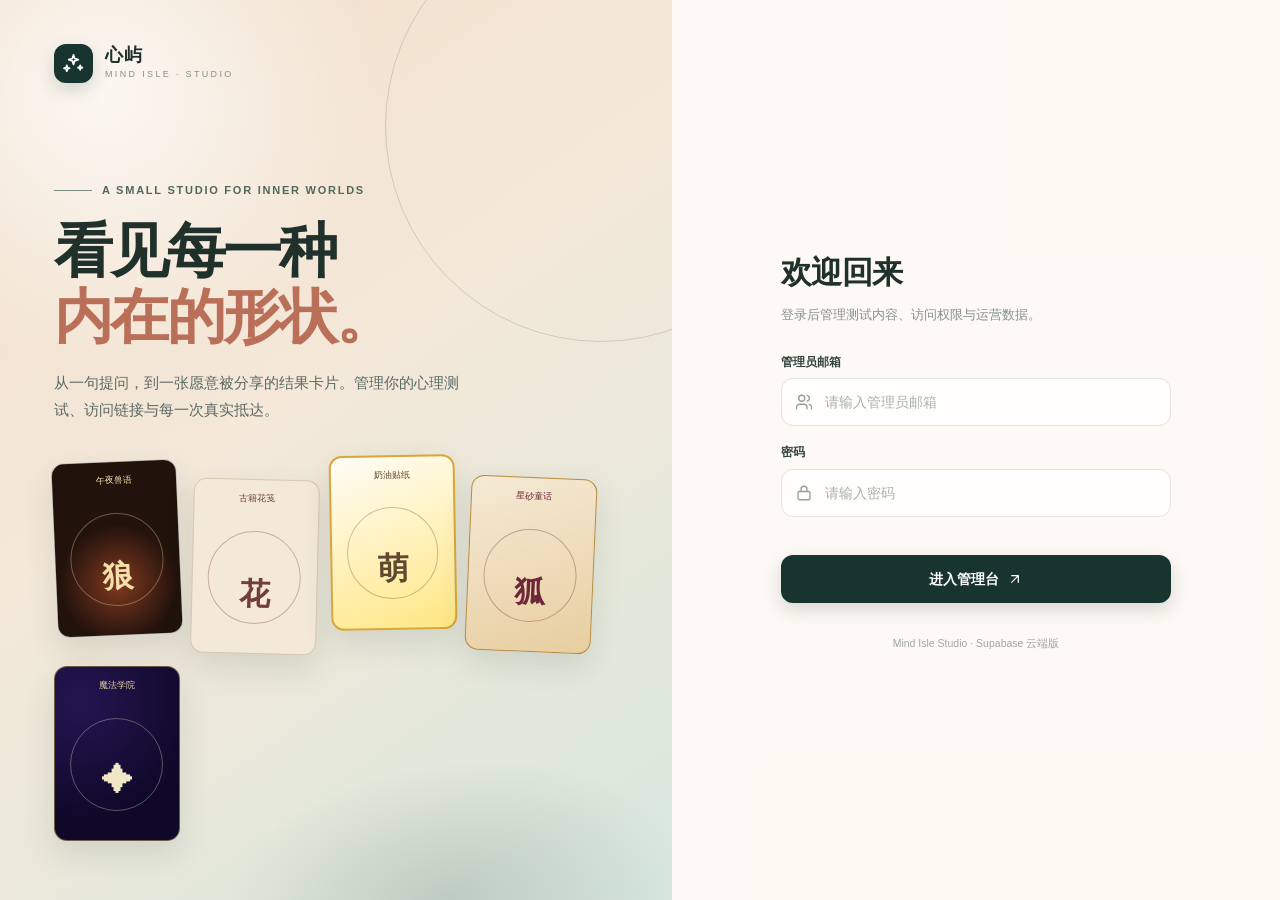
<file: index.html>
<!DOCTYPE html>
<html lang="zh-CN">
<head>
  <meta charset="UTF-8">
  <meta name="viewport" content="width=device-width, initial-scale=1.0">
  <meta name="theme-color" content="#19322d">
  <title>心屿 Mind Isle · 心理测试管理台</title>
  <link rel="stylesheet" href="assets/styles.css">
</head>
<body>
  <div id="root"></div>
  <div id="modal-root"></div>
  <div id="toast-root" class="toast-root" aria-live="polite"></div>
  <script src="assets/scoring.js"></script>
  <script src="assets/question-bank.js"></script>
  <script src="assets/web-tests.js"></script>
  <script src="assets/cloud.js"></script>
  <script src="assets/html-import.js"></script>
  <script src="assets/app.js"></script>
</body>
</html>
</file>
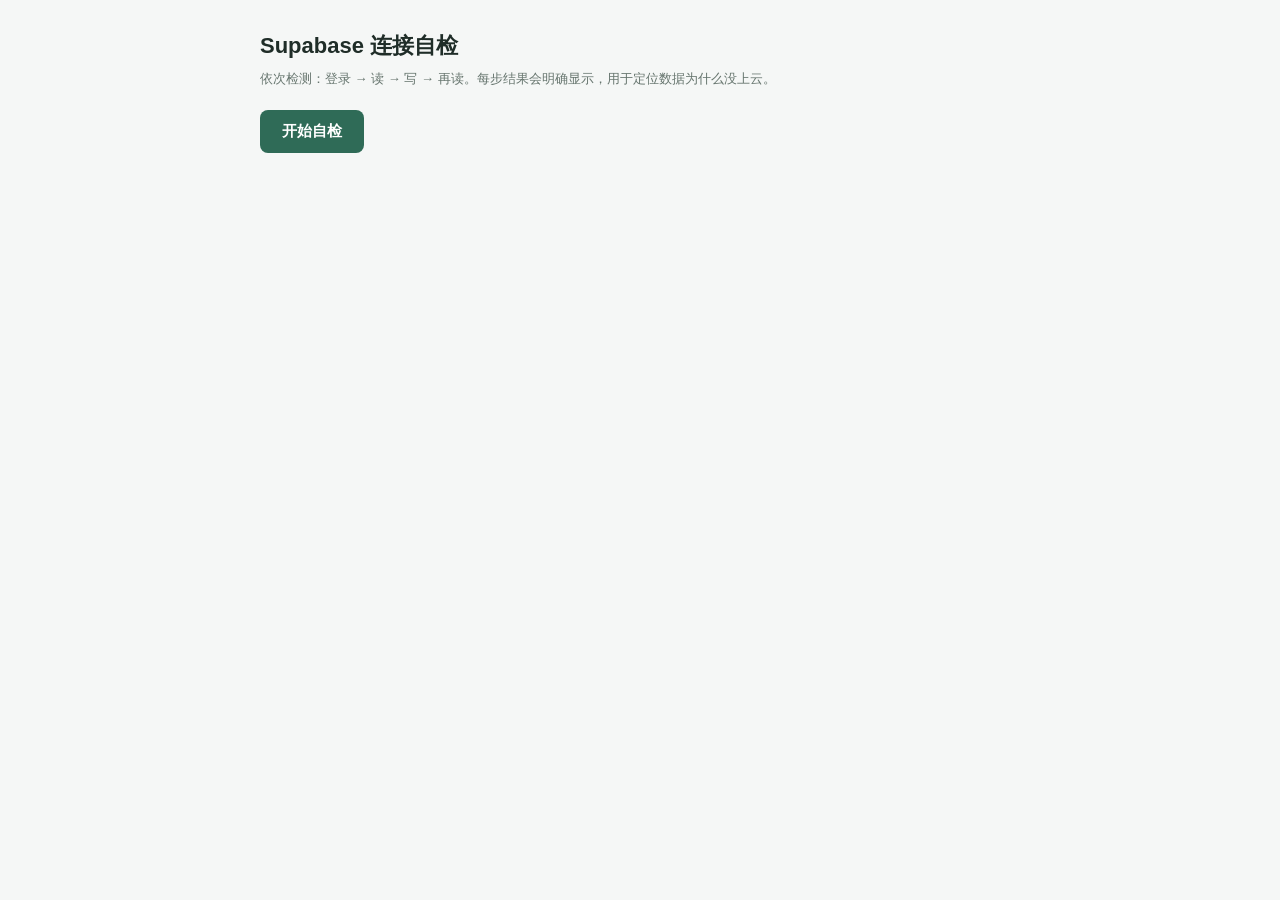
<file: diagnose.html>
<!DOCTYPE html>
<html lang="zh-CN">
<head>
<meta charset="UTF-8">
<meta name="viewport" content="width=device-width, initial-scale=1.0">
<title>Mind Isle · Supabase 连接自检</title>
<style>
  body{font-family:-apple-system,"Segoe UI",sans-serif;background:#f5f7f6;color:#1f2d28;padding:28px;max-width:760px;margin:auto;line-height:1.6}
  h1{font-size:22px;margin:0 0 6px}
  .sub{color:#66756e;font-size:13px;margin-bottom:20px}
  button{background:#2f6b57;color:#fff;border:0;border-radius:8px;padding:12px 22px;font-size:15px;font-weight:700;cursor:pointer}
  button:disabled{opacity:.5;cursor:default}
  .item{background:#fff;border:1px solid #dde5e0;border-radius:10px;padding:14px 16px;margin:12px 0;box-shadow:0 1px 3px rgba(0,0,0,.04)}
  .item b{display:block;font-size:14px;margin-bottom:4px}
  .ok{border-left:5px solid #2f9e68}.err{border-left:5px solid #c94f4f}.wait{border-left:5px solid #bbb}
  pre{white-space:pre-wrap;word-break:break-all;font-size:12px;color:#4a5a53;margin:6px 0 0}
  code{background:#eef2f0;padding:1px 5px;border-radius:4px}
</style>
</head>
<body>
  <h1>Supabase 连接自检</h1>
  <div class="sub">依次检测：登录 → 读 → 写 → 再读。每步结果会明确显示，用于定位数据为什么没上云。</div>
  <button id="run">开始自检</button>
  <div id="out"></div>

<script>
const URL='https://imkzvylogdiaqprnxurx.supabase.co';
const KEY='sb_publishable_3FUG7wjLpqgHROGEiyDngQ_QBgJl9V4';
const EMAIL='mlxx4235@cc.com', PASS='ysyqdzgnr666';
const out=document.getElementById('out');
function add(title,cls,detail){
  const d=document.createElement('div');d.className='item '+cls;
  d.innerHTML='<b>'+title+'</b><pre>'+detail+'</pre>';out.appendChild(d);
}
function baseHeaders(token){const h={'apikey':KEY,'Content-Type':'application/json'};if(token)h['Authorization']='Bearer '+token;return h;}
async function req(path,opt){
  opt=opt||{};
  const h=baseHeaders(opt.token);
  if(opt.prefer)h['Prefer']=opt.prefer;
  const r=await fetch(URL+path,{method:opt.method||'GET',headers:h,body:opt.body?JSON.stringify(opt.body):undefined});
  const t=await r.text();let j;try{j=t?JSON.parse(t):null;}catch(e){j=t;}
  if(!r.ok){const e=new Error((j&&(j.msg||j.message||j.error_description))||('HTTP '+r.status));e.status=r.status;throw e;}
  return j;
}
document.getElementById('run').onclick=async()=>{
  document.getElementById('run').disabled=true;out.innerHTML='';
  let token;
  // 1 login
  try{
    const j=await req('/auth/v1/token?grant_type=password',{method:'POST',body:{email:EMAIL,password:PASS}});
    token=j.access_token;
    add('1. 登录 Supabase','ok','成功 · token 长度 '+(token||'').length+' · role='+((j.user&&j.user.role)||'unknown'));
  }catch(e){add('1. 登录 Supabase','err','失败：'+e.message+'（HTTP '+(e.status||'?')+'）');document.getElementById('run').disabled=false;return;}
  // 2 read real row
  try{
    const rows=await req('/rest/v1/app_state?id=eq.1&select=id,payload,updated_at',{token});
    add('2. 读取 app_state 第 1 行','ok',rows&&rows.length?('有数据 · size='+JSON.stringify(rows[0].payload||{}).length+' · updated='+(rows[0].updated_at||'')):'空表（还没有数据）');
  }catch(e){add('2. 读取 app_state 第 1 行','err','失败：'+e.message+'（HTTP '+(e.status||'?')+'）');}
  // 3 write probe row 999
  const probe={ping:new Date().toISOString(),note:'diagnostic'};
  try{
    await req('/rest/v1/app_state',{method:'POST',token,body:[{id:999,payload:probe,updated_at:new Date().toISOString()}],prefer:'resolution=merge-duplicates,return=minimal'});
    add('3. 写入测试行 id=999','ok','写入成功');
  }catch(e){add('3. 写入测试行 id=999','err','失败：'+e.message+'（HTTP '+(e.status||'?')+'）');}
  // 4 read back probe
  try{
    const rows=await req('/rest/v1/app_state?id=eq.999&select=payload',{token});
    add('4. 回读测试行','ok',rows&&rows.length?('成功 · '+JSON.stringify(rows[0].payload)):'读不到（写入没生效）');
  }catch(e){add('4. 回读测试行','err','失败：'+e.message+'（HTTP '+(e.status||'?')+'）');}
  document.getElementById('run').disabled=false;
};
</script>
</body>
</html>
</file>
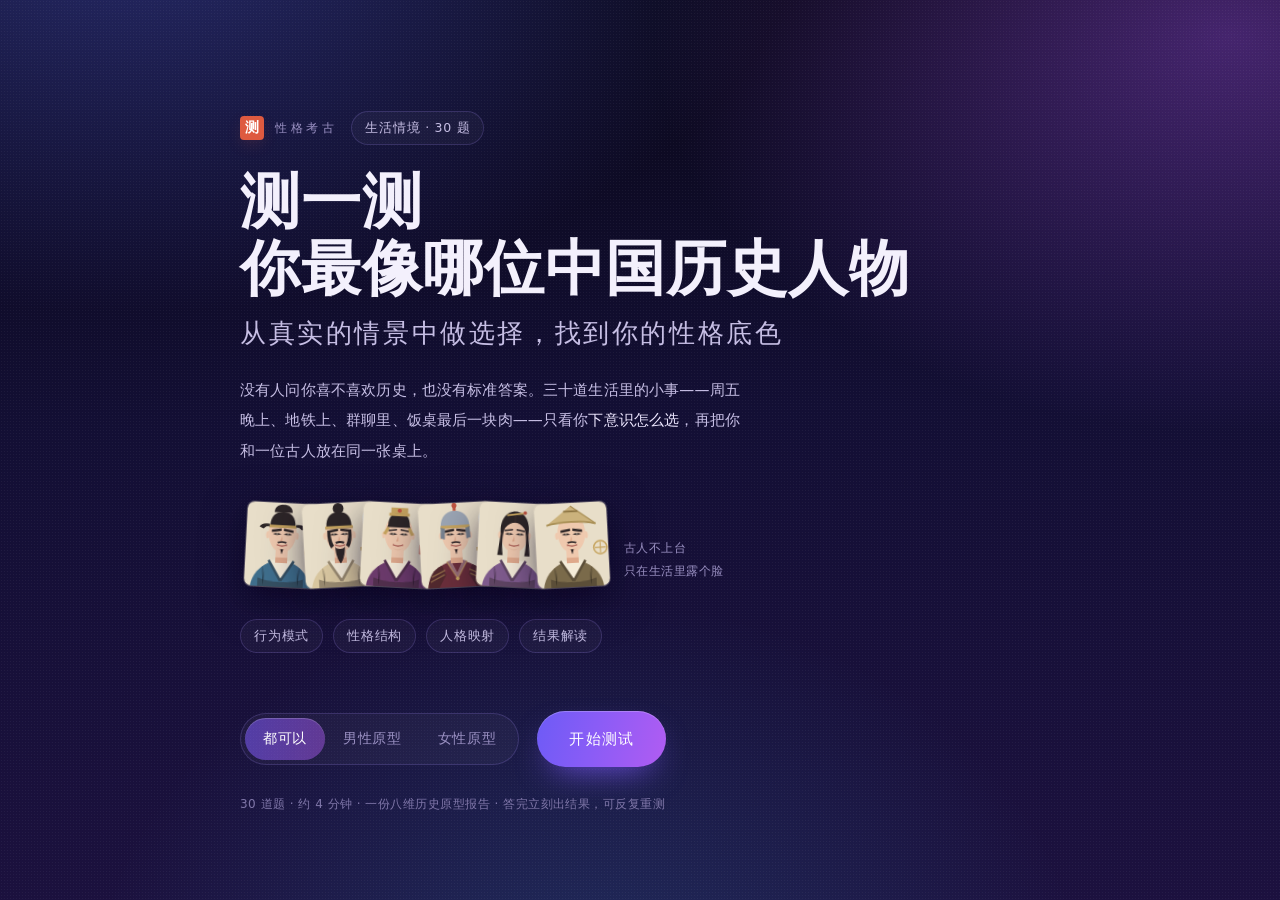
<file: t/history-figures.html>
<!DOCTYPE html>
<html lang="zh-CN">
<head>
<meta charset="utf-8">
<meta name="viewport" content="width=device-width, initial-scale=1">
<title>测一测｜你最像哪位中国历史人物</title>
<link rel="icon" href="data:image/svg+xml,%3Csvg xmlns='http://www.w3.org/2000/svg' viewBox='0 0 64 64'%3E%3Crect width='64' height='64' rx='14' fill='%23E2563E'/%3E%3Ctext x='32' y='46' font-size='32' font-family='serif' fill='%23fff' text-anchor='middle'%3E%E6%B5%8B%3C/text%3E%3C/svg%3E">
<link rel="preconnect" href="https://miaoda.feishu.cn">
<link rel="stylesheet" href="https://miaoda.feishu.cn/fonts/css2?family=Noto+Serif+SC:wght@400;600;700&amp;family=Noto+Sans+SC:wght@300;400;500;700&amp;display=swap">
<style>
@property --p{syntax:'<number>';inherits:false;initial-value:0}
:root{
  --ink:#F3F0FC;
  --ink-2:#C6BEE4;
  --ink-3:#9A90C2;
  --violet:#A78BFA;
  --violet-2:#7C5CFA;
  --violet-3:#5B4BE0;
  --cyan:#8EE7DA;
  --cinnabar:#DE5A40;
  --line:rgba(167,139,250,.20);
  --line-soft:rgba(167,139,250,.10);
  --panel:rgba(255,255,255,.04);
}
*{box-sizing:border-box}
html{-webkit-text-size-adjust:100%}
body{
  margin:0;color:var(--ink);
  font-family:"Noto Sans SC","PingFang SC","Microsoft YaHei",system-ui,sans-serif;
  font-size:15px;line-height:1.75;letter-spacing:.01em;
  background:#070515;min-height:100vh;overflow-x:hidden;
  -webkit-font-smoothing:antialiased;
}
::selection{background:rgba(168,85,247,.35);color:#fff}
:focus-visible{outline:2px solid #C4B5FD;outline-offset:3px}
h1,h2,h3,h4,p{margin:0}
button{font:inherit;color:inherit;background:none;border:none;cursor:pointer}

/* ---------- 背景层 ---------- */
.aurora{position:fixed;inset:0;z-index:0;pointer-events:none;
  background:
    radial-gradient(1100px 680px at 10% -12%, rgba(88,101,242,.40), transparent 62%),
    radial-gradient(900px 620px at 96% 4%, rgba(168,85,247,.36), transparent 64%),
    radial-gradient(760px 620px at 46% 112%, rgba(56,189,248,.16), transparent 66%),
    linear-gradient(178deg,#080616 0%,#120E33 46%,#1B103D 100%);
}
.aurora::after{content:"";position:absolute;inset:0;opacity:.05;
  background-image:radial-gradient(rgba(255,255,255,.9) .5px,transparent .6px);
  background-size:3px 3px}
.grain{position:fixed;inset:0;z-index:0;pointer-events:none;opacity:.20;mix-blend-mode:overlay;
  background-image:url("data:image/svg+xml;utf8,%3Csvg xmlns='http://www.w3.org/2000/svg' width='140' height='140'%3E%3Cfilter id='n'%3E%3CfeTurbulence type='fractalNoise' baseFrequency='.9' numOctaves='2'/%3E%3C/filter%3E%3Crect width='140' height='140' filter='url(%23n)' opacity='.45'/%3E%3C/svg%3E")}

.wrap{max-width:800px;margin:0 auto;padding:0 24px;position:relative;z-index:1}
.screen{display:none;min-height:100vh;position:relative;z-index:1}
.screen.on{display:block;animation:screenIn .45s ease both}
@keyframes screenIn{from{opacity:0;transform:translateY(8px)}to{opacity:1;transform:none}}

/* ---------- 通用小件 ---------- */
.sealmark{display:inline-flex;align-items:center;gap:11px;font-size:12px;letter-spacing:.30em;color:var(--ink-3)}
.sealmark b{width:24px;height:24px;border-radius:4px;background:var(--cinnabar);display:grid;place-items:center;
  color:#fff;font-family:"Noto Serif SC",serif;font-size:14px;font-weight:600;letter-spacing:0;box-shadow:0 6px 18px -8px rgba(222,90,64,.9)}
.pill{display:inline-block;border:1px solid var(--line);border-radius:999px;padding:5px 13px;font-size:12.5px;
  color:var(--ink-2);letter-spacing:.06em;background:rgba(255,255,255,.03);white-space:nowrap}
.btn{display:inline-flex;align-items:center;justify-content:center;gap:10px;
  padding:15px 32px;border-radius:999px;font-size:15px;font-weight:500;letter-spacing:.08em;
  background:linear-gradient(104deg,#6D5BF6 0%,#8B5CF6 46%,#B15CF2 100%);
  color:#fff;box-shadow:0 14px 34px -14px rgba(124,92,250,.95),inset 0 1px 0 rgba(255,255,255,.22);
  transition:transform .18s ease,box-shadow .18s ease,filter .18s ease}
.btn:hover{transform:translateY(-2px);filter:saturate(1.08)}
.btn:active{transform:translateY(0) scale(.99)}
.btn-ghost{display:inline-flex;align-items:center;gap:7px;padding:9px 16px;border-radius:999px;
  border:1px solid var(--line);color:var(--ink-2);font-size:13px;transition:.18s}
.btn-ghost:hover{border-color:rgba(196,181,253,.55);color:#fff;background:rgba(255,255,255,.05)}
.divider{height:1px;background:linear-gradient(90deg,transparent,var(--line),transparent);border:0;margin:0}

/* ---------- 启动页 ---------- */
.intro{min-height:100vh;display:flex;flex-direction:column;justify-content:center;
  padding:clamp(44px,8vh,88px) 0 clamp(28px,5vh,48px)}
.kicker{display:flex;align-items:center;gap:14px;flex-wrap:wrap}
.h1{font-family:"Noto Serif SC","Songti SC",serif;font-weight:700;
  font-size:clamp(36px,7.8vw,60px);line-height:1.12;letter-spacing:.015em;margin:24px 0 0}
.h1 .thin{display:block;font-weight:400;font-size:clamp(20px,3.4vw,26px);color:var(--ink-2);
  letter-spacing:.10em;margin-top:16px;font-family:"Noto Sans SC",sans-serif}
.sub{margin-top:26px;max-width:34em;color:var(--ink-2);font-size:15px;line-height:2.05}
.sub strong{color:#EDE7FF;font-weight:500}
.metas{display:flex;flex-wrap:wrap;gap:10px;margin-top:26px}
.avatars{display:flex;align-items:flex-end;margin:36px 0 6px;padding-left:6px}
.avatars .av{width:clamp(52px,15vw,72px);margin-left:clamp(-14px,-3vw,-6px);border-radius:7px;overflow:hidden;
  box-shadow:0 0 0 1px rgba(232,222,201,.28),0 12px 24px -12px rgba(10,4,32,.75);
  filter:drop-shadow(0 10px 20px rgba(10,4,32,.5));transition:transform .3s ease}
.avatars .av:first-child{margin-left:0}
.avatars .av:hover{transform:translateY(-6px)}
.avatars .av svg{display:block;width:100%;height:auto}
.avatars .cap{margin-left:16px;font-size:12px;color:var(--ink-3);line-height:1.9;letter-spacing:.04em;padding-bottom:4px}
.startbox{margin-top:58px;display:flex;flex-wrap:wrap;align-items:center;gap:18px}
.seg{display:inline-flex;padding:4px;border-radius:999px;border:1px solid var(--line);background:rgba(255,255,255,.035)}
.seg button{padding:9px 18px;border-radius:999px;font-size:13.5px;color:var(--ink-3);letter-spacing:.05em;transition:.2s}
.seg button[aria-pressed="true"]{background:linear-gradient(100deg,rgba(124,92,250,.55),rgba(177,92,242,.45));
  color:#fff;box-shadow:inset 0 1px 0 rgba(255,255,255,.18)}
.intro-foot{margin-top:22px;font-size:12px;color:#7F76A8;letter-spacing:.04em;line-height:1.9}

/* ---------- 答题页 ---------- */
.quiz{padding:0 24px 70px}
.qhead{position:sticky;top:0;z-index:6;padding:20px 0 14px}
.qhead::before{content:"";position:absolute;inset:0;left:50%;width:100vw;transform:translateX(-50%);z-index:-1;
  background:linear-gradient(180deg,rgba(9,7,26,.95) 0%,rgba(9,7,26,.74) 62%,rgba(9,7,26,0) 100%);
  -webkit-backdrop-filter:blur(10px);backdrop-filter:blur(10px)}
.qhead-row{display:flex;align-items:center;justify-content:space-between;gap:14px}
.qcount{font-family:"Noto Serif SC",serif;font-size:13px;letter-spacing:.14em;color:var(--ink-3)}
.qcount b{color:#E9E3FF;font-size:19px;font-weight:600}
.pbar{height:2px;margin-top:13px;border-radius:2px;background:rgba(255,255,255,.10);overflow:hidden}
.pbar i{display:block;height:100%;width:0;border-radius:2px;
  background:linear-gradient(90deg,#6366F1,#A855F7 70%,#C084FC);transition:width .4s cubic-bezier(.2,.7,.3,1)}
.qbody{padding-top:clamp(22px,5vh,44px);animation:qIn .42s cubic-bezier(.2,.7,.3,1) both}
@keyframes qIn{from{opacity:0;transform:translateY(16px)}to{opacity:1;transform:none}}
.qno{font-size:12px;letter-spacing:.22em;color:var(--ink-3)}
.qtext{font-family:"Noto Serif SC",serif;font-size:clamp(21px,3.5vw,26px);line-height:1.6;
  font-weight:600;margin:12px 0 6px;letter-spacing:.02em}
.qhint{font-size:12.5px;color:#8F85B8;letter-spacing:.04em;margin-bottom:26px}
.opts{display:grid;gap:12px}
.opt{display:flex;align-items:flex-start;gap:14px;width:100%;text-align:left;
  padding:15px 18px;border-radius:15px;border:1px solid rgba(167,139,250,.20);
  background:linear-gradient(180deg,rgba(255,255,255,.05),rgba(255,255,255,.016));
  color:#EAE5FA;font-size:15px;line-height:1.6;letter-spacing:.01em;
  transition:transform .16s ease,border-color .16s ease,background .16s ease,box-shadow .16s ease;
  animation:optIn .38s cubic-bezier(.2,.7,.3,1) both}
.opt:nth-child(1){animation-delay:.02s}.opt:nth-child(2){animation-delay:.06s}
.opt:nth-child(3){animation-delay:.10s}.opt:nth-child(4){animation-delay:.14s}
@keyframes optIn{from{opacity:0;transform:translateY(10px)}to{opacity:1;transform:none}}
.opt:hover{transform:translateY(-1px);border-color:rgba(196,181,253,.48);background:linear-gradient(180deg,rgba(255,255,255,.075),rgba(255,255,255,.02))}
.opt .idx{flex:0 0 auto;width:24px;height:24px;border-radius:50%;display:grid;place-items:center;
  border:1px solid rgba(196,181,253,.36);font-family:"Noto Serif SC",serif;font-size:12px;color:#C9BEF2;
  transition:.18s}
.opt.sel{border-color:rgba(206,190,255,.75);
  background:linear-gradient(102deg,rgba(106,88,246,.42),rgba(177,92,242,.30));
  box-shadow:0 0 0 1px rgba(206,190,255,.25),0 14px 34px -16px rgba(124,58,237,.9)}
.opt.sel .idx{background:#C9BEF2;color:#140C2E;border-color:transparent}
.qfoot{display:flex;align-items:center;justify-content:space-between;margin-top:28px;gap:12px}
.qfoot .hint{font-size:12px;color:#7E74A6;letter-spacing:.04em}
.linkbtn{font-size:13px;color:var(--ink-3);letter-spacing:.06em;padding:8px 2px;transition:.16s}
.linkbtn:hover{color:#fff}
.linkbtn[disabled]{opacity:.35;cursor:not-allowed}

/* ---------- 结果页 ---------- */
.result{padding:clamp(30px,6vh,54px) 24px 80px}
.topbar{display:flex;align-items:center;justify-content:space-between;margin-bottom:26px}
.chapter{margin-top:clamp(44px,7vh,64px)}
.chapter-h{display:flex;align-items:center;gap:12px}
.chap-no{font-family:"Noto Serif SC",serif;font-size:12px;letter-spacing:.12em;color:var(--cinnabar)}
.chap-t{font-size:12.5px;letter-spacing:.26em;color:var(--ink-3)}
.chapter-h i{flex:1;height:1px;background:linear-gradient(90deg,var(--line),transparent)}

.hero-res{display:grid;grid-template-columns:1fr;gap:26px;margin-top:26px}
.hero-card{position:relative;padding:26px 24px 24px;border-radius:22px;overflow:hidden;
  border:1px solid rgba(196,181,253,.26);
  background:linear-gradient(160deg,rgba(88,101,242,.16),rgba(177,92,242,.12) 55%,rgba(255,255,255,.03));
  box-shadow:0 30px 70px -40px rgba(90,60,220,.85)}
.hero-card::after{content:"";position:absolute;inset:0;pointer-events:none;opacity:.30;
  background:radial-gradient(600px 300px at 85% -20%,rgba(196,181,253,.55),transparent 70%)}
.hero-inner{position:relative;display:flex;gap:20px;align-items:center;flex-wrap:wrap}
.portrait{width:clamp(126px,30vw,150px);flex:0 0 auto;border-radius:9px;overflow:hidden;
  background:#E8DEC9;box-shadow:0 0 0 1px rgba(255,255,255,.16),0 20px 44px -18px rgba(12,6,36,.92)}
.portrait svg{display:block;width:100%;height:auto}
.pname{display:block;text-align:center;font-family:"Noto Serif SC",serif;font-size:12px;line-height:1.3;
  letter-spacing:.18em;text-indent:.18em;color:#4A3F2C;background:#DCCFB6;padding:7px 0 8px;
  border-top:1px solid rgba(74,63,44,.18)}
.hero-meta{flex:1;min-width:170px}
.hero-lab{font-size:10.5px;letter-spacing:.24em;color:#A99BD8;margin-bottom:8px}
.hero-name{font-family:"Noto Serif SC",serif;font-size:clamp(30px,6vw,40px);font-weight:700;line-height:1.15;letter-spacing:.04em}
.hero-era{font-size:12.5px;color:#B6ABDC;letter-spacing:.10em;margin-top:8px}
.ring{margin-left:auto;--p:0;position:relative;width:104px;height:104px;flex:0 0 auto;border-radius:50%;
  display:grid;place-items:center;
  background:conic-gradient(from -90deg,#8B5CF6 0 calc(var(--p)*1%),rgba(255,255,255,.09) calc(var(--p)*1%) 100%);
  transition:--p 1s ease}
.ring::before{content:"";position:absolute;inset:6px;border-radius:50%;background:#160F33}
.ring .rv{position:relative;text-align:center;line-height:1.1}
.ring .rv b{font-family:"Noto Serif SC",serif;font-size:28px;font-weight:600;display:block}
.ring .rv span{font-size:10.5px;letter-spacing:.14em;color:var(--ink-3)}
.tags{display:flex;flex-wrap:wrap;gap:8px;margin-top:18px}
.tag{font-size:12.5px;letter-spacing:.06em;padding:5px 12px;border-radius:999px;
  border:1px solid rgba(196,181,253,.30);color:#DCD2FA;background:rgba(196,181,253,.10)}
.portrait-quote{margin-top:20px;font-family:"Noto Serif SC",serif;font-size:15px;color:#D9D1F7;
  line-height:1.9;padding-left:14px;border-left:2px solid rgba(222,90,64,.55)}
.slogan-box{position:relative;margin-top:26px;padding:22px 22px 20px;border-radius:16px;
  border:1px dashed rgba(255,255,255,.20);background:rgba(255,255,255,.045)}
.slogan-lab{font-size:11px;letter-spacing:.22em;color:#A79CCB}
.slogan-txt{font-family:"Noto Serif SC",serif;font-size:clamp(19px,3.6vw,23px);line-height:1.7;
  color:#fff;margin-top:8px;letter-spacing:.02em}
.copybtn{margin-top:14px;font-size:12px;color:#B8ACDF;letter-spacing:.10em;display:inline-flex;gap:8px;align-items:center;
  border-bottom:1px solid rgba(184,172,223,.4);padding-bottom:2px}
.copybtn:hover{color:#fff;border-color:rgba(255,255,255,.7)}

.blk{margin-top:30px}
.blk h3{font-family:"Noto Serif SC",serif;font-size:16px;font-weight:600;letter-spacing:.04em;
  color:#E7E0FF;display:flex;align-items:center;gap:9px}
.blk h3::before{content:"";width:3px;height:13px;border-radius:2px;background:linear-gradient(180deg,#A78BFA,#5B4BE0)}
.blk p{margin-top:11px;color:#C7BFE6;font-size:14.8px;line-height:2.0;letter-spacing:.015em}
.blk p strong{color:#F3EEFF;font-weight:500}
.blk.egg{background:rgba(255,255,255,.045);border-radius:16px;padding:20px 20px 18px;
  border:1px solid rgba(127,231,218,.18)}
.blk.egg h3::before{background:linear-gradient(180deg,#8EE7DA,#38BDF8)}
.blk.egg p{color:#BFE6E2}

.chart-card{margin-top:24px;padding:22px 18px 16px;border-radius:18px;
  border:1px solid var(--line-soft);background:linear-gradient(180deg,rgba(255,255,255,.045),rgba(255,255,255,.012))}
.chart-head{display:flex;align-items:baseline;justify-content:space-between;gap:12px;flex-wrap:wrap;padding:0 4px}
.chart-head h4{font-family:"Noto Serif SC",serif;font-size:14.5px;font-weight:600;letter-spacing:.06em;color:#E6DFFF}
.legend{display:flex;gap:14px;font-size:11.5px;color:var(--ink-3);letter-spacing:.06em}
.legend i{display:inline-block;width:9px;height:9px;border-radius:2px;margin-right:6px;vertical-align:1px}
.legend .ly{background:linear-gradient(140deg,#8B5CF6,#C084FC)}
.legend .lt{background:#7FD7E8;opacity:.9}
.radar-wrap{margin-top:8px;display:flex;justify-content:center}
.radar-wrap svg{width:100%;max-width:400px;height:auto}
.topdims{display:grid;gap:8px;margin-top:6px;padding:0 6px}
.topdim{display:flex;align-items:center;gap:10px;font-size:12.5px;color:#BEB4DD}
.topdim b{font-family:"Noto Serif SC",serif;font-weight:600;color:#F0EAFF;font-size:13px;width:4.4em}
.topdim i{flex:1;height:4px;border-radius:99px;background:rgba(255,255,255,.08);overflow:hidden;font-style:normal}
.topdim i span{display:block;height:100%;border-radius:99px;background:linear-gradient(90deg,#6D5BF6,#C084FC)}
.topdim em{font-style:normal;font-family:"Noto Serif SC",serif;font-size:12px;color:#9E93C6;width:2.6em;text-align:right}

.cmp{margin-top:20px;display:grid;gap:15px}
.cmp-row{display:grid;grid-template-columns:62px 1fr 66px;gap:12px;align-items:center}
.cmp-lab{font-family:"Noto Serif SC",serif;font-size:13px;color:#D6CDF3;letter-spacing:.04em}
.cmp-bars{display:grid;gap:5px}
.bar{height:7px;border-radius:99px;background:rgba(255,255,255,.07);overflow:hidden}
.bar i{display:block;height:100%;width:0;border-radius:99px;
  transition:width .9s cubic-bezier(.2,.7,.3,1)}
.bar.you i{background:linear-gradient(90deg,#7C5CFA,#C084FC)}
.bar.ta i{background:linear-gradient(90deg,rgba(94,234,212,.55),rgba(56,189,248,.85))}
.cmp-v{font-family:"Noto Serif SC",serif;font-size:12px;color:#B6AAD8;text-align:right;letter-spacing:.02em}
.cmp-v span{color:#7FD7E8}

.paras{margin-top:12px;display:grid;gap:26px}
.para-lab{display:flex;align-items:center;gap:10px;font-size:12px;letter-spacing:.16em;color:#9C92BC}
.para-lab b{font-family:"Noto Serif SC",serif;color:#DCD1F7;font-size:12.5px;font-weight:500;letter-spacing:.10em}
.para-lab i{flex:0 0 auto;width:16px;height:1px;background:rgba(196,181,253,.5)}
.para p{margin-top:10px;color:#C9C1E7;font-size:15px;line-height:2.1;letter-spacing:.015em}
.para p strong{color:#F2ECFF;font-weight:500}

.sixgrid{display:grid;grid-template-columns:repeat(3,minmax(0,1fr));gap:8px 10px;margin-top:14px}
.sg{display:flex;align-items:baseline;justify-content:space-between;gap:6px;padding:8px 11px;border-radius:10px;
  border:1px solid rgba(167,139,250,.16);background:rgba(255,255,255,.028);min-width:0}
.sg-n{font-family:"Noto Serif SC",serif;font-size:12px;color:#CFC5EC;letter-spacing:.04em;white-space:nowrap}
.sg-v{font-family:"Noto Serif SC",serif;font-size:13.5px;color:#EFE7FF;letter-spacing:.01em;white-space:nowrap}
.sg-v em{font-style:normal;font-size:11px;color:#7FD7E8;opacity:.85}
.insight{margin-top:14px;font-size:12.8px;color:#A99ECF;line-height:1.95;letter-spacing:.03em}
.insight b{color:#E6DEFF;font-weight:600}

.risk{margin-top:22px;padding:20px;border-radius:16px;
  border:1px solid rgba(222,90,64,.30);background:linear-gradient(180deg,rgba(222,90,64,.12),rgba(222,90,64,.03))}
.risk-lab{font-size:11px;letter-spacing:.22em;color:#F0A48F}
.risk p{margin-top:10px;color:#F0D8D0;font-size:14.5px;line-height:1.95}
.advice{margin-top:16px;padding:20px;border-radius:16px;
  border:1px solid rgba(167,139,250,.32);background:linear-gradient(180deg,rgba(124,92,250,.14),rgba(124,92,250,.03))}
.advice .risk-lab{color:#C8B6FF}
.advice p{color:#E0D9FA;margin-top:10px;font-size:14.5px;line-height:1.95}

.quotes{margin-top:22px;display:grid;gap:14px}
.quote{position:relative;padding:20px 22px;border-radius:14px;background:rgba(255,255,255,.035);
  border:1px solid var(--line-soft)}
.quote p{font-family:"Noto Serif SC",serif;font-size:clamp(16px,3.2vw,18px);line-height:1.8;
  color:#EDE6FF;letter-spacing:.02em}
.quotes .note{font-size:11.5px;color:#7E74A6;letter-spacing:.03em;line-height:1.8}

.second-line{margin-top:26px;font-size:13px;color:#A99ECF;letter-spacing:.04em;line-height:1.9;
  padding:14px 16px;border-radius:12px;border:1px dashed rgba(167,139,250,.22)}
.second-line b{color:#E6DEFF;font-weight:600}

.actions{margin-top:34px;display:flex;flex-wrap:wrap;gap:12px;align-items:center}
.actions .btn{padding:14px 26px}
.footnote{margin-top:30px;text-align:center;font-size:11.5px;color:#6F669A;letter-spacing:.05em;line-height:2}

/* ---------- toast ---------- */
.toast{position:fixed;left:50%;bottom:34px;transform:translate(-50%,14px);z-index:40;
  padding:11px 20px;border-radius:999px;font-size:13px;letter-spacing:.06em;color:#fff;
  background:rgba(30,20,64,.92);border:1px solid rgba(196,181,253,.35);
  box-shadow:0 16px 40px -18px rgba(0,0,0,.8);opacity:0;pointer-events:none;
  transition:opacity .25s ease,transform .25s ease}
.toast.on{opacity:1;transform:translate(-50%,0)}

/* ---------- 响应式 ---------- */
@media (min-width:720px){
  .hero-res{grid-template-columns:minmax(0,1fr)}
  .hero-inner{flex-wrap:nowrap}
  .hero-card{padding:30px 30px 28px}
  .rowline{grid-template-columns:104px 1fr;gap:18px;align-items:baseline;padding:22px 0}
  .rowline:first-child{padding-top:8px}
  .cmp-row{grid-template-columns:74px 1fr 78px;gap:16px}
  .intro-foot{margin-top:26px}
}
@media (max-width:560px){
  .portrait{width:96px}
  .hero-card{padding:22px 20px 20px}
  .hero-inner{gap:14px}
  .ring{width:84px;height:84px}
  .ring .rv b{font-size:22px}
  .hero-meta{min-width:104px}
}
@media (max-width:420px){
  .wrap{padding:0 18px}
  .opt{padding:14px 15px;font-size:14.5px;gap:11px}
  .cmp-row{grid-template-columns:54px 1fr 58px;gap:9px}
  .ring{width:92px;height:92px}
  .ring .rv b{font-size:24px}
  .startbox{gap:12px}
  .seg button{padding:8px 14px;font-size:12.5px}
}
@media (prefers-reduced-motion:reduce){
  *{animation-duration:.01ms !important;animation-delay:0ms !important;transition-duration:.01ms !important}
}
</style>
</head>
<body>
<div class="aurora" aria-hidden="true"></div>
<div class="grain" aria-hidden="true"></div>

<main id="app">
  <!-- ===== 启动页 ===== -->
  <section class="screen on" id="screenIntro">
    <div class="wrap intro">
      <div class="kicker">
        <span class="sealmark"><b>测</b>性格考古</span>
        <span class="pill">生活情境 · 30 题</span>
      </div>
      <h1 class="h1">测一测<br>你最像哪位<span style="white-space:nowrap">中国历史人物</span>
        <span class="thin">从真实的情景中做选择，找到你的性格底色</span>
      </h1>
      <p class="sub">没有人问你喜不喜欢历史，也没有标准答案。三十道生活里的小事——周五晚上、地铁上、群聊里、饭桌最后一块肉——只看你<strong>下意识怎么选</strong>，再把你和一位古人放在同一张桌上。</p>

      <div class="avatars" id="introAvatars"></div>
      <div class="metas">
        <span class="pill">行为模式</span>
        <span class="pill">性格结构</span>
        <span class="pill">人格映射</span>
        <span class="pill">结果解读</span>
      </div>

      <div class="startbox">
        <div class="seg" id="sexSeg" role="group" aria-label="选择原型性别">
          <button type="button" data-sex="all" aria-pressed="true">都可以</button>
          <button type="button" data-sex="m" aria-pressed="false">男性原型</button>
          <button type="button" data-sex="f" aria-pressed="false">女性原型</button>
        </div>
        <button class="btn" id="startBtn" type="button">开始测试</button>
      </div>
      <p class="intro-foot">30 道题 · 约 4 分钟 · 一份八维历史原型报告 · 答完立刻出结果，可反复重测</p>
    </div>
  </section>

  <!-- ===== 答题页 ===== -->
  <section class="screen" id="screenQuiz">
    <div class="wrap quiz">
      <div class="qhead">
        <div class="qhead-row">
          <button class="linkbtn" id="homeBtn" type="button">← 返回首页</button>
          <span class="qcount"><b id="qNow">01</b> / 30</span>
        </div>
        <div class="pbar"><i id="pBar"></i></div>
      </div>
      <div id="qMount"></div>
    </div>
  </section>

  <!-- ===== 结果页 ===== -->
  <section class="screen" id="screenResult">
    <div class="wrap result" id="resultRoot"></div>
  </section>
</main>

<div class="toast" id="toast" role="status" aria-live="polite"></div>

<script>
/* =========================================================
   一、题库
   ========================================================= */
const QUESTIONS = [
  {q:'周五晚上十点，朋友突然喊你出门。', o:[
    {t:'鞋都穿好了，走', w:{k:2,l:1}},
    {t:'先问清楚都有谁、去哪、几点回', w:{y:2,d:1}},
    {t:'嘴上说不去，半小时后出现在店里', w:{g:2,k:1}},
    {t:'真不去，今晚我另有安排', w:{j:2,l:1}}]},
  {q:'一桌菜上齐，你的筷子先伸向', o:[
    {t:'最中间那道硬菜', w:{j:2,k:1}},
    {t:'先给旁边的人夹一筷', w:{g:2,z:1}},
    {t:'看谁吃得最香，我跟哪个', w:{d:2,g:1}},
    {t:'先尝一口，判断这顿值不值', w:{y:2,d:1}}]},
  {q:'一件谁都不想接的活，落到你面前。', o:[
    {t:'接下来，边做边学', w:{k:2,z:1}},
    {t:'先把人手、资源、deadline 问清楚', w:{y:2,j:1}},
    {t:'我接，但丑话说在前头', w:{j:2,b:1}},
    {t:'先想清楚这事到底值不值得做', w:{d:2,l:1}}]},
  {q:'群里有人发了句阴阳怪气的话，像在说你。', o:[
    {t:'直接问：哪句让你不舒服', w:{j:2,b:1}},
    {t:'打个圆场，把话题岔开', w:{g:2,y:1}},
    {t:'不回，心里已经把这人归了类', w:{d:2,l:1}},
    {t:'私聊他，先弄清发生了什么', w:{g:2,d:1}}]},
  {q:'你手机相册里最多的是', o:[
    {t:'天空、云、路边奇怪的东西', w:{d:2,k:1}},
    {t:'和朋友家人的合照', w:{g:2,b:1}},
    {t:'自己做的饭、手工、作品', w:{k:2,y:1}},
    {t:'截屏：灵感、清单、待办', w:{y:2,d:1}}]},
  {q:'地铁上被踩了一脚，对方没道歉。', o:[
    {t:'看他一眼，等他先开口', w:{j:2,d:1}},
    {t:'算了，谁都有赶时间的时候', w:{g:2,z:1}},
    {t:'直接说：你踩到我了', w:{b:2,j:1}},
    {t:'往旁边挪半步，事情结束', w:{l:2,y:1}}]},
  {q:'出发前一天，目的地来了台风。', o:[
    {t:'当天改路线，备选方案早想过了', w:{j:2,y:1}},
    {t:'走不了就原地玩，雨里也有意思', w:{k:2,g:1}},
    {t:'先把票、酒店、退改一条条对齐', w:{y:2,d:1}},
    {t:'有点扫兴，更想找人一起吐槽', w:{b:2,g:1}}]},
  {q:'一个团队里，你默认是那个', o:[
    {t:'拍板的人', w:{j:2,z:1}},
    {t:'记得每个人状态的人', w:{g:2,d:1}},
    {t:'想新玩法的人', w:{k:2,b:1}},
    {t:'盯进度、算成本的人', w:{y:2,z:1}}]},
  {q:'忽然被推上台讲两句。', o:[
    {t:'接过来就讲，讲完再说', w:{j:2,b:1}},
    {t:'先抛个笑话把场子热起来', w:{b:2,k:1}},
    {t:'三句话讲完重点，下台', w:{y:2,d:1}},
    {t:'手心出汗，但还是讲完了', w:{z:2,j:1}}]},
  {q:'深夜刷到一个陌生城市的视频。', o:[
    {t:'收藏，想着总有一天要去', w:{k:2,l:1}},
    {t:'顺手查了机票和那几天天气', w:{y:2,j:1}},
    {t:'翻评论，看当地人在说什么', w:{d:2,g:1}},
    {t:'转发给那个会跟我一起去的人', w:{g:2,b:1}}]},
  {q:'你的成果，被人说是他的。', o:[
    {t:'当场把过程讲清楚', w:{j:2,b:1}},
    {t:'不吵，把证据发到该发的地方', w:{d:2,y:1}},
    {t:'先私下问他到底怎么想的', w:{g:2,d:1}},
    {t:'算了，下次我留痕', w:{l:2,y:1}}]},
  {q:'你更想住进', o:[
    {t:'一个人也能活得很好的小屋', w:{l:2,d:1}},
    {t:'随时有人来串门的房子', w:{g:2,b:1}},
    {t:'有点旧、但有很多故事的地方', w:{d:2,b:1}},
    {t:'能自己改造、越住越像自己的', w:{k:2,y:1}}]},
  {q:'第一次见一个人，你先注意到', o:[
    {t:'他说话时手在做什么', w:{d:2,g:1}},
    {t:'他穿什么、用什么', w:{y:2,d:1}},
    {t:'他开口的第一句话', w:{b:2,d:1}},
    {t:'他让你觉得舒服还是紧绷', w:{g:2,l:1}}]},
  {q:'周五下班前，领导丢来一句「周一再说」。', o:[
    {t:'周末先把框架想好', w:{z:2,y:1}},
    {t:'周一早上再动，周末是我的', w:{l:2,j:1}},
    {t:'先问清楚到底要做到什么程度', w:{d:2,y:1}},
    {t:'当天就做完，图个清净', w:{j:2,z:1}}]},
  {q:'心事你更愿意告诉', o:[
    {t:'一个认识很久的人', w:{g:2,z:1}},
    {t:'一个不熟但很会听的人', w:{g:2,d:1}},
    {t:'写下来，谁都不知道', w:{l:2,b:1}},
    {t:'谁都不说，自己消化', w:{l:2,j:1}}]},
  {q:'排了半小时队，有人直接插到前面。', o:[
    {t:'直接说：队尾在后面', w:{j:2,b:1}},
    {t:'先看工作人员管不管', w:{d:2,y:1}},
    {t:'算了，我不缺这点时间', w:{g:2,l:1}},
    {t:'拍张照，发群里吐槽', w:{b:2,k:1}}]},
  {q:'一件你从没做过的事，交给你。', o:[
    {t:'先接下来，缺什么补什么', w:{z:2,k:1}},
    {t:'先做个最小版本试水', w:{k:2,d:1}},
    {t:'把能想到的坑先列一遍', w:{d:2,y:1}},
    {t:'找做过的人聊半小时', w:{y:2,g:1}}]},
  {q:'朋友讲了个你没听懂的梗。', o:[
    {t:'笑，然后问「什么意思」', w:{b:2,g:1}},
    {t:'跟着笑，回头自己查', w:{d:2,l:1}},
    {t:'当场把它接过去，讲得更好笑', w:{b:2,k:1}},
    {t:'直接说没听懂，让他重讲', w:{j:2,b:1}}]},
  {q:'旅行时你更想', o:[
    {t:'走到没有路的地方看看', w:{k:2,l:1}},
    {t:'在老街坐一下午，什么都不干', w:{d:2,b:1}},
    {t:'和当地人吃顿饭、聊几句', w:{g:2,b:1}},
    {t:'行程排满，一天看五个点', w:{y:2,j:1}}]},
  {q:'做到一半，发现方向错了。', o:[
    {t:'立刻停，先算清要赔多少', w:{j:2,y:1}},
    {t:'先问最初要的是什么，再定新方向', w:{d:2,j:1}},
    {t:'换条路继续做，反正都到这了', w:{k:2,z:1}},
    {t:'告诉相关的人，一起决定', w:{z:2,g:1}}]},
  {q:'有人夸你「你人真好」。', o:[
    {t:'「也没有啦」，有点不好意思', w:{g:2,l:1}},
    {t:'「谢谢，我今天确实很努力」', w:{b:2,j:1}},
    {t:'「你怎么看出来的」', w:{d:2,g:1}},
    {t:'「那你可别欺负我」', w:{b:2,k:1}}]},
  {q:'选一家餐厅，你主要靠', o:[
    {t:'评分和人均', w:{y:2,d:1}},
    {t:'朋友推荐', w:{g:2,z:1}},
    {t:'路过觉得有意思就进', w:{k:2,l:1}},
    {t:'想吃哪一口，直接定', w:{j:2,y:1}}]},
  {q:'一场全是陌生人的聚会。', o:[
    {t:'先找一个能聊的，聊到底', w:{g:2,z:1}},
    {t:'在角落看一圈再决定', w:{d:2,l:1}},
    {t:'主动认识三个人', w:{k:2,b:1}},
    {t:'有事说事，说完就走', w:{y:2,l:1}}]},
  {q:'朋友上次借的钱还没还，又开口了。', o:[
    {t:'直接说：上次的还没清', w:{j:2,b:1}},
    {t:'借，但把话说清楚', w:{g:2,y:1}},
    {t:'找个理由推掉，关系还在', w:{y:2,d:1}},
    {t:'先问他最近是不是出事了', w:{g:2,d:1}}]},
  {q:'忽然空出一整天。', o:[
    {t:'列个清单，把攒的事清掉', w:{y:2,z:1}},
    {t:'出门，去哪都行', w:{k:2,l:1}},
    {t:'见一个很久没见的人', w:{g:2,b:1}},
    {t:'什么都不做，睡到自然醒', w:{l:2,d:1}}]},
  {q:'你会为了什么熬夜', o:[
    {t:'一个想不明白的问题', w:{d:2,l:1}},
    {t:'一个还没做完的作品', w:{k:2,z:1}},
    {t:'跟人聊天，聊到没话说', w:{g:2,b:1}},
    {t:'把明天的活先干完', w:{y:2,z:1}}]},
  {q:'别人给你提意见。', o:[
    {t:'先问他具体看到了什么', w:{d:2,g:1}},
    {t:'听完就改，改完再说', w:{z:2,j:1}},
    {t:'心里不服，但会想一整晚', w:{l:2,d:1}},
    {t:'当场把我的理由讲清楚', w:{b:2,j:1}}]},
  {q:'如果人生能「存档重来」一次。', o:[
    {t:'改一个当时不敢做的决定', w:{k:2,j:1}},
    {t:'把一段关系重新走一遍', w:{g:2,z:1}},
    {t:'回到某个下午，什么都不改', w:{d:2,b:1}},
    {t:'不改，我想看看重来一次会怎样', w:{j:2,l:1}}]},
  {q:'判断一件事，你最先靠', o:[
    {t:'直觉，说不上来但很准', w:{d:2,j:1}},
    {t:'数据、先例、别人怎么做', w:{y:2,d:1}},
    {t:'当事人的表情和语气', w:{g:2,d:1}},
    {t:'这事到底该不该做', w:{z:2,j:1}}]},
  {q:'回头看，你最想留住的是', o:[
    {t:'一次说走就走', w:{k:2,l:1}},
    {t:'一次扛下来的事', w:{z:2,j:1}},
    {t:'一次被读懂的瞬间', w:{g:2,d:1}},
    {t:'一次说服了所有人', w:{b:2,j:1}}]},
];

/* =========================================================
   二、人物库
   ========================================================= */
const FIGS = [
  {id:'sushi', name:'苏轼', sex:'m', era:'北宋 · 文坛顶流 / 资深被贬选手',
   tag:['乐天派','人间清醒','厨房实验家'],
   self:'一个把贬谪路走成美食地图的人。',
   dims:{j:78,g:92,k:85,d:88,b:95,y:60,l:82,z:70},
   av:{h:'scholar',b:1,r:'#3F6E8C',p:'gourd'},
   slogan:'生活把我按在地上，我顺便做了道菜。',
   why:'你和他像的地方不是才华，是那股「难过归难过，饭还是要好好吃」的劲儿。你对世界的好奇大于对输赢的执念，所以别人记住的是你的松弛——其实那是你自己一寸一寸修出来的。',
   egg:'隐藏技能：情绪修复极快。别人 emo 三天，你 emo 一顿夜宵就重启了。',
   mode: ['你和苏轼的共同底色，是把生活当成一道可以重新调味的菜。别人遇到坏消息先问「为什么是我」，你先问「那现在还能怎么办」。这种把处境当材料的习惯，让你在别人发慌的时候显得格外松弛。它不是天生好脾气，而是你很早就学会把情绪和事情分开放：难过归难过，饭还是要好好吃。所以你能在最难看的局面里找出一件小事来做好，也常常因此被误认为没心没肺。', '现实里，你常常是那个把气氛救回来的人。饭桌冷场你先起话头，同事把事情搞砸你先想怎么补，而不是先追究谁的责任。你的好相处不是没脾气，是你算过账：这点争执，不值得用掉一整晚的好心情。也正因为你退得快，很多本来该由别人道歉的事，最后都被你笑着带过去了。你不计较，但那些没说清的部分会在心里留一层薄薄的渣，等某个安静的时候自己浮上来。', '最近你大概正把某件不满意的事说成「算了」。说的时候语气很轻，夜里却会重新过一遍细节。你不是真的放下了，你只是还没找到既能表达不满、又不把关系弄僵的那种说法。你在等一个不尴尬的时机，可这种事往往没有不尴尬的时机，越等，它在你心里就越像一根拔不掉的刺。'],
   read: ['值得留意的是，太会自我消化，会让身边人误以为你不需要被照顾。乐观一旦变成默认设置，该谈的问题就容易被拖成旧账；你对世界宽容，对自己也宽容，于是有些事一直没被认真处理，包括你真正想要什么。更隐蔽的代价是，别人会把你的体谅当成理所当然，等你真的需要帮忙时，反而开不了口。', '挑一件你其实很在意的事，把它完整地说一次，不打包、不玩笑、也不用「其实也没关系」收尾。你会发现，直接表达并不会毁掉你的好人缘，反而会让关系更结实。真正在意你的人，宁愿被你麻烦一次，也不想看你一个人消化到最后，变得客气又疏远。'],
   lines:['一蓑烟雨任平生','也无风雨也无晴','人间有味是清欢']},

  {id:'libai', name:'李白', sex:'m', era:'唐 · 诗人 / 终身旅行家',
   tag:['自由意志','灵感体质','说走就走'],
   self:'一个把人生当长途旅行的人，行李越少越好。',
   dims:{j:82,g:70,k:98,d:72,b:96,y:45,l:96,z:55},
   av:{h:'bun',b:2,r:'#D9C7A0',p:'sword'},
   slogan:'我认真起来很强，只是我很少认真。',
   why:'你的底色是「不甘心被安排」。别人在算这条路稳不稳，你先想的是这条路好不好玩。你不是不能坚持，是很难对一件不让你发光的事坚持。',
   egg:'情绪浓度极高：高兴能飞到天上，低落也落得很深，但你恢复得快，像天气。',
   mode: ['你和李白相同的底色，是不甘心被安排。别人在算这条路稳不稳，你先想这条路好不好玩。你不是不能坚持，是很难对一件不让你发光的事长期坚持，这也是你换方向特别快的原因。你对「闷」的耐受度极低，一进那种一眼能看到三年后的日子，你就会本能地想走开。所以你的路通常是跳跃的，故事却比同龄人多得多。', '现实里，你常常是场子里最先起头的那个人，一句话就能把气氛点着；也常常是第二天最早消失的那个。你把「体验」排在「完成」前面，所以生活密度很高，但收尾的部分总要有人替你补。你不是不在乎那些人，你只是很容易被下一个更亮的东西带走；等你想起来回头，场面已经散了，你也不太知道该怎么接上。', '你现在可能卡在两个选项之间：一个体面，一个心动。你嘴上说在权衡，其实心里早有答案，只是在等一个能说服自己承担后果的理由。你也清楚，如果这次再选体面，那种「我本来可以」的念头会跟着你很多年，在每次疲惫的时候冒出来。'],
   read: ['你的风险在于开局爆发力极强、收尾容易松：想法说得漂亮，后续跟进常靠记性。自由过了头，会让人觉得你不靠谱；而你对「被管」的抗拒，有时也会误伤真正关心你的人。更麻烦的是，你很容易把「我还没准备好」当成不去开始的借口，一拖就拖成遗憾。', '给你的热爱配一副续航：选一件小事，做到有人能验收的程度。做完一件，比再开三个新坑更能证明你，也更能让你自己安心。别人记住的从来不是你开过多少个头，而是你有没有完整地交出过一件东西。'],
   lines:['天生我材必有用','长风破浪会有时','仰天大笑出门去']},

  {id:'dufu', name:'杜甫', sex:'m', era:'唐 · 诗人 / 人间记录员',
   tag:['共情过载','责任感','老实人'],
   self:'一个把别人的苦也背在身上的人。',
   dims:{j:55,g:96,k:60,d:88,b:84,y:40,l:65,z:92},
   av:{h:'scholar',b:2,r:'#6B6F8A',p:'scroll'},
   slogan:'我没什么大本事，就是见不得别人难过。',
   why:'你的共情是身体性的——别人说没事，你看一眼就知道有没有事。你不太会拒绝，也不太会邀功，所以你常常做最多的事、拿最少的分。',
   egg:'你的眼泪阈值很低，但你都偷偷处理，从不现场掉。',
   mode: ['你和杜甫的共同底色，是对他人的处境有近乎本能的在意。别人说「没事」，你看一眼就知道有没有事。你不太会拒绝，也不太会邀功，所以你常常做最多的事、拿最少的分。这种敏感不是软弱，你只是很难在看见别人的难处之后，装作没看见地走开。哪怕那个人跟你并不熟，你也会在心里替他多想两句。', '现实里，你习惯把最重的那部分往自己身上挪。聚餐你负责照顾所有人，散场你负责最后走，出事你负责先顶上。你很少说「我不方便」，因为那句话在你心里比干活还难开口。时间久了，你甚至养成一种奇怪的安慰方式：只要别人舒服了，你就默认自己也没事，好像累是可以补发的，委屈是可以过期的。', '最近你有点累，是那种说不上哪里累的累。不是事太多，是你已经很久没有过一个不用撑着、也不用回消息的下午了。你还在照常回每一句「在吗」，只是回完之后会对着屏幕多停几秒，然后告诉自己，等这阵子忙完就好了。'],
   read: ['长期把别人的情绪排在前面，会养成委屈也不说的习惯；帮得太多，反而容易被当成理所当然。你的共情很珍贵，但它需要边界，否则你会先被自己耗空。还有一种更轻的损耗：你替所有人考虑，于是没有人需要替你考虑，连你自己都慢慢忘了该怎么提要求。', '练习一句「这次我不方便」，说的时候不必解释三遍。你不欠任何人一份随时待命；真正的善良，是能长期供应的那一种。把要帮的人排少一点，你会发现剩下那些关系反而更干净，也更愿意反过来接住你。'],
   lines:['安得广厦千万间','烽火连三月，家书抵万金','会当凌绝顶，一览众山小']},

  {id:'caocao', name:'曹操', sex:'m', era:'东汉末 · 政治家 / 实干派',
   tag:['目标感','执行力','不怕背锅'],
   self:'一个先把事做成、再解释的人。',
   dims:{j:96,g:55,k:90,d:88,b:82,y:92,l:85,z:80},
   av:{h:'crown',b:2,r:'#4A2F6B',p:'seal'},
   slogan:'我不太会讨人喜欢，但我能把事办成。',
   why:'你和他的相似点在「结果导向」：你不太在乎过程好不好看，在乎事情有没有往前走。你能在信息不全的时候做决定，这个能力很稀缺，也很孤独。',
   egg:'你嘴上说「随便」，其实每个细节都有预案。',
   mode: ['你和曹操的相似点在结果导向：不太在乎过程好不好看，在乎事情有没有往前走。你能在信息不全的时候做决定，这个能力很稀缺，也很孤独，因为拍板的人永远比执行的人少。你不怕被误解，你怕的是事情停在原地等一个完美的方案。只要方向对，你愿意先上路，边走边修。', '现实里，会开到一半别人还在铺垫，你已经把结论摆上桌；关键时刻你愿意背锅，也愿意为结果得罪人。你不擅长哄人，但你会在真正要塌的时候把人保住，这一点身边的人心里有数。只是你的耐心有限，对反复解释同一件事会有明显的不耐烦，那种不耐烦藏不住，别人看一眼就懂。', '你正处在想再往上走一步的阶段。手上这些事都能转，只是还没找到那个值得你把全部压上去的方向，所以最近常有使不上劲的空转感。你不太愿意承认这种空转，宁可先多接两件小事把时间填满，也不肯让自己看起来在等。'],
   read: ['效率优先的时候，你容易忽略人的感受，被误读成冷；也容易把「我能扛」慢慢变成「都我来」，最后累的是你，怨的也是你。你的果断在顺境里是优势，在人心浮动时可能变成压力。你越是想快点把事推过去，越容易把没说完的话留成隔阂。', '每次拍板前多花三十秒，问一句「还有谁会被影响」，并且真的把这句问出口。你不需要变得更软，只需要让别人确认自己没有被当成工具；一句多说的解释，往往能省掉后面三次返工。'],
   lines:['老骥伏枥，志在千里','山不厌高，海不厌深','青青子衿，悠悠我心']},

  {id:'zhugeliang', name:'诸葛亮', sex:'m', era:'三国 · 谋士 / 全能管家',
   tag:['结构化大脑','操心命','兜底的人'],
   self:'一个把所有人的事都写进自己日程表的人。',
   dims:{j:88,g:74,k:78,d:96,b:76,y:90,l:70,z:95},
   av:{h:'scholar',b:1,r:'#E4DCC8',p:'fan'},
   slogan:'我不是聪明，我是把每种可能都想过一遍。',
   why:'你和他一样，靠「提前想到」获得安全感。别人看到你的从容，看不到你在心里演过多少遍最坏的情况。你不太求助，因为你觉得解释成本太高。',
   egg:'你有一个只有自己知道的后备方案库，连旅行都备两套。',
   mode: ['你和诸葛亮一样，靠提前想到来获得安全感。别人看到的是你的从容，看不到你在心里演过多少遍最坏的情况。你不太求助，因为你觉得解释一遍的成本，比自己做完还高。你脑子里常备三套方案，连别人可能问的问题都提前想好了答案，于是你看起来总是反应很快，其实只是准备得很久。', '现实里，你常常是最后兜底的那个人：事情顺利时没人记得你，事情出岔子时所有人找你。你把标准守得很紧，也顺手把别人的责任接了过来，于是你越来越忙，别人越来越闲。你不是不会分工，是看着别人做得慢，忍不住自己上手，然后一边上手一边心疼那半天的时间。', '你在超负荷运转，但嘴上还在说「没事我可以」。你缺的从来不是能力，是把一部分事交出去、并且允许别人做得没你好的那种底气。你也隐约知道，一旦真放手，有些事就真的会以八十分交出去，而那八十分里，恰好有你在意的部分。'],
   read: ['过度负责会养出依赖：你替别人做三次，第四次他就默认该你做。什么都自己扛，也迟早会有一次撑不住，而那次往往发生在最关键的时候。你越想保证不出错，越容易成为唯一那个不能出错的人，而这本身就是最大的风险。', '把「我来」换成「你来，我看」。教别人一次，比替他做十次划算；允许事情以八十分完成，你才腾得出手去做那件只有你能做的事。你不是在放弃标准，你是在把标准用在更值得的地方。'],
   lines:['鞠躬尽瘁，死而后已','静以修身，俭以养德','非淡泊无以明志，非宁静无以致远']},

  {id:'wangyangming', name:'王阳明', sex:'m', era:'明 · 思想家 / 实战派',
   tag:['知行合一','内驱力','不内耗'],
   self:'一个先把自己搞明白、再去搞定世界的人。',
   dims:{j:84,g:82,k:92,d:96,b:80,y:62,l:88,z:88},
   av:{h:'scholar',b:1,r:'#3B4E7A',p:'brush'},
   slogan:'想不通的事，我不硬想，我去做。',
   why:'你的特别之处是「不内耗」——不是没有情绪，是情绪来了也不耽误行动。你相信答案在现场不在脑子里，所以别人还在讨论，你已经出发。',
   egg:'你有一种很稳的自我校准能力：错一次就改，不改第二次。',
   mode: ['你和王阳明的共同点是知行合一：情绪来了不耽误行动，想不通就先去现场。你相信答案在做事的过程里，而不是在脑子里反复推演，所以别人还在讨论，你已经出门了。你对「想清楚再动」这套说法没什么耐心，因为你看过太多想得很清楚却始终没动的人，也吃过犹豫的亏。', '现实里，你是那种说着说着就站起来的人。别人以为你冲动，其实你心里已经走过一遍；你不太需要别人批准才行动，代价是偶尔会跑得比队伍快半步。你不喜欢开会超过半小时，也觉得反复确认是一种浪费，只是这种干脆落在慢节奏的人身上，会有点像催促。', '你正卡在一个「知道该做、但还没动手」的关口。缺的不是方法，是一个开始的理由，或者是一个允许自己失败的许可。你甚至已经把第一步想好了，连第一步之后的两步都想好了，只是还没让自己真的迈出去。'],
   read: ['太相信自己的判断，会让你听不进慢一点的建议；对自己要求高，也容易顺手把同一套标准套到别人身上。你的笃定在顺的时候是光，在逆的时候可能是封闭。你越确信自己是对的，越容易错过那个本来能提醒你的人。', '给自己留一点「不必立刻想通」的时间，有些答案是走一段路才长出来的。也给身边人留一句「你怎么看」，那不会削弱你的判断，只会增加你的选项。真正稳的人，不怕被补充。'],
   lines:['知行合一','破山中贼易，破心中贼难','此心光明，亦复何言']},

  {id:'liubang', name:'刘邦', sex:'m', era:'秦末汉初 · 开国皇帝',
   tag:['会用人','越挫越勇','不拘小节'],
   self:'一个自己不算最强，却能把最强的人凑到一块的人。',
   dims:{j:92,g:80,k:86,d:78,b:74,y:88,l:60,z:82},
   av:{h:'crown',b:2,r:'#6B3E2E',p:'sword'},
   slogan:'我打不过你，但我能找来打得过你的人。',
   why:'你的核心能力不是「最能干」，而是「最会让别人愿意帮你」。你看人很准，也放得下身段，这在很多人身上是稀缺的。',
   egg:'你的「没事」背后通常已经有主意了，只是不想现在说。',
   mode: ['你和刘邦的核心能力不是「最能干」，而是「最能让别人愿意帮你」。你看人很准，也放得下身段，这两件事同时具备的人很少，因为它们要求你既自信，又不那么在乎面子。你心里有一张很实际的名册，谁擅长什么、谁会在什么环节掉链子，你都记得，而且不太说出口。', '现实里，你擅长在混乱里把人心拢住。别人争功劳的时候，你先想这摊子接下来怎么走；你也愿意在关键时刻把位置让给更合适的人，这让跟着你的人觉得有奔头。你不太纠结谁对谁错，更在意这件事还能不能往下做，所以你能在别人还在生气的时候先把局面稳住。', '你正处在重新组队的时期：旧的搭子散了，新的人还没磨合好。你嘴上说都行，其实心里在默默给每个人打分。你知道谁只是暂时的过客，也清楚自己还没有真正能托底的那一位，所以这段时间你比平时更愿意自己先扛一段。'],
   read: ['太会借力，容易在关键节点依赖别人；不拘小节久了，会让人觉得你不靠谱。你还有一种隐藏成本：因为太会用人，身边的人常不知道自己被你放在什么位置，久了就会有人心里不平，而你往往最后一个察觉。', '把「谁会帮我」换成「我能给别人什么」。关系是双向的，别只在需要时出现；也把感谢说得具体一点，那是成本最低、回报最高的一笔投入。你不需要变得细致，只需要让帮你的人知道自己被看见了。'],
   lines:['大风起兮云飞扬','威加海内兮归故乡','安得猛士兮守四方']},

  {id:'lishimin', name:'李世民', sex:'m', era:'唐 · 皇帝 / 少年统帅',
   tag:['大格局','听得进话','能扛事'],
   self:'一个把「被指出错误」当成日常训练的人。',
   dims:{j:94,g:72,k:90,d:86,b:70,y:88,l:75,z:90},
   av:{h:'crown',b:1,r:'#3B5B8C',p:'seal'},
   slogan:'我不怕你说我不对，我怕没人敢说。',
   why:'你身上有一种「装得下不同意见」的气度。你不一定脾气好，但你知道什么对事有用。你能在压力下保持清醒，这是很多人练不出来的。',
   egg:'你真正的软肋是「怕辜负」——怕对不起跟着你的人。',
   mode: ['你和李世民身上有一种装得下不同意见的气度。你不一定脾气好，但你知道什么对事有用。你能在压力下保持清醒，不是因为没有情绪，而是因为关键时刻你能把情绪让位给判断。你听得进难听的话，也分辨得出哪些难听是真问题、哪些只是别人在借题发挥。', '现实里，你在团队中像定海神针：不抢话，但一开口大家就安静。你愿意听难听的话，也愿意为判断承担后果，这让别人愿意把真话告诉你，这在成年人的世界里非常少见。你的威慑从来不在音量，而在你说过的话都能兑现，所以你的沉默比别人的强调更有分量。', '你正处在从「自己冲」到「带人冲」的转折点。你还在适应不必每件事都亲自上，也在学着接受别人做得不如你，但方向是对的。你偶尔还是会忍不住下场，做完之后又提醒自己退回来，这个过程比想象中更耗神。'],
   read: ['要求高又习惯自己扛，容易把身边人养成执行者而不是伙伴；强势的时候，你也可能听不进软话，把「我这是为你好」当成不必解释的理由。你越是把责任揽在自己身上，别人越没有机会长成能和你并肩的人。', '把「我来定」偶尔换成「你怎么看」，并且真的等对方说完。你缺的从来不是判断力，是更多愿意和你一起扛的人。让别人参与决定，是成本最低的忠诚投资。'],
   lines:['以铜为镜，可以正衣冠','水能载舟，亦能覆舟','疾风知劲草，板荡识诚臣']},

  {id:'xinqiji', name:'辛弃疾', sex:'m', era:'南宋 · 词人 / 将领',
   tag:['热血未冷','文武双修','憋着一口气'],
   self:'一个把刀和笔都磨得很亮的人。',
   dims:{j:90,g:86,k:82,d:80,b:90,y:58,l:76,z:94},
   av:{h:'helmet',b:1,r:'#6B2E3A',p:'sword'},
   slogan:'我写词不是因为闲，是因为有些话没处说。',
   why:'你和他的共同点是「不服」。你不太会把不甘心挂在嘴上，但你会把它变成行动——多练一点，多做一点，多撑一会儿。',
   egg:'你表面最会开玩笑，心里最较真。',
   mode: ['你和辛弃疾的共同点是「不服」。你不太把不甘心挂在嘴上，但你会把它变成行动：多练一点，多做一点，多撑一会儿。你的努力里有一层别人看不见的赌气，你在跟一个不在场的人较劲，可能是某个否定过你的人，也可能是那个曾经放弃过的自己。', '现实里，你在别人眼中「有才又好玩」，只有你自己知道，你在拿兴趣抵住某种焦虑。你开会时最会缓和气氛，散会后又最较真地复盘每一句话，想自己刚才是不是又说多了、是不是又被人看轻了。你不太需要别人夸，你需要的是有人认真对待你说的话。', '你有一段被搁置的热情，还在心里亮着。你嘴上说「随便」，其实一直在等一个能把它用上的机会，甚至已经悄悄准备好了。你怕的不是失败，是把它拿出来之后被人轻慢地评价一句，所以宁可先藏着。'],
   read: ['憋太久容易一次性爆发，伤人伤己；对自己狠，也容易对身边人失望。你把标准定得很高，于是很多本来不错的东西，在你眼里都差一口气。这股劲让你走得比多数人远，也让你比别人更难感到满足。', '把那句「我本来可以」换成「我现在就开始」。你不用等到被谁看见才值得；先用一件小事，把那口气顺出来，哪怕做得不完美。你先给自己一次完成的经验，比再攒十次准备都有用。'],
   lines:['醉里挑灯看剑','了却君王天下事，赢得生前身后名','蓦然回首，那人却在，灯火阑珊处']},

  {id:'yuefei', name:'岳飞', sex:'m', era:'南宋 · 将领',
   tag:['硬骨头','纪律感','说到做到'],
   self:'一个把自己要求得比别人更狠的人。',
   dims:{j:90,g:80,k:68,d:74,b:70,y:55,l:78,z:98},
   av:{h:'helmet',b:0,r:'#8C3B3B',p:'sword'},
   slogan:'我说到的事就会做到；做不到的，我不会说。',
   why:'你的底色是「信」。你答应的事会记很久，你也会因为别人不守约而难受很久。你的可靠不是性格，是选择。',
   egg:'你对「公平」的敏感度远超常人，看到不公你是真的会睡不着。',
   mode: ['你的底色是「信」。答应的事会记很久，别人不守约你也会难受很久。你的可靠不是性格，是选择：你清楚守信的成本，最后还是选了守信。你不太擅长给自己找台阶，也很少在事后把承诺重新解释一遍，因为在你看来，那等于把话说轻了。', '现实里，你是那个「交给他就放心」的人。别人靠情绪推动，你靠标准推动；你不会临时改口，也不会为了好看把话说满，所以你的承诺在团队里是有重量的。代价是，别人也常常把最难啃的部分默认交给你，而你几乎不会说不，只会默默把它加进自己的清单。', '你可能正处在付出和回报不太对等的时期。嘴上说不在意，心里记得很清楚，只是你不会用抱怨的方式表达，而是把它变成更用力地做事。你甚至会用更高的标准来证明自己没被影响，这种证明别人看不见，只有你自己知道有多累。'],
   read: ['标准太高，容易把关系变成考核；不会转弯，会在不值得的事上消耗自己。你对公平的敏感是优点，但世界并不总按公平运行，这一点会让你反复受伤。你越把「应该」当成底线，越容易在别人随意的做法里感到被冒犯。', '把「应该」换成「值得」。不是所有战场都要你去守，也不是所有人都配得上你的认真；学会退出，和学会坚持一样重要。你要留一点力气，给那些真的会回应你的人。'],
   lines:['三十功名尘与土，八千里路云和月','莫等闲，白了少年头','文臣不爱钱，武臣不惜死']},

  {id:'xuxiake', name:'徐霞客', sex:'m', era:'明 · 旅行家 / 地理考察者',
   tag:['野路子','好奇心驱动','不怕吃苦'],
   self:'一个把「想去看看」当成正经事的人。',
   dims:{j:74,g:62,k:92,d:86,b:70,y:50,l:98,z:60},
   av:{h:'hat',b:1,r:'#7A6A4A',p:'compass'},
   slogan:'我的安全感，长在路上的。',
   why:'你和他像的地方是「待不住」。不是浮躁，是你的能量来自移动——换个地方、换个视角，你就活了。',
   egg:'你有一种奇怪的能力：在陌生城市里比在自家小区还认路。',
   mode: ['你和徐霞客像的地方是「待不住」。不是浮躁，是你的能量来自移动：换个地方、换个视角，你就活了。你在熟悉的环境里会慢慢变钝，一出门反而清醒，连话都变多。你很难跟人解释这件事，因为听起来像借口，但你确实需要新的风景，才能重新有劲。', '现实里，你不太爱讲道理，更爱讲「我那次在……」。你的说服力来自亲身经历，不来自观点；你也常常是那个先把路线踩出来、再回来讲给别人听的人。你的故事很多，但落到具体执行时，会显得有点散，别人听完觉得精彩，却不太知道你到底要做什么。', '你心里有一条还没走的路线，最近总在深夜冒出来。你已经在查票价、看天气，只是还没找到一个可以名正言顺出发的理由。你知道一旦定下日期，很多事情就得跟着改动，而那种改动比出发本身更让你犹豫。'],
   read: ['讨厌被约束，容易在需要长期投入的事上中途转场；自由惯了，也会让亲近的人没有安全感。你的世界很大，但大世界也需要一个能回去的地方，否则你会慢慢发现，自己一直在移动，却哪里都没有留下。', '挑一件你愿意为之停留三年的事。远方不会跑，但深度需要时间；先把一件事做深，你的自由才会有分量，而不只是逃跑。真正让人踏实的，是你知道自己随时能走，但选择留下。'],
   lines:['丈夫当朝碧海而暮苍梧','吾荷一锹来，何处不可埋吾骨','路在脚下，不在图上']},

  {id:'taoyuanming', name:'陶渊明', sex:'m', era:'东晋 · 诗人 / 隐士',
   tag:['低欲望','边界感','自洽'],
   self:'一个把「不干了」说得体面的人。',
   dims:{j:58,g:82,k:66,d:90,b:84,y:40,l:96,z:62},
   av:{h:'hat',b:1,r:'#5A7A6B',p:'gourd'},
   slogan:'我不是躺平，我是换了个我认的赛道。',
   why:'你的内核是「不将就」。你可以吃苦，但不愿吃没有意义的苦。你看得清很多事的荒诞，所以选择把力气留给喜欢的东西。',
   egg:'你的社交电量很低，但一旦认了谁，能处很多年。',
   mode: ['你的内核是「不将就」。你能吃苦，但不愿吃没有意义的苦。你看得清很多事的荒诞，所以选择把力气留给喜欢的东西，这不是清高，是你算过投入产出之后的决定。你对「热闹但空」的场合有一种生理性的疲惫，坐在里面会想去窗边站一会儿。', '现实里，你是那种安静退场的人。不解释、不撕破脸，只是慢慢不出现了。你的社交电量很低，但一旦认了谁，能处很多年；你的关系少而结实。别人觉得你突然就淡了，其实你已经在心里告别过很多次，只是没说出口。', '你正在给自己的人生做减法，删掉了一些人、一些局，也删掉了一些自我要求。删的时候很痛快，删完之后偶尔会有一点空，那种空不是后悔，是习惯被腾出来了，暂时还没有东西填进去。'],
   read: ['退得太快，机会也会跟着退；「我不在乎」说多了，会真的失去争取的能力。你用不争保护自己，但也可能因此错过那些必须伸手才能够到的东西。淡泊久了，人容易连自己想要什么都懒得想。', '保留一件你愿意为之争一争的事。清高很好，但别让它变成躲；你可以不解释，但至少要让自己知道，你还在乎什么。那件事不用体面，但要是你真心想要的。'],
   lines:['采菊东篱下，悠然见南山','不为五斗米折腰','悟已往之不谏，知来者之可追']},

  {id:'baijuyi', name:'白居易', sex:'m', era:'唐 · 诗人 / 生活家',
   tag:['人间烟火','共情力','会过日子'],
   self:'一个把诗写得像聊天、把日子过得像样的人。',
   dims:{j:70,g:90,k:74,d:82,b:90,y:82,l:68,z:78},
   av:{h:'scholar',b:1,r:'#8A6B4A',p:'brush'},
   slogan:'我的浪漫，是把日子过明白。',
   why:'你和他的相似点是「落地」。你不喜欢悬空的大道理，你更在意今天这顿饭、这个人、这件事有没有被照顾好。',
   egg:'你是那种「看着随和，其实很有主张」的人，底线清楚，只是不吵。',
   mode: ['你和白居易的相似点是「落地」。你不喜欢悬空的大道理，更在意今天这顿饭、这个人、这件事有没有被照顾好。你的善意是可执行的，不是一种姿态。你也因此不太能忍受那种开完会什么都没变的场合，对你来说，讨论如果没有落到一个具体动作上，就等于没有发生。', '现实里，你会记得朋友的忌口、同事的难处，也会在关键时刻把话说得让人舒服。你看着随和，其实很有主张，底线清楚，只是不吵。你习惯先照顾场面，把自己的不满往后排，排到最后常常就没了，等你想起来的时候，气已经散了，只剩一点闷。', '你在平衡「想做的事」和「该做的事」，最近更偏向后者，有点不甘心。你已经很久没有为自己安排一件纯粹高兴的事了，连计划都在心里改成了「等这阵忙完」，而那阵忙完似乎总在下个月。'],
   read: ['太会照顾场面，容易委屈真实想法；什么都想周全，最后最不周全的是你自己。你习惯先让别人舒服，久而久之，别人也默认你会让，连你自己都开始把退让当成一种性格。', '每个月留一件「只为自己」的事，不需要有用，也不需要理由。你先把自己过好，才有力气照顾别人；这不自私，这是续航。能长期对别人好的人，往往是因为自己也过得不差。'],
   lines:['同是天涯沦落人，相逢何必曾相识','野火烧不尽，春风吹又生','晚来天欲雪，能饮一杯无']},

  {id:'zhangheng', name:'张衡', sex:'m', era:'东汉 · 天文学家 / 发明家',
   tag:['极客','钻牛角尖','动手派'],
   self:'一个遇到「为什么」就必须拆开看看的人。',
   dims:{j:66,g:60,k:94,d:94,b:68,y:72,l:86,z:70},
   av:{h:'scholar',b:0,r:'#4F6B6B',p:'compass'},
   slogan:'我不太会说话，但我能让它动起来。',
   why:'你的天赋是「把抽象问题具体化」。别人满足于知道，你想知道怎么做到。你的快乐来自「弄明白了」，不来自「被夸了」。',
   egg:'你有一种冷幽默：不主动讲，一讲就全场安静两秒，然后爆笑。',
   mode: ['你的天赋是把抽象的问题具体化。别人满足于知道，你还想知道怎么做到。你的快乐来自「弄明白了」，不来自「被夸了」，所以你常常安静地沉在一件别人觉得没必要的事里。你能为了一个细节反复试很多次，而向别人解释这件事本身，对你是一种消耗。', '现实里，你是那种默默把工具修好、把流程理顺的人。功劳常被记在别人头上，你也不太争；你不是不在乎，是觉得解释一遍比做完还累。你的沉默被当成同意，你的随和被当成没有意见，于是一些本该属于你的位置，被很自然地分掉了。', '你正沉迷一件别人看不懂的事，但它让你踏实。你也隐约知道，该找个人把它讲出来了，否则它永远只是你一个人的乐趣。你缺的不是能力，是一个愿意听完、并且不会中途打断你的人。'],
   read: ['专注过头会忽略身边的人；不擅长表达，容易在协作里被误读成冷淡。你把标准放在事情上，别人却把你的沉默理解成态度，这是你最常吃的亏。你不解释，别人就只能凭想象给你下结论。', '把你在做的事讲给一个外行听一次，讲到他听懂为止。能讲明白，才算真的做明白；也只有讲出来，你才能被正确地看见，你的能力也才有机会变成别人能用的东西。'],
   lines:['人生在勤，不索何获','君子不患位之不尊，而患德之不崇','浑天如鸡子，天体圆如弹丸']},

  {id:'zhuangzi', name:'庄子', sex:'m', era:'战国 · 思想家',
   tag:['脑洞','超脱','不按剧本'],
   self:'一个把人生当过家家的人。',
   dims:{j:46,g:80,k:88,d:98,b:82,y:30,l:96,z:40},
   av:{h:'bun',b:2,r:'#7B8FA8',p:'gourd'},
   slogan:'你们争的那个位置，我坐过，也就那样。',
   why:'你的能力是「抽身」——你能从一场争论里退出来，看见更荒诞也更大的东西。你不是不在乎，是知道在乎也没用。',
   egg:'你半夜会突然想通一件很遥远的事，然后第二天照样迟到。',
   mode: ['你的能力是「抽身」。你能从一场争论里退出来，看见更荒诞也更大的东西。你不是不在乎，是知道在乎也没用，所以选择把力气留给真正想做的事。你对别人的执念看得很清楚，也因此偶尔显得冷淡，其实你只是很难为一件自己不相信的事投入热情。', '现实里，你常被人说「想太多」，其实你只是比别人早看了一步。你在饭桌上话不多，一开口往往让全场安静两秒，然后有人笑出来。你的幽默是那种先让人愣一下、再回过味的类型，所以你不太适合快节奏的场合，需要一点点时间才显出来。', '你在某个局里已经「心不在此」了，只是还没找到体面的退出方式。你在等一个不必撕破脸的时机，也在悄悄试探别处的可能。你甚至在脑子里已经把告别的话演练过两遍，只是每次都删掉了最后那句。'],
   read: ['太超脱会显得不上心；什么都看破，容易错过真正值得投入的东西。你擅长站在高处看，但高处待久了，会忘记地面上的温度，也会慢慢失去为一件小事高兴的能力。', '挑一个人、一件事，认真一回，认真到有点不体面。看得开是本事，肯投入也是；两者都有的，才算真的自由。你可以随时抽身，但要先真的进去过一次。'],
   lines:['相濡以沫，不如相忘于江湖','子非鱼，安知鱼之乐','人生天地之间，若白驹之过隙']},

  {id:'zhenghe', name:'郑和', sex:'m', era:'明 · 航海家 / 船队统领',
   tag:['大气','组织力','见过世面'],
   self:'一个把「去看看更大的世界」做成正经事业的人。',
   dims:{j:88,g:78,k:90,d:76,b:66,y:94,l:70,z:90},
   av:{h:'helmet',b:0,r:'#2E5A6B',p:'compass'},
   slogan:'船大不大不重要，敢不敢开出去才重要。',
   why:'你的长处是「带得动人」。你不是最耀眼的那种人，但你能让一群人相信这趟值得走。你稳，你也扛得住远路。',
   egg:'你对「远方」没有恐惧，只有计划表。',
   mode: ['你的长处是带得动人。你不是最耀眼的那种人，但你能让一群人相信这趟值得走。你稳，也扛得住远路，这种「稳」在长时间的项目里比聪明更值钱。你不太需要被表扬，你需要的是队伍还在往前走，只要这一点在，你就能继续撑下去。', '现实里，你是混乱中还能把流程理出来的人。别人慌，你开始点名分工；别人争，你先定规则。你不抢镜头，但你是让船不掉头的那个人。你也很清楚，一旦你开始焦虑，整条船都会跟着晃，所以你把情绪收得很紧。', '你手上有一件「很久还没成」的事，你还在坚持，只是偶尔会怀疑值不值。你没跟人说过这份怀疑，因为你怕一说，队伍就散了。你把这个问题自己保管着，像保管一件不该带上船的东西，只在深夜拿出来看一眼。'],
   read: ['太能扛，容易忽略自己的极限；重承诺，容易被不值得的人消耗。你把队伍放在自己前面，久而久之，别人也忘了你也会累，连你自己都快忘了这件事需要被照顾。', '允许自己在半路补给一次。船长也需要靠岸；把「我没事」换成「我需要两天」，你会发现队伍并不会因此看轻你，反而会知道该怎么和你一起撑下去。'],
   lines:['船队在我手上，一个人都不能少','风浪大的时候，先稳船，再谈方向','敢出海的人，才有资格谈远方']},

  {id:'liqingzhao', name:'李清照', sex:'f', era:'宋 · 词人',
   tag:['表达力','爱憎分明','骨头很硬'],
   self:'一个把情绪写得比谁都准的人。',
   dims:{j:80,g:92,k:82,d:90,b:96,y:52,l:90,z:76},
   av:{h:'veil',b:0,r:'#7E5A8C',p:'brush'},
   slogan:'我柔情，但我不软弱。',
   why:'你的天赋是「精准命名情绪」。别人只知道难受，你能说清是哪一种难受。你心思细，但骨头硬；遇到不认同的事，宁可一个人，也不肯陪笑。',
   egg:'你的微醺文学浓度极高，喝到刚刚好时说的话，往往最真。',
   mode: ['你的天赋是精准命名情绪。别人只知道难受，你能说清是哪一种难受。你心思细，但骨头硬，遇到不认同的事，宁可一个人，也不肯陪笑。你对语言的敏感让你既容易被一句话伤到，也容易用一句话把别人说服，这两件事其实是同一种能力。', '现实里，你不太会当众发火，但你会写、会说、会记。你的反击通常是文字，而且一击到位；你的柔软只在亲近的人面前出现，那是一种挑过的柔软。你不喜欢把情绪当场摊开，更愿意过后用一句准确的句子收尾，所以你的很多话都在事后才说出口。', '你正处在「想通了但还有点舍不得」的状态里。理性跑在前面，情绪还在后面追，所以你一边做得很好，一边心里发酸。你甚至能清楚地说出自己为什么难受，却还是没法让它立刻过去，这种清醒反而让等待更难熬。'],
   read: ['情绪浓度高，容易把一时的失落放大成结论；对自己和别人都要求真，也容易因此受伤。你的锋利保护了你，也把一些人挡在了外面，有些人不是不在意你，是怕接不住你的真。', '允许表达有停顿。不是每一句真话都要立刻说出口，留一点给自己消化；也说几句不为了准确、只为了舒服的话，关系有时候需要一点模糊的余地。'],
   lines:['生当作人杰，死亦为鬼雄','此情无计可消除，才下眉头，却上心头','何须浅碧深红色，自是花中第一流']},

  {id:'wuzetian', name:'武则天', sex:'f', era:'唐 · 皇帝',
   tag:['强意志','掌控力','目标至上'],
   self:'一个从来不问「我配不配」的人。',
   dims:{j:98,g:62,k:94,d:92,b:82,y:96,l:88,z:86},
   av:{h:'crown',b:0,r:'#6B3A6B',p:'seal'},
   slogan:'我不是等机会的人，我是造机会的人。',
   why:'你和她的相似点是「不认命」。你对自己有极高的要求，也对「被安排」有天然的反感。别人还在犹豫时，你已经在把局面往手里收。',
   egg:'你的执行力有个副作用：身边的人会不自觉地开始听你的。',
   mode: ['你和她的相似点是「不认命」。你对自己要求极高，也对被安排有天然的反感。别人还在犹豫的时候，你已经在把局面往手里收，而且收得很自然。你很少把选择权交给别人，哪怕那个人是善意的，因为你知道一旦交出去，后面就要连解释都一起交出去。', '现实里，你不太解释，也不太诉苦。你的态度很干脆：做出来给你们看。这份笃定有一个副作用，身边的人会不自觉地开始听你的，而你很少觉得这有什么问题。你也确实做得比多数人好，这反而让反对的声音更少，让判断少了一层校验。', '你正处在要不要再往前一步的关口。风险你看得很清楚，只是还在算值不值；你不是怕输，你是怕赢了之后发现那并不是自己想要的东西。这个问题你想得很细，却一直没跟人说，因为说出来就等于承认自己也有不确定。'],
   read: ['强势久了，身边人会只敢顺从、不敢提醒；情绪藏得太好，容易在某个深夜一次性溃堤。你习惯自己消化，但消化不是没有代价的，那些没被处理的情绪不会消失，只会攒着。', '留一两个敢对你说「不」的人，并且真的听他们说完。真正的稳固不是没人反对，是有人敢反对；你不用变得柔软，只需要留一扇门，让提醒你的人能推得开。'],
   lines:['明朝游上苑，火急报春知','花须连夜发，莫待晓风吹','日月当空，照临下土']},

  {id:'huamulan', name:'花木兰', sex:'f', era:'北魏 · 传说人物 / 《木兰诗》',
   tag:['行动派','护短','能吃苦'],
   self:'一个先做事、再解释的人。',
   dims:{j:92,g:80,k:74,d:70,b:60,y:66,l:88,z:96},
   av:{h:'helmet',b:0,r:'#4B3F6B',p:'sword'},
   slogan:'该我上的时候，我不会往后站。',
   why:'你的底色是「顶上」。你不太会说漂亮话，但你会在最难的时候出现。你对家人朋友的保护欲很强，强到愿意替他们承担。',
   egg:'你有个隐藏设定：别人越说「你不行」，你越要做成。',
   mode: ['你的底色是「顶上」。你不太会说漂亮话，但会在最难的时候出现。你对家人朋友的保护欲很强，强到愿意替他们承担本来不必你承担的那部分。你判断一件事该不该做，标准往往不是「我想不想」，而是「有没有人得做」，于是你总在最不体面的位置上站得最稳。', '现实里，你的关心通常很具体：帮人搬东西、替人跑一趟、把事办完。你不太擅长说「我担心你」，但你会在对方需要的时候刚好出现。你也确实更习惯用做事表达感情，让你说一句软话，比干一天活还难，所以你在意的人常常是被行动照顾着，却听不到一句安慰。', '你正扛着一件别人不知道的事，还在说没事。你不是不想说，是觉得说了也没用，还要多解释一遍。你甚至已经想好，如果哪天真的撑不住，就自己找个地方待两天，把状态调回来，再照常出现。'],
   read: ['太能扛，会让人以为你不需要帮忙；也容易把付出变成必须被认可的执念。你越是不喊累，别人越看不见你在撑，等你终于说出口的时候，他们已经习惯了你没事的样子。', '学会说「我有点撑不住了」。示弱不是撤退，是补给；你说一次，身边的人才知道该往哪儿伸手，也才知道自己在你这里是有位置的。'],
   lines:['愿驰千里足，送儿还故乡','不用尚书郎','朔气传金柝，寒光照铁衣']},

  {id:'shangguan', name:'上官婉儿', sex:'f', era:'唐 · 女官 / 才女',
   tag:['高情商','笔杆子','场面人'],
   self:'一个能在复杂局面里把话说得刚刚好的人。',
   dims:{j:82,g:74,k:80,d:94,b:92,y:88,l:76,z:70},
   av:{h:'veil',b:0,r:'#3F5A7A',p:'brush'},
   slogan:'我写的每个字，都替人留了余地。',
   why:'你的能力是「读懂空气再落笔」。你知道什么该说、什么该留白，也知道一句话在不同人耳朵里会变成什么。你不是圆滑，你是体面。',
   egg:'你的脑子像有多线程：一边聊天，一边在心里改稿。',
   mode: ['你的能力是读懂空气再落笔。你知道什么该说、什么该留白，也知道一句话在不同人耳朵里会变成什么。你不是圆滑，你是体面，体面需要成本，而你一直在付。你脑子里的措辞常常比说出口的多三倍，很多话在到嘴边之前，已经被你自己改过两遍。', '现实里，你是那个场面要塌时被想起来的人。你不一定最亲近，但最稳；你能把冲突翻译成别人听得进去的话，也能在最难的时候把话说得刚刚好。你知道很多人的底细，但很少拿它当武器，你更愿意用它来避免一场不必发生的争执。', '你在一个需要不断平衡的位置上，最近有点累，因为总是做「不得罪人」的选择。你已经很久没有痛快地说过一次自己的立场了。有时候你连自己想要什么都得先想一想，因为长期替别人权衡，替你权衡的那个人已经换成别人了。'],
   read: ['太会顾全，容易丢了自己的立场；长期做润滑剂，会忘了自己也有情绪。你替所有人留了余地，唯独没给自己留一句真话的空间，久了连你自己都分不清哪句是真心、哪句是分寸。', '有些话不必说得漂亮。把真实想法留一句给最信得过的人，你会轻松很多；分寸感是对外的，坦诚也要留一份给自己，否则你会一直很稳，也一直很累。'],
   lines:['叶下洞庭初，思君万里余','露浓香被冷，月落锦屏虚','笔下千行，不如一句真话']},

  {id:'caiwenji', name:'蔡文姬', sex:'f', era:'东汉末 · 才女 / 琴家',
   tag:['敏感','复原力','记得太久'],
   self:'一个把苦难慢慢熬成作品的人。',
   dims:{j:62,g:94,k:70,d:84,b:90,y:45,l:78,z:72},
   av:{h:'veil',b:0,r:'#5A5A80',p:'scroll'},
   slogan:'我什么都没保住，但我把故事带回来了。',
   why:'你的感受力很深，深到容易被环境左右。但你有一种少见的能力：把受过的伤，慢慢变成能说出口的东西。',
   egg:'你的记性对「情绪细节」特别好，别人忘了的小事，你都记得。',
   mode: ['你的感受力很深，深到容易被环境左右。但你有一种少见的能力：把受过的伤，慢慢变成能说出口的东西。你不是不痛，是你会把痛整理成故事。你能记得当时的天气、语气和那件衣服的颜色，这些细节在你这里不是负担，是你理解世界的入口。', '现实里，你不太争，但你会记得；你不吵，但会在某个时刻把整段往事讲得很清楚。你的记性对情绪细节特别好，别人忘了的小事，你都收着。你也因此容易在旧事里反复碰同一处疼，明明已经过去很久，一句相似的话就能把当时的感受整个带回来。', '你正在整理一段旧经历，嘴上说过去了，其实还在给它找意义。你反复回看，不是放不下，是想把它安置好。你需要一个能讲完的结尾，哪怕这个结尾只有你自己承认，也要让它有个位置。'],
   read: ['太敏感，容易反复回放同一件事；把委屈写成理解，久了会替别人开脱。你擅长替所有人找到理由，包括那些伤害过你的人，最后你会发现，理解得太充分，反而没人替你说话。', '允许自己只陈述、不解释。有些事不需要被理解，只需要被承认；说一句「我就是难受」，不补充理由，也是一种完整，也是一种把自己接回来的方式。'],
   lines:['故乡隔兮音尘绝，哭无声兮气将咽','人生几何时，怀忧终年岁','我生之后，汉祚已衰']},

  {id:'banzhao', name:'班昭', sex:'f', era:'东汉 · 史学家 / 女师',
   tag:['沉稳','长期主义','收尾的人'],
   self:'一个把别人没做完的事接过来做完的人。',
   dims:{j:70,g:80,k:66,d:94,b:88,y:72,l:74,z:88},
   av:{h:'veil',b:0,r:'#4A5A6B',p:'scroll'},
   slogan:'我不抢开头，我负责把它写完。',
   why:'你的稀缺之处是「耐力型认真」。你不追求一时的亮眼，你在意这件事最后有没有成。别人靠热情，你靠责任感。',
   egg:'你有一种老派的靠谱：答应过的事，即使没人记得，你也会做完。',
   mode: ['你的稀缺之处是耐力型认真。你不追求一时的亮眼，你在意这件事最后有没有成。别人靠热情，你靠责任感；热情会散，责任不会。你能在没有掌声的地方持续很久，这一点很少有人做到，也很少有人看见。', '现实里，你是团队里那个不显眼但不能少的人：你补位、你收尾、你把标准守住。你很少抢开场，但每次散场后收拾残局的都是你。你也不太会说「这个其实是我做的」，话到嘴边又咽回去，因为你总觉得提出来显得小气。', '你在做一件短期没人看见的事，偶尔会怀疑自己是不是太慢。你没跟人说，因为你不想让这份怀疑变成别人劝你放弃的理由。你已经把这件事做到第七十分，还差最后一段没人知道的路，而这段路通常最难走。'],
   read: ['太稳会错过窗口；太习惯补位，会被人长期当成万金油。你做的很多事没有署名，久了别人就真以为那不是你的，等到需要有人被记住的时候，名单上往往没有你。', '偶尔站到台前一次，把你做的事署上自己的名字。不用邀功，只需要在合适的时候说一句「这部分是我做的」，让别人知道你在这里，也让你的付出有一个可被指认的位置。'],
   lines:['兄志未竟，我来续之','史笔之下，不写虚言','慢一点，也别停']},

  {id:'huangdaopo', name:'黄道婆', sex:'f', era:'元 · 纺织革新家',
   tag:['动手能力','改良派','实在'],
   self:'一个看不得「这么费劲还没做好」的人。',
   dims:{j:76,g:78,k:94,d:80,b:56,y:90,l:84,z:74},
   av:{h:'top',b:0,r:'#7A5A4A',p:'spindle'},
   slogan:'抱怨没用，我改工具。',
   why:'你的思维方式是「优化」。看到不顺的地方，你不吐槽，你会想怎么改。你不太会说，但你一动手，周围人的日子都变轻松了。',
   egg:'你有个隐藏技能：把别人的活干得比他自己还顺。',
   mode: ['你的思维方式是优化。看到不顺的地方，你不吐槽，你会想怎么改。你不太会说，但你一动手，周围人的日子都变轻松了，这种改善是沉默但有效的。你很难忍受一个明显可以更好却一直将就的流程，那种将就在你眼里几乎是一种浪费。', '现实里，你是那种闷头把流程重做一遍的人。做完也不邀功，只说「这样快一点」；你看不上低效，也常常顺手把别人的活干得比他自己还顺。这种顺手有时会让别人有点下不来台，你却没察觉，因为你只想着事情本身。', '你正琢磨一件「能不能更好」的事。别人觉得够用了，你觉得还能再省一半力气，你已经有了方案，只是还没决定要不要提出来。你担心提出来之后，要连解释带培训全都落在自己身上，最后变成又一件你的事。'],
   read: ['看不上低效，容易显得不耐烦；太务实，会低估情绪和关系的价值。你以为把事做好就够了，但很多时候，别人更需要被问一句「你觉得呢」，那句话不是客套，是承认他也在场。', '改工具之前，先问一句「你更在意快，还是更在意稳」。答案往往不一样；先对齐，再动手，你的改良才会被欢迎，而不是被抵抗，你也才不用一个人扛下所有磨合。'],
   lines:['经纬之间，也能改命','抱怨没用，我改工具','手上有活，心里就不慌']},

  {id:'muguiying', name:'穆桂英', sex:'f', era:'北宋 · 民间传说 / 杨家将',
   tag:['气场','敢担','硬核执行'],
   self:'一个上场就不回头的人。',
   dims:{j:94,g:76,k:86,d:78,b:66,y:74,l:80,z:94},
   av:{h:'helmet',b:0,r:'#8C3B5A',p:'sword'},
   slogan:'不用给我让路，我自己能过。',
   why:'你的气场来自「敢」。你不是不怕，你是怕也上。你身上有一种让场面迅速安静的能力，那不是凶，是笃定。',
   egg:'你的「我可以」有时候是硬撑，但你从不让它塌在别人面前。',
   mode: ['你的气场来自「敢」。你不是不怕，你是怕也上。你身上有一种让场面迅速安静的能力，那不是凶，是笃定，别人从你的眼神里知道，这件事你认了。你反而在混乱中比在安稳中更清醒，越是没有退路，你越知道自己该做什么。', '现实里，关键时刻你特别靠得住：别人找退路，你找突破口。你不太会说安慰的话，但你会直接把最难的活拿走，这是你的表达方式。你不会安慰人，也不太会求助，两件事凑在一起，就显得你什么都能扛，也什么都能自己解决。', '你正带着一支不太齐的队伍，在等大家把节奏跑顺。你有点急，但你没催，因为你知道催出来的默契不结实。你已经在心里把每个人的短板都记了一遍，也在想该把谁放在哪个位置上。'],
   read: ['太硬会让人不敢靠近；习惯自己顶，容易把身边人练成观众。你的「我可以」有时候是硬撑，但你从不让它塌在别人面前，所以也没人接得住，久了连你自己都相信了那个「我可以」。', '把「跟我上」偶尔换成「你先来，我兜底」。你会得到真正的队伍，也让别人有机会在你面前不必逞强，那样的关系才装得下两个人。'],
   lines:['不用给我让路，我自己能过','旗在，阵就在','怕，是怕；上，是上']},

  {id:'zhuowenjun', name:'卓文君', sex:'f', era:'西汉 · 才女',
   tag:['敢爱敢断','生命力','有眼光'],
   self:'一个敢为自己的选择买单的人。',
   dims:{j:84,g:88,k:88,d:78,b:90,y:60,l:94,z:66},
   av:{h:'top',b:0,r:'#8C5A6B',p:'gourd'},
   slogan:'我选的人我自己负责，我不选的人我不回头。',
   why:'你的可贵之处是「敢」。你敢先动心，也敢在不对的时候转身。你相信自己的眼光，也承担自己的判断。',
   egg:'你的浪漫是有执行力的：不是想想，是真的会去做。',
   mode: ['你的可贵之处是敢。你敢先动心，也敢在不对的时候转身。你相信自己的眼光，也愿意为自己的判断买单，这一点很多人做不到，他们连选择都要别人点头。你对犹豫的人有一种轻微的没耐心，因为在你看来，想太久本身也是一种答案。', '现实里，你不太等别人表态，你先表达。别人还在权衡，你已经把日子过起来了。你的浪漫是有执行力的，不是想想，是真的会去做。代价是，有些本来可以慢慢谈的事，被你一步走到了无法回头，而那种不可回头，有时候比冲动更沉。', '你正面对一个「要不要继续」的选择，心里其实有答案，只是还想再确认一次。你在等的不是建议，是一个允许自己决断的瞬间。你甚至已经想好了怎么开口，只在等一个不至于太难看的时机。'],
   read: ['决断太快，会错过一些需要慢火的关系；敢爱敢恨的背面，是容易受伤。你不太给自己留后路，这在顺境里是勇气，在逆境里会变成孤注一掷，代价往往由你一个人承担。', '在「我决定了」之后留出一天的缓冲。你的直觉很准，但它值得被自己复核一次；慢一天不会让你失去什么，反而能让你少后悔一次，也少一次不得不回头。'],
   lines:['愿得一心人，白头不相离','闻君有两意，故来相决绝','男儿重意气，何用钱刀为']},

  {id:'xiedaoyun', name:'谢道韫', sex:'f', era:'东晋 · 才女',
   tag:['机锋','清冷','审美洁癖'],
   self:'一个随口一句话就能定住全场的人。',
   dims:{j:68,g:76,k:70,d:94,b:94,y:48,l:90,z:64},
   av:{h:'veil',b:0,r:'#5A7A8C',p:'brush'},
   slogan:'我不是话少，我是没必要说废话。',
   why:'你的聪明是「轻」的——不费力，不解释，一句话就到位。你对表达的精度有要求，宁可不说，也不说糙的。',
   egg:'你的朋友圈可能半年不更新，但一发就有人截图。',
   mode: ['你的聪明是轻的：不费力，不解释，一句话就到位。你对表达的精度有要求，宁可不说，也不说糙的；这种克制让你在人群里显得清冷，其实是挑剔。你能听出一句话里多余的那半句，也能看出一个人笑容里勉强的那部分。', '现实里，你在人群里不算热闹，但你说完话之后，场子会静一下。你不争位置，但你一站上去，别人就知道该把话交给你。你的评价很省，但分量重，所以有人会拿它当回事很久，也因此会有人因为你的沉默而猜疑。', '你正处在看不上又懒得争的疲惫期。不是没能力，是没兴趣；你在等一件值得你开口的事，等得有点久了。你甚至开始怀疑，是不是自己把标准放得太高，才让身边的一切都显得不够好。'],
   read: ['太清冷会让人觉得你难接近；标准太高，容易对普通的好意也不耐烦。你的沉默保护了你的品味，也把一些人推远了，而那些人本来只是想靠近一点。', '试着把「这有什么好说的」换成一个具体的赞美。你的认可对别人很值钱；你不需要变热情，只需要让在意你的人收到回应，哪怕只有一句。'],
   lines:['未若柳絮因风起','林下风气，自是一家','一句话，就够了']},
  {id:'kongzi', name:'孔子', sex:'m', era:'春秋 · 思想家 / 民办教师鼻祖',
   tag:['讲道理','守规矩','好为人师'],
   self:'一个把「怎么做人」当成毕生课题的人。',
   dims:{j:72,g:96,k:68,d:94,b:96,y:86,l:62,z:92},
   av:{h:'scholar',b:2,r:'#8A6A4E',p:'scroll'},
   slogan:'我没什么特别的，只是把「好好说话」说了一辈子。',
   why:'你和他像的地方，是对「该怎样」这件事的执念：看到不对的事你会难受，看到有人愿意改你会真心高兴。你不一定爱说教，但心里始终有一套标准，也很少真的睁一只眼闭一只眼。',
   egg:'隐藏设定：你说过的话，别人会在很多年后突然想起一句。',
   mode: ['你和孔子共同的地方，是相信人和人是可以讲道理的。别人遇到冲突先想怎么赢，你先想怎么把话说清楚；你不喜欢靠情绪压人，也不相信一句「都这样」就能把事情糊过去。这套信念让你显得有点啰嗦，但它确实让很多关系没有散。','现实里，你常常是那个替朋友把话讲明白的人。你记得他说过什么、在意什么，也会在他钻牛角尖的时候陪他把道理捋一遍，哪怕那已经是第三次了。你不太管得住自己不去评价，看到不对的事很难只当没看见，哪怕这会让你显得多事。','最近你可能有点累，因为身边的人越来越不愿意听道理。他们要么急着要结论，要么只想被哄两句。你还在坚持「讲清楚」，只是偶尔会怀疑：是不是自己太较真了，是不是该学着少说一句。'],
   read: ['你的风险在于把「应该」当成尺子，量别人也量自己。标准太高，容易让人不敢在你面前露怯；说教说多了，好话也会变成压力。你越想帮一个人变好，越容易把他推到你的对立面，最后他听不进你的道理，只记得你的语气。','把「你应该」换成「你打算怎么办」。先问再给建议，你会发现多数人并不缺道理，只缺一个被认真听完、不被评判的机会。你的标准留着给自己，用一半就够了；剩下那一半，留给别人的节奏。'],
   lines:['学而时习之，不亦说乎','三人行，必有我师焉','君子和而不同']},

  {id:'laozi', name:'老子', sex:'m', era:'春秋 · 道家鼻祖',
   tag:['松弛','看得远','不争'],
   self:'一个看透了、也懒得解释的人。',
   dims:{j:46,g:90,k:82,d:98,b:70,y:42,l:98,z:58},
   av:{h:'bun',b:2,r:'#6F7A5E',p:'gourd'},
   slogan:'我不跟你争，我只是已经走开了。',
   why:'你和他像的地方，是不太愿意参与那些「争一口气」的事。你看得见规则背后更荒诞的部分，所以宁可在旁边待着，也不愿把自己耗进去；你不是冷淡，是早就把力气算清楚了。',
   egg:'隐藏技能：把天大的事说得像天气。',
   mode: ['你和老子像的地方，是对「用力」这件事的天然怀疑。别人在往前挤，你在看这股劲要去哪；你不觉得每件事都值得争，也不觉得沉默就是输了。这种距离感让你显得淡，其实是你早就把账算过了，只是懒得把算式讲给别人听。','现实里，你很少主动参与争论。别人火气上来的时候，你在心里退后一步，看见这场架其实跟谁对谁错无关。你一句轻话就能把场面按下去，也常常因此被人当成不在乎；你不是不在乎，你是知道说重了也没用，反而把自己搭进去。','你现在大概正在某个局里慢慢抽身。不是被排挤，是你自己不想待了；你在等一个体面的时机，同时也在悄悄试探别处，只是懒得跟任何人解释这件事，包括那些真心想留你的人。'],
   read: ['你的风险是「太早看穿」。看得太清楚，很多本来可以试试的事就不想动了；不争久了，争的能力也会退化。等到真需要你说一句重话、争一个位置的时候，你可能发现自己已经不太会了，只剩下几句漂亮的感慨。','挑一件你其实想要的事，认真争取一次，别用「随缘」当挡箭牌。你可以不求，但要分清是「不想要」还是「怕要不到」，这两件事差得很远。前者是选择，后者是躲。'],
   lines:['上善若水','知人者智，自知者明','大巧若拙']},

  {id:'quyuan', name:'屈原', sex:'m', era:'战国 · 楚国诗人',
   tag:['理想主义','不肯将就','一身清白'],
   self:'一个宁可不合群，也不肯把话咽回去的人。',
   dims:{j:56,g:96,k:86,d:92,b:96,y:44,l:82,z:88},
   av:{h:'scholar',b:1,r:'#5E7C86',p:'scroll'},
   slogan:'我知道说了没用，但我做不到不说。',
   why:'你和他像的地方，是那股「过不去」的劲。别人能接受「大家都这样」，你接受不了；你不是非要赢，你是非要干净。标准在你这里不是装饰，是你每天都要过的关口。',
   egg:'隐藏设定：你的底线比你的脾气更硬。',
   mode: ['你和屈原的共同底色，是心里有一条不能越的线。别人讲现实，你讲应该；别人说算了，你说不行。你不是不懂变通，是每次要变通的时候，心里那口气先顶上来，让你做不到装作没事，也做不到笑着把话咽下去。','现实里，你常常是那个在会上不合时宜的人。所有人都知道有问题，只有你会说出来，说完还要解释半天，还要承担「是不是你太敏感」的怀疑。你也会在事后后悔，不是后悔说了，是后悔没说得更好，让听见的人更难受。','你现在大概正处在「说了也没人听」的疲惫里。你还在坚持自己的判断，只是声音变低了；你在等一个真正能被理解的机会，而不是又一句「你别太较真」，因为那句话你已经听过太多次了。'],
   read: ['你的风险是把清白看得比处境更重。理想太清楚的人，容易把身边的人也分成战友或者对手，中间地带就没了；你也容易把一次失望，理解成对整个人生的否定，然后在一个不相干的清晨突然提不起劲。','给理想留一点可以商量的余地：不是降低标准，而是把一个大原则拆成几个能落地的动作。你要守的是那条线，不是每一句话的措辞；措辞可以让，方向不能让，这两者分开了，你才走得远。'],
   lines:['路漫漫其修远兮，吾将上下而求索','举世皆浊我独清','亦余心之所善兮，虽九死其犹未悔']},

  {id:'zhangliang', name:'张良', sex:'m', era:'西汉 · 谋士',
   tag:['算得远','不抢功','进退有度'],
   self:'一个把局面看穿，却不站到最前面的人。',
   dims:{j:66,g:76,k:80,d:98,b:88,y:92,l:72,z:70},
   av:{h:'scholar',b:2,r:'#6E6A93',p:'scroll'},
   slogan:'我不出主意的时候，是在算你下一步。',
   why:'你和他像的地方，是习惯先看清再说话。你不喜欢抢风头，也不喜欢把功劳挂在身上，你要的是事情按你想的方向走；你更在意结果，而不是谁的名字写在上面。',
   egg:'隐藏技能：别人还在争，你已经在想退路了。',
   mode: ['你和张良像的地方，是「先算，再动」。别人凭感觉出手，你先看这盘棋有几条线；你不急着表态，也不急着站队，因为你知道说错一句比晚说一句更贵。你身上那种从容，不是天生的，是你提前把坏结果想过一遍。','现实里，你往往是那个提建议的人，不是做决定的人。你把台阶铺好，让别人走上去，自己退在后头；你还会顺手把别人的疏漏补上，然后不声张。这让你很安全，也让你被记住得少；你不太在意，但在某些夜里也会想：这到底是谁的事。','你现在大概正处在「要不要往前走一步」的阶段。你已经把利弊算得很清楚，反而更难下决心；你在等一个不必冒险也能成立的机会，而这样的机会通常要自己造，等是等不来的。'],
   read: ['你的风险是「永远当第二个人」。谋得太多，容易失去直接承担的肌肉；什么都替别人想到，也会让人觉得你不可测。你把退路铺得太好，别人就不敢把最要紧的事交到你手上，因为你看起来总有别的选择。','挑一件你真正想主导的事，站到前面去一次。你不需要变得张扬，只需要在需要署名的时候不后退；你的判断值得一个名字，而不是永远跟在别人的名字后面。'],
   lines:['运筹帷幄之中，决胜千里之外','良药苦口利于病，忠言逆耳利于行','功成身退']},

  {id:'hanxin', name:'韩信', sex:'m', era:'西汉 · 兵家',
   tag:['能扛','受得了委屈','要强'],
   self:'一个从最底下爬起来、还想再往上走的人。',
   dims:{j:95,g:50,k:92,d:93,b:60,y:74,l:86,z:82},
   av:{h:'helmet',b:0,r:'#4E6A9A',p:'sword'},
   slogan:'我忍过最难的那一次，就没打算再忍第二次。',
   why:'你和他像的地方，是能咽下眼前的委屈，把力气攒到真正要用的时候。你不是没脾气，你是把脾气兑换成了实力；你对被看轻这件事，记性特别好。',
   egg:'隐藏设定：你的沉默期，往往是你成长最快的时期。',
   mode: ['你和韩信的共同底色，是「先把本事练到没人能否认」。你受过的委屈不会变成抱怨，会变成加练；别人休息的时候你在补课，因为你很清楚，清白是打出来的，不是说出来的。你也知道这条路慢，但你不打算换。','现实里，你是那种干活最狠、话最少的人。你把结果摆出来，等着别人承认，却不太会替自己争取；遇到不公你会生气，但你的生气通常表现为更用力，而不是更会说。这种模式让你被低估很久，也让你在团队里越来越难被替代，同时越来越难被提拔。','你现在大概正处在「值不值得」的关口。你已经证明过自己，却还是没拿到那个位置；你嘴上说不在意，心里在数每一次被跳过。你在等一个能一次翻身的机会，也在悄悄准备退路。'],
   read: ['你的风险是把所有筹码押在「被承认」上。能力越强，越容易把人情和规则看成次要的东西；一旦遇到不懂你的人，你会用加倍的努力去证明，结果把自己拖进消耗战，赢了活，输了力气。','学会把功劳说出来。你不必变成会邀功的人，只需要在关键节点留下一句「这部分是我做的」；你的实力已经够，缺的只是一点对外的经营，而这部分是可以学的。'],
   lines:['多多益善','背水一战','国士无双']},

  {id:'xiangyu', name:'项羽', sex:'m', era:'秦末 · 西楚霸王',
   tag:['刚','讲义气','不肯回头'],
   self:'一个宁可败，也不肯绕路的人。',
   dims:{j:96,g:64,k:84,d:68,b:78,y:42,l:94,z:88},
   av:{h:'helmet',b:1,r:'#7A4A4A',p:'sword'},
   slogan:'我赢了那么多次，只是没学会怎么输。',
   why:'你和他像的地方，是宁可硬着来也不肯认输。你把「体面」看得比结果重，所以你赢的时候很像英雄，输的时候也绝不拖泥带水；你不太给自己留后路。',
   egg:'隐藏技能：一句话能让全场不敢说话。',
   mode: ['你和项羽的共同点，是「正面来」。你不擅长绕，也不愿意绕；面对问题更愿意直接撞上去，靠一股气把局面打开。这股气让你在很多人面前有说服力，也让你在需要耐心的地方损耗得很快，因为你把「慢慢磨」当成一种认输。','现实里，你是那种关键时刻敢拍桌子的人。别人还在算代价，你已经上了；你也确实扛得比别人多，还不太喊疼。只是你不太会示弱，也不太会听劝，一旦认定，就听不进另一种可能，哪怕那个人是真心为你好。','你现在可能正卡在一个「明明可以慢慢来，却想立刻解决」的关口。你已经想过退一步的方案，但每次一想到要低这个头，就又把它放回去了；你在等一个不用低头也能过关的办法。'],
   read: ['你的风险是把「输一次」当成「全盘否定」。太在意体面的人，容易在最该止损的时候加倍投入；你也容易忽略那些不声不响但真正在帮你的人，因为他们的支持不够响亮，配不上你想要的场面。','允许自己在一次不重要的事上认个错。认小错不会伤到你的位置，反而是你练习转弯的机会；你不需要变软，只需要多一点可选项，路就不会只剩一条。'],
   lines:['力拔山兮气盖世','破釜沉舟','无颜见江东父老']},

  {id:'zhouyu', name:'周瑜', sex:'m', era:'东汉 · 江东都督',
   tag:['少年得志','稳得住','讲究'],
   self:'一个把事办得漂亮、也把面子守得干净的人。',
   dims:{j:92,g:82,k:86,d:90,b:84,y:90,l:70,z:82},
   av:{h:'helmet',b:1,r:'#4C7A6E',p:'sword'},
   slogan:'我不只要赢，我想赢得好看。',
   why:'你和他像的地方，是既要结果，也要体面。你做事有章法，做人有分寸，不太允许自己狼狈；你在意的不是别人的评价，是你自己的样子。',
   egg:'隐藏技能：再乱的时候，你也能把话说得像结论。',
   mode: ['你和周瑜的共同底色，是「既要成事，也要成样子」。你不太能接受一件事办得糙，也不接受自己在这种场合失态；你的稳定不全来自能力，也来自不想让人看见你慌。所以别人眼里的你，永远比实际状态从容一点。','现实里，你是团队里那个能定调的人：你先说一句，别人就知道该往哪走。你对分寸很敏感，别人一句话里的迟疑你都能听出来；这让合作很顺，也让你消耗得悄无声息，因为你把大量精力花在了读空气上。','你现在大概正处在一段「看起来都顺」的日子里。事情推得动，人也都配合，只是你心里有一块地方一直没被满足；你知道那不是能力问题，是你还想要点别的，而那个别的，不太好跟人开口。'],
   read: ['你的风险是「太在意对不对得上」。体面久了，容易把自己捆在一个角色里，连委屈都要找个体面的说法；你也容易把同量级的人当成对手，哪怕对方根本没这个意思，你也会先竖起一层防备。','找一两个你可以不体面的人。在他们面前不用维持形象，你的松弛感才回得来；这对你不是放纵，是补给，就像弓弦也要松一松。'],
   lines:['曲有误，周郎顾','大丈夫处世，当带三尺剑立不世之功','谈笑间，樯橹灰飞烟灭']},

  {id:'wanganshi', name:'王安石', sex:'m', era:'北宋 · 变法宰相',
   tag:['认死理','执行力强','不怕被骂'],
   self:'一个认准了就要改到底的人。',
   dims:{j:90,g:60,k:96,d:94,b:78,y:92,l:82,z:92},
   av:{h:'scholar',b:1,r:'#5A6A8C',p:'seal'},
   slogan:'我知道会得罪人，但我更怕什么都没变。',
   why:'你和他像的地方，是看见问题就想动手改，而不是等别人来改。你不太在意过程中的评价，你在意结果有没有落地；你受不了明知不对却一直照着做。',
   egg:'隐藏设定：你换过很多次说法，但主张一次没改。',
   mode: ['你和王安石的共同底色，是「看不下去」。别人能忍的将就，你忍不了；你不满足于抱怨，你要动手改。这股劲让你在混乱里特别有用，也让你在需要妥协的场合显得不近人情，因为你把妥协读成了放弃。','现实里，你是那个提出方案的人。你把流程拆开、把责任写明，然后发现所有人都在讨论「这样行不行」，而不是「怎么让它行」。你会烦，会硬推，也会在推不动的时候更用力，而不是换个说法；你把换说法当成对原则的稀释。','你现在大概正处在一件「明明对，却推不动」的事上。你已经把道理讲清楚了，还是没人跟；你开始怀疑是不是自己太急，又不太甘心慢下来，因为一慢下来，那些原本就反对的人更有理由拖着。'],
   read: ['你的风险是「把正确当成通行证」。方案对不等于时机对，人不到位，再好的改革也会变成对立；你也容易把反对意见统一理解成保守，从而失去真正有用的提醒，那些提醒往往藏在最难听的话里。','每次推进前，先找一个人问「你最担心什么」，并且真的回答他。你不是要变得更软，你是要让对的事活下来——活着才有机会改第二次，死了连辩白的机会都没有。'],
   lines:['不畏浮云遮望眼，自缘身在最高层','春风又绿江南岸','天变不足畏，人言不足恤']},

  {id:'fanzhongyan', name:'范仲淹', sex:'m', era:'北宋 · 名臣',
   tag:['先人后己','有担当','心量大'],
   self:'一个把别人的难处放在自己前面的人。',
   dims:{j:88,g:94,k:76,d:92,b:94,y:86,l:82,z:96},
   av:{h:'scholar',b:2,r:'#5F7A9C',p:'scroll'},
   slogan:'我这点苦不算什么，别人过得好我才踏实。',
   why:'你和他像的地方，是心里装得下比自己大的东西。你不常抱怨，遇到事第一反应是「那我能做什么」；你也不太会计较自己付出了多少。',
   egg:'隐藏设定：你扛事的时候，比说事的时候更像你自己。',
   mode: ['你和范仲淹的共同底色，是「先把该做的做了」。你对责任有一种朴素的认领：不是你的活你也看得见，看见了就放不下。这种自觉让你在人群里显得可靠，也让你很难真的休息，因为你一停下来就会觉得有事没做完。','现实里，你是那个主动补位的人。别人推的时候你接，别人争的时候你让；你不是没想法，是把想法排在事情后面。你也很少诉苦，因为你觉得比起有些人的处境，自己的累不值一提，说了反而显得矫情。','你现在大概正处在「撑得住但不太快乐」的阶段。事都在往前走，你也被人依赖着；只是偶尔会想，如果有一天你不撑了，这个局面会变成什么样，而这个念头每次都被你自己按下去。'],
   read: ['你的风险是把「我能扛」当成义务。责任感太强的人，容易被集体默认成兜底选项；你越是表现得无所谓，别人越不会想到要问你一句累不累，久了连你自己都忘了可以说不。','给自己设一条线：哪些事你接，哪些事你只提建议。你不是要变得冷漠，你是要让这份担当能持续更久；一个人的善，得留得住，才叫善，一次性的燃烧只算壮烈。'],
   lines:['先天下之忧而忧，后天下之乐而乐','不以物喜，不以己悲','塞下秋来风景异']},

  {id:'baozheng', name:'包拯', sex:'m', era:'北宋 · 开封府',
   tag:['硬','不绕弯','认理不认人'],
   self:'一个把「该怎样」写在脸上的人。',
   dims:{j:92,g:66,k:58,d:96,b:72,y:88,l:86,z:96},
   av:{h:'crown',b:2,r:'#2F3A4A',p:'seal'},
   slogan:'这事不对，我就说不对，不管你是谁。',
   why:'你和他像的地方，是遇到不公时不会绕开。你不太会做人情，但你有一种让事情回到正轨的能力；在你这里，谁的面子都没有道理重要。',
   egg:'隐藏技能：你一沉默，做错事的人就开始紧张。',
   mode: ['你和包拯的共同底色，是「认理不认人」。你对规则的敏感远高于对关系的敏感，看到有人被欺负，你很难只当没看见；你也很难对一个明显不对的结论点头，哪怕全场都点了。','现实里，你不太会转弯。别人用「都这样」来解释，你会问「为什么就这样」；你能把一件事的关键挑出来，也常常因此把人挑得不舒服。你不是不知道这样会得罪人，你只是觉得不值得为这个绕，绕了反而对不起自己。','你现在大概正处在一件「明知有猫腻，却没人愿意捅破」的事上。你已经看清楚了，也在想值不值得由你来开口；你在等的不是证据，是一个不至于太孤立的时机。'],
   read: ['你的风险是把「对错」当成唯一语言。人是有情绪的，你越硬，别人越只能防守；你也容易在坚持原则的过程中，把可以争取的人推成旁观者，最后剩下你一个人对着一堆道理。','说理之前先接一句情绪。你不需要变得圆滑，只需要在开口前承认对方也不容易；原则不会因此变软，反而更容易被听进去，因为人只有在不被羞辱的时候才听得进道理。'],
   lines:['清心为治本，直道是身谋','廉者，民之表也','关节不到，有阎罗包老']},

  {id:'qijiguang', name:'戚继光', sex:'m', era:'明 · 抗倭名将',
   tag:['带队伍','讲方法','能练兵'],
   self:'一个把热血变成制度的人。',
   dims:{j:95,g:72,k:86,d:90,b:72,y:94,l:82,z:96},
   av:{h:'helmet',b:1,r:'#3F5B7A',p:'sword'},
   slogan:'光靠不怕死打不赢，得有人教他们怎么活下来。',
   why:'你和他像的地方，是不满足于喊口号。你知道热血会散，所以更愿意定规则、建流程，让一群人真的能打；你不迷信士气，你相信训练。',
   egg:'隐藏设定：你带过的人，后来都特别能扛。',
   mode: ['你和戚继光的共同底色，是「要把事做成，不是做热闹」。你不相信靠一时的激情能撑住长期的事，所以你更愿意花时间在选人、分工、练基本功这些不显眼的地方，别人看着慢，你知道这是最省的那条路。','现实里，你是那个把队伍带起来的人。你先想每个人的位置，再想怎么让流程顺；你不太会鼓舞，但你会在关键时候站到最前面，让别人知道这活有人接得住。你对细节要求严，对人也护，所以队伍服你，但也怕你。','你现在大概正在带一支还不太成形的队伍。你有点急，但你没催，因为你知道硬催出来的配合是假的；你在心里排着每个人的长短处，也在等他们自己长出来，只是这个「等」比你想的更久。'],
   read: ['你的风险是「太能扛就都归你」。队伍带得太好，别人会忘了这也需要成本；你越是不喊累，越容易被当成不会累。等到某天你真撑不住了，反而没人相信，因为你从来没给过信号。','定期把一部分事交出去，允许它以七十分完成。你要的不是每一步都完美，而是这条路有人能接着走；一个人做到九十分，不如三个人做到七十分还能接力。'],
   lines:['封侯非我意，但愿海波平','一年三百六十日，多是横戈马上行','戚家军，不掠民']},

  {id:'lishizhen', name:'李时珍', sex:'m', era:'明 · 医家',
   tag:['较真','肯跑腿','实证派'],
   self:'一个不信书上写什么、只信自己看见什么的人。',
   dims:{j:54,g:90,k:86,d:96,b:74,y:80,l:78,z:94},
   av:{h:'hat',b:2,r:'#6B7A4E',p:'gourd'},
   slogan:'书上写错了，我就去山里再看一遍。',
   why:'你和他像的地方，是不肯将就一个「大概」。别人说差不多就行，你会想知道到底是怎样，为此愿意多走很多路；你的认真是具体的，能落到手上的。',
   egg:'隐藏技能：你问的问题，往往比答案更有用。',
   mode: ['你和李时珍的共同底色，是「亲手确认过才放心」。你不喜欢转述，也不喜欢凭印象下判断；一件事你愿意自己走一遍，哪怕成本比听别人说高很多。你不觉得这叫认真，你觉得这叫基本。','现实里，你是那个会把资料翻到最后一页的人。别人觉得够了，你还要再查一遍；你不一定说，但你会悄悄把错的改掉，然后看着别人继续用错的东西，心里憋着。这种认真不太显眼，也不太容易被感谢。','你现在大概正迷在一件「别人觉得没必要」的事里。它占了你很多时间，也让你踏实；你隐约知道该把它讲出来，只是还没找到愿意听完的人，也没有把握讲了之后会不会被当成较真。'],
   read: ['你的风险是把标准只留给自己。你不解释，别人就只能看到结果；长期如此，你的认真会被当成固执，你的沉默会被当成冷淡，而你其实只是没找到合适的说法。','把你查到的东西讲一遍给外行听。讲不明白的地方，往往正是你自己还没弄透的地方；讲明白了，你的认真才真正变成别人能用的东西，而不是只有你知道的存货。'],
   lines:['身如逆流船，心比铁石坚','读书万卷，行路万里','药有君臣佐使']},

  {id:'wangxizhi', name:'王羲之', sex:'m', era:'东晋 · 书圣',
   tag:['手艺型','松弛','有点傲'],
   self:'一个把一件事练到别人没法评价的人。',
   dims:{j:52,g:84,k:92,d:90,b:98,y:62,l:88,z:74},
   av:{h:'scholar',b:1,r:'#7A6B8C',p:'brush'},
   slogan:'我不跟人比，我只跟上一版的我比。',
   why:'你和他像的地方，是对「做好」有近乎固执的要求。你不太争位置，但你受不了自己的东西糙；别人夸你，你更在意哪里还不够。',
   egg:'隐藏设定：你随手写的东西，别人会存很久。',
   mode: ['你和王羲之的共同底色，是「手上的活要对得起自己」。你不太在意外部的评价，你在意的是这一版有没有比自己上一次好；这种标准不容易被满足，所以你看上去总是淡淡的，其实心里一直在打分，打分的人只有你自己。','现实里，你是那种把事情做得很细的人。别人交七十分的东西，你会再改到八十五；你不爱解释这个过程，也不太愿意让人看见半成品。这份自持让你有分量，也让你在某些场合显得难接近，尤其是对那些只想快速推进的人。','你现在大概正处在一段「想安静做点东西」的时间里。你对热闹没什么兴趣，也不急着让人看见；只是偶尔会担心：这样是不是太慢了，会不会等自己做完，这件事就已经不需要了。'],
   read: ['你的风险是把标准变成一道墙。要求高的人，容易看不上普通的好意；你越是不解释，别人越容易把你的沉默当成傲慢，然后就不再主动靠近你了。','允许一次「就这样吧」。不是降低要求，而是让作品先见人；你的手艺不会因为一次不完美而掉价，反而会因为你愿意交流，长出你自己想不到的东西。'],
   lines:['后之视今，亦犹今之视昔','天下第一行书','临池学书，池水尽墨']},

  {id:'zhengchenggong', name:'郑成功', sex:'m', era:'明末 · 收复台湾',
   tag:['认死理','敢赌','护着家'],
   self:'一个把「这件事得有人做」扛在肩上的人。',
   dims:{j:94,g:72,k:88,d:88,b:70,y:86,l:90,z:97},
   av:{h:'helmet',b:0,r:'#4A5E7A',p:'sword'},
   slogan:'这地方本来就是我们的，那就拿回来。',
   why:'你和他像的地方，是遇到该做的事不会退。你身上有一股「不试一次不罢休」的劲，也有一种对自己人的护犊心；你不太算胜率，你算的是不做会怎样。',
   egg:'隐藏设定：越是被说不可能，你越来劲。',
   mode: ['你和郑成功的共同底色，是「认准了就干」。你不太问「有多大把握」，你先问「不做会怎样」；这股劲让你在别人都退的时候还在往前，也让你付出过一些不必要的代价，只是你不太把那些代价挂嘴上。','现实里，你是那个在关键时刻把人聚起来的人。你不一定最会讲话，但你会用行动表态；你护着自己人，对外却敢硬碰。这种一软一硬，让你的队伍愿意跟，也让谈判桌上的人摸不透你，不知道你哪句话是底线。','你现在大概正扛着一件「看起来不太可能成」的事。你已经算过风险，还是没退；你在等一个能翻盘的时机，也在悄悄准备最坏的结果，只是这件事你没跟任何人讲。'],
   read: ['你的风险是把「不退」当成唯一选项。有些局是需要等的，硬上会让本来能成的事提前崩；你也容易把自己人护得太紧，听不进不同意见，最后出错的时候没有第二双眼睛。','给自己设一个止损点。不是认输，是让你下一次还能再战；真正的坚持不是不回头，是知道什么时候该绕一下，绕过去了才有下一场。'],
   lines:['开辟荆榛逐荷夷','台湾者，中国之土地也','国姓爷']},

  {id:'mozi', name:'墨子', sex:'m', era:'战国 · 墨家',
   tag:['实干','讲公平','反战'],
   self:'一个把道理做成工具的人。',
   dims:{j:72,g:86,k:96,d:92,b:72,y:92,l:76,z:94},
   av:{h:'hat',b:2,r:'#4E5A50',p:'compass'},
   slogan:'别光说该帮，先想想怎么帮得上。',
   why:'你和他像的地方，是讨厌空谈。你更愿意动手做一个能用的东西，而不是争论一个漂亮的道理；你判断一件事，先问它能不能落地。',
   egg:'隐藏技能：你能把抽象的话翻译成一张图纸。',
   mode: ['你和墨子的共同底色，是「能落地才算数」。别人讨论该不该，你先想怎么做；你对空转的会议、没有下文的方案有天然的反感，宁可自己去搭一个粗陋但能用的东西，也不想在会上多讲十分钟。','现实里，你是那个把想法变成流程的人。你会拆步骤、算成本、找更省力的做法；你不爱争对错，但你会在有人被不公平对待时站出来，因为那在你看来是「不该发生的事」，跟立场无关。','你现在大概正在琢磨一件「能不能更好用」的事。你已经有方案，只是还没决定要不要推出去；你担心的是推出去之后，解释和落地的活又全落到自己头上，而你手上已经有太多这样的事了。'],
   read: ['你的风险是「只信方法」。太务实的人容易低估情绪，把关系当成可以优化的流程；你也容易因为看不惯低效，显得不耐烦，最后事情做成了，人却散了，下次没人愿意跟你搭。','动手之前先问一句「你最在意什么」。答案往往不是效率；先对齐再改良，你的方案才会被欢迎，而不是被当成挑剔。'],
   lines:['兼相爱，交相利','非攻','尚贤']},

  {id:'wangzhaojun', name:'王昭君', sex:'f', era:'西汉 · 和亲',
   tag:['能忍','看得清','心里有家'],
   self:'一个把难处咽下去、把事办成的人。',
   dims:{j:62,g:96,k:66,d:90,b:86,y:72,l:92,z:90},
   av:{h:'veil',b:0,r:'#8C6A86',p:'none'},
   slogan:'没人问我想不想，那我就自己去把它走好。',
   why:'你和她像的地方，是遇到没法选的事，也不会把自己弄得很狼狈。你心里有委屈，但你更在意的是别让别人为难；你的体面是替所有人省事。',
   egg:'隐藏设定：你的沉默，比抱怨更让人心疼。',
   mode: ['你和王昭君的共同底色，是「把不能选的事走好」。你很少当场反驳，也很少把情绪摊开；你会先把局面稳住，再自己一个人慢慢消化。别人以为你好说话，其实你只是把力气用在了不吵的地方。','现实里，你是那个在陌生环境里也能站住的人。别人以为你柔，其实你比多数人耐；你能跟不讲理的人和气相处，也能在最难的时候不崩。代价是，你的苦很少被人看见，因为你不喊，也不愿让人为难。','你现在大概正处在一个「身不由己」的位置上。你已经接受了，也做得很好；只是偶尔在夜里会想，如果当初有得选，自己会去哪，会不会过得更像自己一点。'],
   read: ['你的风险是把「懂事」当成默认。太能忍的人，容易被安排，也容易忘了自己还有偏好；你越是不提要求，别人越不知道你也想要点什么，最后连你自己都不好意思开口了。','试着为一件小事较真一次。不是闹，是让别人知道你的边界在哪；你不需要变得强硬，只需要偶尔让人看见你也有想法，哪怕只是一个不字。'],
   lines:['落雁之容','一身归朔漠，数代靖兵戎','千载琵琶作胡语']},

  {id:'yangyuhuan', name:'杨玉环', sex:'f', era:'唐 · 贵妃',
   tag:['会生活','感受力强','不设防'],
   self:'一个把日子过成风景的人。',
   dims:{j:50,g:92,k:80,d:82,b:94,y:60,l:72,z:52},
   av:{h:'top',b:0,r:'#A45B6E',p:'none'},
   slogan:'我不太会打算，但我会把今天过好。',
   why:'你和她像的地方，是对美和感受的敏锐。你不擅长算计，但你很会让人在你身边放松；你相信喜欢是真实的，也愿意为这点真实付出。',
   egg:'隐藏技能：你记住的是气氛，不是事情。',
   mode: ['你和杨玉环的共同底色，是「感受优先」。你对氛围、对美感、对别人表情里的那点变化都很敏感；你不喜欢把生活过成一张日程表，更愿意它有一点即兴。你不擅长算，但你很擅长让人觉得这一刻值得。','现实里，你是那个让场面变好看的人。你不一定懂流程，但你知道怎么让人舒服，怎么把一句冷掉的话接回来；你也不太设防，别人对你好，你就真的相信。这份单纯让你很容易被喜欢，也很容易吃亏，且往往吃得莫名其妙。','你现在大概正处在一段「过得不错，但心里有点空」的日子里。你被照顾着，也被注视着；只是偶尔会想，除了这些，自己到底想要什么，而这个问题的答案你一直没想清楚。'],
   read: ['你的风险是把「被喜欢」当成安全感。感受型的人，容易在顺境里失去对风险的判断；你也不太愿意面对难听的真相，宁可先把它解释成别的，等它自己找上门来。','给自己留一件独立的事，不靠任何人提供。它不必成功，只要是你自己的，你才会在任何处境里都站得住；被喜欢是运气，能自己站着才是底气。'],
   lines:['回眸一笑百媚生','在天愿作比翼鸟','云想衣裳花想容']},

  {id:'zhangsun', name:'长孙皇后', sex:'f', era:'唐 · 皇后',
   tag:['稳','有分寸','心里有秤'],
   self:'一个把「忍」用成了智慧的人。',
   dims:{j:78,g:96,k:70,d:94,b:88,y:90,l:76,z:92},
   av:{h:'crown',b:0,r:'#7A5E8C',p:'seal'},
   slogan:'我不争，我只在该说话的时候说话。',
   why:'你和她像的地方，是懂得什么时候该退。你不是没脾气，你是知道争一时不如争长远；你也知道一句难听的话，会毁掉很多年的关系。',
   egg:'隐藏设定：你劝人的时候，从不让人难堪。',
   mode: ['你和长孙皇后的共同底色，是「长线」。你能忍住当场赢的冲动，换一个更稳的结果；你也知道有些话说出来会伤人，所以会挑时机，而不是挑道理。你不是没有立场，你是把立场放在了更后面一点的地方。','现实里，你是那个在冲突里让对方冷静下来的人。你不站队，也不咄咄逼人；你会把话说到刚好够，剩下的留给人自己想。这种分寸让你在人群里被信任，也让你很累，因为你要一直清醒，一直收着力。','你现在大概正处在「都在靠你稳」的阶段。你把很多关系维护得很好，也把很多火气压下去了；只是偶尔会想，如果自己也不那么懂事，会怎么样，会不会有人替你兜一次。'],
   read: ['你的风险是把「懂事」用成了自我消耗。你太会替别人想，别人就习惯不替你想；你也不太愿意争，久而久之，你的需求就没人记得，连提起来都显得突兀。','找一个人，说说你真正想要什么，不要修饰。你不用一直当那个稳的人；被照顾一次，不会削弱你的分寸，反而让你有本钱继续稳下去。'],
   lines:['妻者，齐也','以柔克刚','母仪天下']},

  {id:'pingyang', name:'平阳公主', sex:'f', era:'唐 · 娘子军',
   tag:['敢','能组织','不服管'],
   self:'一个自己拉起队伍的人。',
   dims:{j:95,g:82,k:92,d:86,b:78,y:90,l:90,z:95},
   av:{h:'helmet',b:0,r:'#8A5A4A',p:'sword'},
   slogan:'既然没人给我兵，那我自己招。',
   why:'你和她像的地方，是不等别人给机会。你更愿意自己搭一个局面，哪怕起步的时候只有几个人；你看得见谁能干什么，也敢用还没证明过的人。',
   egg:'隐藏设定：你招人的时候，比谁都准。',
   mode: ['你和她的共同底色，是「不等人安排」。你看到一件事该做，第一反应是自己怎么开始；你不怕起步小，你怕的是停在原地等。你不觉得等资源是稳妥，你觉得那是把主动权交出去。','现实里，你是那个把散沙聚起来的人。你能看出谁能干什么，也敢把位置给还没证明过的人；你不太守规矩，但你会把该赢的仗赢下来，所以跟着你的人不太计较你的脾气，他们计较的是你有没有带他们赢。','你现在大概正带着一件「自己发起」的事。资源不齐，人也不够，但你已经跑起来了；你在想的是怎么让它活得更久，而不是怎么让人承认你做得好，虽然后者其实也很重要。'],
   read: ['你的风险是「带头太猛」。冲在前面的人，容易忘了队伍也需要休息；你也容易把别人的慢理解成不上心，从而自己接手，最后又变成你一个人扛，还觉得当初不如自己干。','允许队伍慢一点。你要的不是每一次都快，而是这条路以后没你也能走；把方法留下，比把人带到底更值钱，方法才是能传下去的东西。'],
   lines:['娘子军','巾帼不让须眉','起兵于司竹']},

  {id:'lianghongyu', name:'梁红玉', sex:'f', era:'南宋 · 女将',
   tag:['硬','不惧','并肩'],
   self:'一个在擂鼓时最像自己的人。',
   dims:{j:92,g:80,k:82,d:84,b:72,y:82,l:86,z:96},
   av:{h:'helmet',b:0,r:'#A05A50',p:'sword'},
   slogan:'别问我是谁家的，先问这仗怎么打。',
   why:'你和她像的地方，是遇事不怕。你不喜欢被保护，你更愿意站在能做事的位置上；你宁可冲在前面，也不愿在旁边看着着急。',
   egg:'隐藏设定：紧张的时候，你反而更清楚该做什么。',
   mode: ['你和梁红玉的共同底色，是「怕也上」。你不是没有恐惧，是你在怕的时候还能做事；越是乱，你越清楚自己该站在哪。别人以为你天生胆大，其实你只是把害怕往后放了半小时。','现实里，你是那个在危机里最靠得住的人。别人往后退，你往前站；你不爱说漂亮话，但你会把最难的部分扛走，也不太邀功。你也不喜欢被当成需要照顾的那一个，谁要是用那种语气跟你说话，你会立刻冷下来。','你现在大概正面对一件「必须硬着头皮上」的事。你没有十足把握，但你已经在准备；你在想的是怎么把损失压到最小，而不是怎么体面地退，虽然退这个选项你也不是没想过。'],
   read: ['你的风险是「一直当那个顶住的人」。久了别人会以为你不需要支持；你也容易把脆弱藏起来，直到某天在一个不相干的场合突然泄了，而那时候身边没人知道该怎么接。','找一个人，说一次「我其实也怕」。说出来不会让你变弱，反而会让你有力气继续；硬，不必一个人硬到底。'],
   lines:['击鼓战金山','巾帼英雄','以身许国']},

  {id:'qinliangyu', name:'秦良玉', sex:'f', era:'明 · 白杆兵',
   tag:['铁腕','能带兵','护民'],
   self:'一个把家乡和队伍都护在身后的人。',
   dims:{j:94,g:78,k:84,d:88,b:70,y:92,l:88,z:96},
   av:{h:'helmet',b:0,r:'#5E6E8A',p:'sword'},
   slogan:'我能打的仗，就不麻烦别人。',
   why:'你和她像的地方，是遇到责任不推。你身上有一种「这活我来」的自觉，而且你真的干得下来；你不太指望别人，也不太放心交给别人。',
   egg:'隐藏设定：你带的人，从不敢糊弄你。',
   mode: ['你和秦良玉的共同底色，是「自己上」。你不习惯把难的事交给别人，也不放心交给别人；你的可靠不是说出来的，是一次次打出来的。你不太喜欢喊口号，你更习惯把事办完再说话。','现实里，你是那个把队伍和家都管住的人。你定规矩、盯执行，也护着自己人；你不太讲情面，但你从不占下属的便宜，所以跟着你的人服你，也知道跟着你不会白干。这份威信，是你拿辛苦换的。','你现在大概正处在一段「事多、人也多」的日子里。什么事都要你点头，你也习惯了；只是偶尔会觉得，好像没有一个人能替你分担，而你也从来没认真找人分担过。'],
   read: ['你的风险是「什么都得自己来」。能力越强，越容易把队伍养成执行者；你也容易把关心变成要求，让亲近的人不敢示弱，最后你身边只剩下一群等你发话的人。','挑一件事彻底交出去，出问题也别立刻接手。你要的不是每一步都对，而是有人能替你顶一阵；顶过一次，他就知道怎么顶第二次。'],
   lines:['白杆兵','忠贞侯','一门忠烈']},

  {id:'qiujin', name:'秋瑾', sex:'f', era:'清末 · 革命者',
   tag:['烈','不服','敢说'],
   self:'一个宁可摔碎，也不肯被摆布的人。',
   dims:{j:88,g:88,k:94,d:86,b:94,y:64,l:94,z:96},
   av:{h:'bun',b:0,r:'#7A4A5E',p:'brush'},
   slogan:'我不怕难，我怕一辈子没为自己活过。',
   why:'你和她像的地方，是不肯把一生交代给别人安排。你可以吃苦，但不能接受没有选择；你对「应该怎样」这四个字有本能的抵触。',
   egg:'隐藏设定：你说出的话，比你想的更有分量。',
   mode: ['你和秋瑾的共同底色，是「不肯被安排」。你对「你就安稳点吧」这类话有本能的抵触；你宁愿辛苦，也不愿活成别人替你设计的样子。你也知道这条路不轻松，但你更怕的是到老都没为自己活过。','现实里，你是那个说话很直接的人。你看不惯的事会当场说，也会为了一个立场得罪人；你不怕孤立，反而在孤立里更有劲，所以你的朋友不多，但都很铁，都是被你这种直劲吸引来的。','你现在大概正处在一次「要不要赌一把」的选择里。你已经有答案，只是周围的声音太多；你在等一个能让自己彻底下定决心的契机，而不是又一个劝你稳一点的电话。'],
   read: ['你的风险是把「不妥协」当成唯一姿态。立场太硬，容易把可以商量的事变成对抗；你也容易把身边温和的人看成软弱，从而错过真正愿意帮你的人，那些人往往不会喊得很响。','留一点余地给不同意见。你可以坚持方向，但不必每次都把话说到底；真正能走远的人，是知道什么时候该收一寸的。'],
   lines:['身不得，男儿列','心却比，男儿烈','秋风秋雨愁煞人']},

  {id:'xuetang', name:'薛涛', sex:'f', era:'唐 · 女诗人',
   tag:['通透','才气','有分寸'],
   self:'一个把心事写成手艺的人。',
   dims:{j:46,g:92,k:88,d:92,b:96,y:72,l:84,z:72},
   av:{h:'bun',b:0,r:'#7E6A96',p:'brush'},
   slogan:'我写不好这个世界，但我能把它写清楚。',
   why:'你和她像的地方，是能把感受变成表达。你不一定爱热闹，但你一说，别人就懂；你也知道自己的才华在哪，所以不太需要靠讨好换位置。',
   egg:'隐藏技能：你能把难堪的事说得体面。',
   mode: ['你和薛涛的共同底色，是「用表达消化世界」。你对细节敏感，也对分寸敏感；你不太会当众失态，你更愿意把情绪写下来，让它在纸上有形状。你不是不会难过，你只是不接受自己难看。','现实里，你在人群里不算吵，但你一开口别人会听。你会把场面话说到刚好，既不谄媚也不伤人；你也知道自己的才华在哪，所以不太需要靠讨好换位置，这一点让你在复杂的关系里保住了自己。','你现在大概正处在一段「想安静产出」的时间里。你不缺灵气，缺的是一个能长期做下去的环境；你在等一个不必委屈自己也能留下的地方，虽然你也知道这样的地方很少。'],
   read: ['你的风险是把情绪都放进作品里。写得好不等于说得好，长期用创作消化感受，会让你在真实关系里越来越不会直接表达；等到需要说清楚的时候，你发现自己只会绕。','把一句心里话直接说给一个人听，不用润色。你的表达力很强，但关系需要的是原话，不是成品；原话虽糙，却是真的。'],
   lines:['花开不同赏，花落不同悲','万里桥边女校书','浣花笺']},

  {id:'guandaosheng', name:'管道昇', sex:'f', era:'元 · 书画家',
   tag:['从容','有主见','会过日子'],
   self:'一个把才华和日子都过明白的人。',
   dims:{j:58,g:88,k:90,d:90,b:92,y:62,l:80,z:78},
   av:{h:'bun',b:0,r:'#6E7E76',p:'brush'},
   slogan:'我画我的，也过我的，两件事不冲突。',
   why:'你和她像的地方，是不需要靠牺牲生活来证明才华。你要做得好，也要过得舒服；你不太靠争来确认位置，因为你知道自己手上的活值多少。',
   egg:'隐藏设定：你说话很有底气，因为你不心虚。',
   mode: ['你和管道昇的共同底色，是「不慌」。你不急着证明什么，也不太在意外界的节奏；你知道自己手上的活值多少，所以不需要靠争来确认位置。这种底气不是自大，是你练出来的。','现实里，你是那种该出手时就出手的人。平时温和，遇到原则问题却很硬；你会把日子过得有条理，也会在关键的事上替自己说话，不靠别人代言。别人以为你没脾气，其实你的脾气只放在该放的时刻。','你现在大概正处在「都还不错，但想要更稳」的阶段。你已经有自己的节奏，也在想怎么让它更长久；你在权衡的不是要不要，而是怎么要，因为你知道乱动比不动更危险。'],
   read: ['你的风险是把「从容」变成慢半拍。太不着急的人，容易在需要果断的时候犹豫；你也容易因为看得开，把一些该争的机会放过去，事后想起来，只剩一句「那时候算了」。','挑一件真正想要的事，定一个时间点。不必着急，但要有期限；从容不是拖延，是知道自己什么时候出手。'],
   lines:['你侬我侬','墨竹','管夫人']},

  {id:'wencheng', name:'文成公主', sex:'f', era:'唐 · 和亲',
   tag:['能适应','有大局','心里有光'],
   self:'一个把远方过成故乡的人。',
   dims:{j:70,g:96,k:76,d:92,b:86,y:90,l:86,z:92},
   av:{h:'crown',b:0,r:'#8A6A78',p:'scroll'},
   slogan:'路是别人指的，日子是我自己过的。',
   why:'你和她像的地方，是能在陌生的处境里长出根。你不抱怨环境，你会去适应它，然后慢慢把它变好一点；你有一种把陌生变熟悉的能力。',
   egg:'隐藏设定：你到哪儿都能把关系处明白。',
   mode: ['你和文成公主的共同底色，是「把不能选的走成自己的」。你不太纠结「为什么会是我」，你更在意接下来怎么把这件事做好；你有一种把陌生变熟悉的能力，而且不太需要人教。','现实里，你是那个在新环境里最先安顿下来的人。你会观察、会学着融入，也会把自己会的东西带过去；你不争位置，但你慢慢就成了那个大家都需要的人，因为你能把事情接住。','你现在大概正处在一段「不太熟悉，但已经站住」的日子里。你已经适应了，也被人接受了；只是偶尔会想，自己原本想要的生活还在不在，那个想法有没有被一路的适应磨平。'],
   read: ['你的风险是「太会适应」。适应力强的人，容易被放到任何位置都要你接住；你也容易把自己的失落藏在「我挺好的」里，久了自己都信了，等到想说的时候已经无从说起。','保留一件只属于自己的小事，不被任何角色占用。你不必一直适应，也需要有一块地方，是按你的意思来的。'],
   lines:['唐蕃古道','一去千里','日月山']},

  {id:'xianfuren', name:'冼夫人', sex:'f', era:'南朝 · 岭南首领',
   tag:['威望','讲信义','镇得住'],
   self:'一个靠信用镇住一方的人。',
   dims:{j:92,g:92,k:80,d:90,b:80,y:94,l:86,z:96},
   av:{h:'crown',b:0,r:'#5A6E5E',p:'seal'},
   slogan:'我不靠兵多，我靠说话算数。',
   why:'你和她像的地方，是靠信用而不是靠强势。你答应的事会做到，所以别人愿意听你的；你不太靠嗓门压人，你靠的是说过的话都算数。',
   egg:'隐藏设定：你一开口，吵起来的场面就会停。',
   mode: ['你和冼夫人的共同底色，是「信用即权威」。你不太靠嗓门压人，你靠的是说过的话都算数；你知道一次失信要用十次解释补，所以你不轻易承诺。你说话不多，但你的话在场上是有分量的。','现实里，你是那个能在两拨人之间做桥的人。你能听懂双方的顾虑，也敢在关键处拍板；你不站极端，但你一站出来，场面就会稳一点。这种位置很要紧，也很容易两头不讨好。','你现在大概正处在一个需要你出面调停的位置上。两边都还信你，只是都很急；你在等一个双方都能接受的落点，也在想这件事之后自己要不要退，退了会不会有人顶上来。'],
   read: ['你的风险是「什么都由你担保」。你越有威信，别人越依赖你的判断；你也容易把公道扛成自己的责任，久了会累，也会被误解成偏心，而解释起来反而更麻烦。','让当事人自己谈一次，你只做见证。你不必每件事都担保；把规则立住，比把每个人都劝服更省力。'],
   lines:['岭南圣母','唯用一好心','保境安民']},

  {id:'liurushi', name:'柳如是', sex:'f', era:'明末 · 秦淮',
   tag:['有骨气','清醒','不将就'],
   self:'一个把体面活成骨气的人。',
   dims:{j:62,g:90,k:86,d:92,b:96,y:66,l:90,z:88},
   av:{h:'veil',b:0,r:'#6A5E86',p:'brush'},
   slogan:'我可以低，但不能脏。',
   why:'你和她像的地方，是处境不体面时也不会把自己弄丢。你心里有一条线，谁都不能碰；你越是被低估，越不肯解释。',
   egg:'隐藏设定：你越是被低估，越不肯解释。',
   mode: ['你和柳如是的共同底色，是「自己认自己」。你不太需要别人的认可，也不喜欢被同情；你更在意自己有没有对不起自己，而不是别人怎么评价你。这份自持让你在难处里反而更挺得住。','现实里，你说话很有分寸，也很有锋芒。你能在复杂的场合里把自己守住，也能在该表态的时候不含糊；你不轻易求人，宁可自己扛着，也不愿在别人面前显出一点狼狈。','你现在大概正处在一段「看得清、也不想再将就」的日子里。你已经知道哪些人不值得，也在想怎么体面地退出来；你在等一个不必撕破脸的说法，等不到就再等等。'],
   read: ['你的风险是把骄傲当成盔甲。太要体面的人，容易在最需要帮助的时候开不了口；你也容易因为看得清，把还没看清的人先推开，错过了原本可以慢慢走近的人。','让自己被人帮一次。接受善意不会降低你的格调；真正的骨气，不是谁都不靠，而是知道该靠的时候能靠。'],
   lines:['我见青山多妩媚','桃花得气美人中','如是']},

  {id:'huangyueying', name:'黄月英', sex:'f', era:'三国 · 巧思',
   tag:['聪明','动手派','不显摆'],
   self:'一个不太说话、但什么都做得出来的人。',
   dims:{j:52,g:82,k:96,d:92,b:66,y:88,l:78,z:84},
   av:{h:'top',b:0,r:'#7A7E52',p:'compass'},
   slogan:'别人夸我聪明，我其实只是拆得开。',
   why:'你和她像的地方，是遇到问题先动手。你不喜欢空谈，你更愿意把东西做出来，让别人看见结果；你的聪明是有形状的。',
   egg:'隐藏技能：家里的坏东西，最后都是你修好的。',
   mode: ['你和黄月英的共同底色，是「做出来才算」。你对原理有兴趣，对动手更有兴趣；你不满足于知道，你要亲手验证一遍才安心。别人夸你想得多，你其实只是想把它做出来看看对不对。','现实里，你是那个默默把问题解决的人。你不抢话，也不太邀功；你会把复杂的事拆成几步，然后安静地做完。别人以为这很简单，只有你知道中间试了多少次，废了多少料。','你现在大概正琢磨一件「别人觉得没必要」的小东西。它占了你不少心思，也让你开心；你在想的是要不要拿出来，还是自己留着用就好，因为这属于你自己的乐趣。'],
   read: ['你的风险是「安静到你被忽略」。你不表达，别人就默认你不需要；你的聪明如果没有出口，就会变成只有你自己知道的乐趣，别人也无从借力。','把你在做的事讲一次给外行听。能讲清楚，说明你真的懂；也只有讲出来，你的价值才会被正确地看见。'],
   lines:['巧思','木牛流马','黄阿丑']},

  {id:'mengmu', name:'孟母', sex:'f', era:'战国 · 教子',
   tag:['长期主义','狠得下心','护犊'],
   self:'一个为了一个目标，能搬三次家的人。',
   dims:{j:72,g:98,k:70,d:96,b:86,y:92,l:82,z:94},
   av:{h:'bun',b:0,r:'#8C7A5E',p:'spindle'},
   slogan:'我不指望运气，我只把路铺好。',
   why:'你和她像的地方，是肯为一件长期的事反复投入。你不相信一次性的努力，你相信环境和习惯；你也愿意为了在意的人，做不讨好的决定。',
   egg:'隐藏设定：你为在意的人做的决定，事后看往往是对的。',
   mode: ['你和孟母的共同底色，是「长线投入」。你能接受眼前的麻烦，只要它换来更远的确定；你不迷信天赋，你相信换个环境、立个规矩，人就会变。这种信念让你在别人放弃的地方还愿意试。','现实里，你是那个为在意的人做决定的人。你会狠下心切断不合适的东西，也会在别人不理解的时候坚持；你的爱不温柔，但很结实，而这份结实往往要很多年后才被承认。','你现在大概正为某个人的成长做着一些不讨好的事。你知道短期会被埋怨，还是做了；你在等的是很多年以后的一句「幸好当初」，而这句话你可能永远听不到。'],
   read: ['你的风险是「替别人安排得太满」。你判断得准，但被安排的人未必需要；你也容易把关心变成标准，让对方觉得自己永远不够好，久了就不愿跟你说了。','留一部分决定给对方自己。你可以铺路，但要让他自己走；真正的教养，是让他有能力替自己做选择。'],
   lines:['孟母三迁','断机教子','择邻而居']},

  {id:'weizifu', name:'卫子夫', sex:'f', era:'西汉 · 皇后',
   tag:['温和','有韧性','不争锋'],
   self:'一个不靠锋芒、靠稳定留下来的人。',
   dims:{j:74,g:92,k:66,d:90,b:82,y:88,l:78,z:90},
   av:{h:'crown',b:0,r:'#8A6A7A',p:'seal'},
   slogan:'我不抢，我只是把自己的位置站稳。',
   why:'你和她像的地方，是靠稳而不是靠抢。你不喜欢明刀明枪，你更愿意用时间和可靠，让别人离不开你；你不争一时，你争的是长久。',
   egg:'隐藏设定：你越不争，最后越是你留下。',
   mode: ['你和卫子夫的共同底色，是「稳」。你不擅长争，也不喜欢当众较劲；你更愿意把手上的事做好，让结果自己说话。你相信时间会筛掉一些东西，也相信稳定本身就是一种力量。','现实里，你是那个不显山露水却一直在的人。别人来来去去，你始终在那个位置上；你不抢功，也不轻易得罪人，所以你的存在感不高，但根基很稳，关键时刻从不掉链子。','你现在大概正处在一段「看起来平静、其实要一直撑着」的日子里。你没跟谁说过自己的担心，你只是把每天的事照常做完，仿佛只要这样，就不会有人发现你在撑。'],
   read: ['你的风险是把「不争」当成安全。不争久了，你会在需要开口时失去语言；你也容易把自己的需求藏得太深，让别人以为你没有，最后连争取的资格都被默认取消。','在关键处说一次你的立场。不必争抢，但要让别人知道你有边界；温和不等于没有锋芒，你的稳也需要一根骨头。'],
   lines:['以柔守位','温良恭俭','卫氏一门']},

];

/* =========================================================
   三、基础数据与工具
   ========================================================= */
const DIMKEYS = ['j','g','k','d','b','y','l','z'];
const DIMNAME = {j:'决断',g:'共情',k:'开创',d:'洞察',b:'表达',y:'经营',l:'独立',z:'担当'};
const DIMLINE = {
  j:'拍板的时候不抖', g:'先感到别人的感受', k:'总想开一条新路',
  d:'看见别人看不见的那层', b:'能把心里的话说清楚', y:'把人和事都安排明白',
  l:'一个人也站得住', z:'该扛的时候不退'
};
const SIX = [
  {n:'领导力', f:v=>v.j*0.55+v.z*0.45},
  {n:'创造力', f:v=>v.k*0.60+v.b*0.40},
  {n:'理性度', f:v=>v.d*0.55+v.y*0.45},
  {n:'同理心', f:v=>v.g*0.70+v.z*0.30},
  {n:'冒险性', f:v=>v.k*0.60+v.l*0.40},
  {n:'坚韧度', f:v=>v.z*0.60+v.l*0.40},
];

const state = { sex:'all', answers:new Array(QUESTIONS.length).fill(-1), idx:0, result:null };
let lastFocus = null;

function el(id){ return document.getElementById(id); }
function clamp(v,a,b){ return Math.min(b,Math.max(a,v)); }
function round(v){ return Math.round(v); }

function showToast(msg){
  const t = el('toast');
  t.textContent = msg;
  t.classList.add('on');
  clearTimeout(t._tid);
  t._tid = setTimeout(()=>t.classList.remove('on'), 2000);
}

function showScreen(id){
  ['screenIntro','screenQuiz','screenResult'].forEach(s=>{
    el(s).classList.toggle('on', s===id);
  });
  window.scrollTo({top:0,behavior:'instant' in window ? 'instant' : 'auto'});
}

/* =========================================================
   四、卡通形象（参数化 SVG）
   ========================================================= */
function mixHex(hex, target, t){
  const n = parseInt(hex.slice(1), 16), m = parseInt(target.slice(1), 16);
  const r = Math.round(((n>>16)&255)*(1-t) + ((m>>16)&255)*t);
  const g = Math.round(((n>>8)&255)*(1-t) + ((m>>8)&255)*t);
  const b = Math.round((n&255)*(1-t) + (m&255)*t);
  return '#' + [r,g,b].map(v=>v.toString(16).padStart(2,'0')).join('');
}

function mixHex(hex, target, t){
  const n = parseInt(hex.slice(1), 16), m = parseInt(target.slice(1), 16);
  const r = Math.round(((n>>16)&255)*(1-t) + ((m>>16)&255)*t);
  const g = Math.round(((n>>8)&255)*(1-t) + ((m>>8)&255)*t);
  const b = Math.round((n&255)*(1-t) + (m&255)*t);
  return '#' + [r,g,b].map(v=>v.toString(16).padStart(2,'0')).join('');
}

function avatarSVG(f, cls){
  const a = f.av || {};
  const hair = a.h || 'bun';
  const beard = a.b || 0;
  const robe = a.r || '#3F4E76';
  const prop = a.p || 'none';
  const isF = f.sex === 'f';

  const P = {bg:'#E8DEC9', ink:'#2C2526', skin:'#EFC9AE', skinD:'#DFA98B',
             cream:'#F4EBD8', gold:'#C6A45E', red:'#BE5340',
             steel:'#9BA5B3', steelD:'#77818E'};
  const robeD = mixHex(robe, '#241C17', .36);
  const robeL = mixHex(robe, '#FFFFFF', .30);

  const props = {
    sword: `<g><rect x="100" y="24" width="9" height="66" fill="#DDE4EB"/><path d="M100,24 L104.5,14 L109,24Z" fill="#DDE4EB"/><rect x="94" y="75" width="21" height="6" fill="${P.gold}"/><rect x="99" y="81" width="7" height="24" fill="#6B4A34"/><path d="M102,87 H106" stroke="#3E2B1C" stroke-width="2"/></g>`,
    fan: `<g><path d="M106,50 C96,56 92,73 94,96 L118,96 C120,73 116,55 106,50Z" fill="#F0E4C8"/><path d="M106,50 L98,96 M106,50 L104,96 M106,50 L108,96 M106,50 L114,96" stroke="#C6A45E" stroke-width="1.3" opacity=".8"/><rect x="101" y="92" width="10" height="18" rx="3" fill="#8C6A44"/></g>`,
    scroll: `<g><rect x="93" y="64" width="15" height="38" fill="#F2E7CC"/><rect x="93" y="59" width="15" height="7" fill="#B79E6E"/><path d="M96,74 H105 M96,80 H105 M96,86 H105" stroke="#B79E6E" stroke-width="1.6"/></g>`,
    brush: `<g><rect x="106" y="54" width="5" height="40" fill="#8C6A44"/><path d="M106,94 H111 L109.5,107 H107.5Z" fill="${P.ink}"/></g>`,
    gourd: `<g><circle cx="107" cy="80" r="9" fill="#D8A85E"/><circle cx="107" cy="65" r="5.5" fill="#D8A85E"/><rect x="104.5" y="56" width="5" height="5" fill="#8C6A34"/><path d="M107,62 v6" stroke="#B9812F" stroke-width="1.2"/></g>`,
    compass: `<g><circle cx="107" cy="76" r="11" fill="none" stroke="${P.gold}" stroke-width="2.6"/><path d="M107,67 V85 M98,76 H116" stroke="${P.gold}" stroke-width="1.8"/></g>`,
    seal: `<g><rect x="96" y="67" width="17" height="17" rx="2" fill="${P.red}"/><rect x="100" y="71" width="9" height="9" fill="${P.cream}"/><rect x="102" y="73" width="5" height="5" fill="${P.red}"/></g>`,
    spindle: `<g><circle cx="106" cy="78" r="12" fill="none" stroke="#D9BE8A" stroke-width="2.6"/><path d="M106,65 V91 M94,78 H118" stroke="#D9BE8A" stroke-width="1.4"/></g>`,
    none: ''
  }[prop] || '';

  const armor = hair === 'helmet' ? `
    <path d="M11,140 C12,121 20,109 35,103 L41,119 L29,140Z" fill="${robeD}"/>
    <path d="M109,140 C108,121 100,109 85,103 L79,119 L91,140Z" fill="${robeD}"/>
    <path d="M15,130 L39,118" stroke="${P.gold}" stroke-width="2.2" opacity=".5"/>
    <path d="M17,122 L40,111" stroke="${P.gold}" stroke-width="2.2" opacity=".5"/>
    <path d="M105,130 L81,118" stroke="${P.gold}" stroke-width="2.2" opacity=".5"/>
    <path d="M103,122 L80,111" stroke="${P.gold}" stroke-width="2.2" opacity=".5"/>
    <path d="M43,97 L60,126 L77,97 L70,95 L60,116 L50,95Z" fill="${robeL}"/>
    <path d="M43,97 L60,126 L77,97" fill="none" stroke="${P.gold}" stroke-width="2.4" opacity=".55"/>
    <circle cx="60" cy="126" r="3" fill="${P.gold}"/>` : `
    <path d="M39,96 L60,130 L81,96Z" fill="${P.cream}"/>
    <path d="M39,96 L60,130" stroke="${robeD}" stroke-width="4.2"/>
    <path d="M81,96 L60,130" stroke="${robeD}" stroke-width="4.2"/>
    <path d="M22,126 C40,134 80,134 98,126 L98,140 L22,140Z" fill="${robeD}"/>
    <path d="M29,108 C33,118 33,130 31,140" stroke="${robeD}" stroke-width="2" opacity=".5"/>
    <path d="M91,108 C87,118 87,130 89,140" stroke="${robeD}" stroke-width="2" opacity=".5"/>`;

  const headwear = {
    crown: `
      <path d="M42,38 C42,24 49,16 60,16 C71,16 78,24 78,38 L80,41 L40,41Z" fill="${P.ink}"/>
      <rect x="46" y="8" width="28" height="10" fill="${P.gold}"/>
      <rect x="43" y="17" width="34" height="5" fill="${P.gold}"/>
      <circle cx="60" cy="13" r="3.4" fill="${P.red}"/>
      <path d="M41,40 L34,52 L39,54 L45,43Z" fill="${P.gold}"/>
      <path d="M79,40 L86,52 L81,54 L75,43Z" fill="${P.gold}"/>`,
    helmet: `
      <path d="M36,40 C36,22 47,13 60,13 C73,13 84,22 84,40 L84,42 L36,42Z" fill="${P.steel}"/>
      <rect x="36" y="37" width="48" height="5" fill="${P.gold}"/>
      <path d="M60,13 V3" stroke="${P.red}" stroke-width="5"/>
      <circle cx="60" cy="4" r="4.2" fill="${P.red}"/>
      <path d="M36,40 L35,58 L42,60 L43,42Z" fill="${P.steelD}"/>
      <path d="M84,40 L85,58 L78,60 L77,42Z" fill="${P.steelD}"/>`,
    hat: `
      <path d="M60,5 L101,36 C80,30 40,30 19,36Z" fill="#CBB27C"/>
      <path d="M19,36 C40,30 80,30 101,36" stroke="#A98F55" stroke-width="3" fill="none"/>
      <path d="M60,5 L101,36" stroke="#A98F55" stroke-width="2"/>
      <path d="M48,14 H72" stroke="#8C7442" stroke-width="3"/>`,
    scholar: `
      <path d="M39,39 C39,22 48,15 60,15 C72,15 81,22 81,39 L83,41 L37,41Z" fill="${P.ink}"/>
      <path d="M45,16 C45,7 51,3 60,3 C69,3 75,7 75,16Z" fill="${P.ink}"/>
      <path d="M38,36 C28,34 24,37 21,41 L28,44 C32,40 35,39 41,40Z" fill="${P.ink}"/>
      <path d="M82,36 C92,34 96,37 99,41 L92,44 C88,40 85,39 79,40Z" fill="${P.ink}"/>
      <rect x="38" y="37" width="44" height="4.5" fill="${P.gold}"/>`,
    bun: `
      <path d="M39,39 C39,22 48,15 60,15 C72,15 81,22 81,39 L83,42 L37,42Z" fill="${P.ink}"/>
      <circle cx="60" cy="9" r="9" fill="${P.ink}"/>
      <rect x="37" y="38" width="46" height="4.5" fill="${P.gold}"/>`,
    top: `
      <path d="M39,39 C39,22 48,15 60,15 C72,15 81,22 81,39 L83,42 L37,42Z" fill="${P.ink}"/>
      <circle cx="45" cy="10" r="7.5" fill="${P.ink}"/>
      <circle cx="75" cy="10" r="7.5" fill="${P.ink}"/>
      <rect x="37" y="38" width="46" height="4.5" fill="${P.gold}"/>`,
    veil: `
      <path d="M37,52 C34,29 45,14 60,14 C75,14 86,29 83,52 L87,88 L78,88 C81,68 80,50 76,42 C71,36 65,33 60,33 C55,33 49,36 44,42 C40,50 39,68 42,88 L33,88Z" fill="${P.ink}"/>
      <path d="M60,15 V33" stroke="#4B3B37" stroke-width="1.4" opacity=".55"/>
      <path d="M46,21 L74,17" stroke="${P.gold}" stroke-width="3"/>
      <circle cx="76" cy="16" r="3" fill="${P.red}"/>`
  }[hair] || '';

  const beardSVG = beard === 0 ? '' : beard === 1 ? `
    <path d="M52,65 Q60,62.5 68,65 L66.5,67.5 Q60,65 53.5,67.5Z" fill="${P.ink}"/>
    <path d="M57.5,77 L60,86 L62.5,77Z" fill="${P.ink}"/>` : `
    <path d="M40,45 C39,58 41,68 45,75 L50,71 C46,63 45,54 45,45Z" fill="${P.ink}"/>
    <path d="M80,45 C81,58 79,68 75,75 L70,71 C74,63 75,54 75,45Z" fill="${P.ink}"/>
    <path d="M52,65 Q60,62 68,65 L66,68 Q60,65 54,68Z" fill="${P.ink}"/>
    <path d="M52,73 C52,86 56,96 60,101 C64,96 68,86 68,73 C66,78 54,78 52,73Z" fill="${P.ink}"/>`;

  const brow = isF ? `
    <path d="M43,45.5 L57,43.5 L57,46 L43,48Z" fill="${P.ink}"/>
    <path d="M77,45.5 L63,43.5 L63,46 L77,48Z" fill="${P.ink}"/>` : `
    <path d="M42,45 L58,42.5 L58,46.5 L42,49Z" fill="${P.ink}"/>
    <path d="M78,45 L62,42.5 L62,46.5 L78,49Z" fill="${P.ink}"/>`;

  const mouthColor = '#A8594F';

  return `<svg viewBox="0 0 120 140" width="100%" height="100%" role="img" aria-label="${f.name}人物立绘" xmlns="http://www.w3.org/2000/svg">
    <rect width="120" height="140" fill="${P.bg}"/>
    ${props}
    <path d="M60,96 C44,96 30,104 20,116 C14,124 11,132 10,140 L110,140 C109,132 106,124 100,116 C90,104 76,96 60,96Z" fill="${robe}"/>
    ${armor}
    <rect x="50" y="78" width="20" height="22" fill="${P.skinD}"/>
    <rect x="50" y="78" width="20" height="13" fill="${P.skin}"/>
    <path d="M37,48 C33,48 32,53 33,57 C34,61 37,61 38,58Z" fill="${P.skin}"/>
    <path d="M83,48 C87,48 88,53 87,57 C86,61 83,61 82,58Z" fill="${P.skin}"/>
    <path d="M60,22 C73,22 83,32 83,49 C83,67 74,82 60,82 C46,82 37,67 37,49 C37,32 47,22 60,22Z" fill="${P.skin}"/>
    <path d="M50,74 Q60,80 70,74 Q60,84 50,74Z" fill="${P.skinD}" opacity=".3"/>
    ${brow}
    <path d="M44,52 Q51,48.5 58,52 Q51,55.5 44,52Z" fill="${P.ink}"/>
    <path d="M62,52 Q69,48.5 76,52 Q69,55.5 62,52Z" fill="${P.ink}"/>
    <circle cx="51" cy="51.6" r="1.1" fill="${P.cream}" opacity=".85"/>
    <circle cx="69" cy="51.6" r="1.1" fill="${P.cream}" opacity=".85"/>
    <path d="M60,55 L56.5,64 L60.5,64Z" fill="${P.skinD}"/>
    ${beardSVG}
    <path d="M52,70 Q60,73.5 68,70" stroke="${mouthColor}" stroke-width="2.2" fill="none" stroke-linecap="round"/>
    ${headwear}
  </svg>`;
}

/* =========================================================
   五、路由与启动页
   ========================================================= */
const AVATAR_PICKS

 = ['sushi','libai','wuzetian','xinqiji','liqingzhao','xuxiake'];

function renderIntroAvatars(){
  const mount = el('introAvatars');
  if(!mount || typeof FIGS === 'undefined') return;
  mount.innerHTML = AVATAR_PICKS.map((id,i)=>{
    const f = FIGS.find(x=>x.id===id) || FIGS[i];
    return `<span class="av" style="transform:rotate(${(i%2?-3:3)}deg)">${avatarSVG(f,'intro'+i)}</span>`;
  }).join('') + '<span class="cap">古人不上台<br>只在生活里露个脸</span>';
}

el('sexSeg').addEventListener('click', e=>{
  const b = e.target.closest('button[data-sex]');
  if(!b) return;
  state.sex = b.dataset.sex;
  [...el('sexSeg').children].forEach(x=>x.setAttribute('aria-pressed', String(x===b)));
});

el('startBtn').addEventListener('click', ()=>{
  state.answers = new Array(QUESTIONS.length).fill(-1);
  state.idx = 0;
  state.result = null;
  showScreen('screenQuiz');
  renderQuiz();
});

el('homeBtn').addEventListener('click', ()=>{
  showScreen('screenIntro');
  renderIntroAvatars();
});

/* =========================================================
   六、答题流程
   ========================================================= */
function renderQuiz(){
  const q = QUESTIONS[state.idx];
  el('qNow').textContent = String(state.idx+1).padStart(2,'0');
  el('pBar').style.width = ((state.idx)/QUESTIONS.length*100) + '%';
  const cur = state.answers[state.idx];

  el('qMount').innerHTML = `
    <div class="qbody" id="qbody">
      <div class="qno">第 ${String(state.idx+1).padStart(2,'0')} 题 · 凭第一反应</div>
      <h2 class="qtext">${q.q}</h2>
      <p class="qhint">${q.h || '没有标准答案，选最像你的那一个'}</p>
      <div class="opts" id="opts">
        ${q.o.map((o,i)=>`<button class="opt${cur===i?' sel':''}" type="button" data-i="${i}">
          <span class="idx">${'ABCD'[i]}</span><span class="txt">${o.t}</span>
        </button>`).join('')}
      </div>
      <div class="qfoot">
        <button class="linkbtn" type="button" id="prevBtn" ${state.idx===0?'disabled':''}>← 上一题</button>
        <span class="hint">已选 ${state.answers.filter(a=>a>=0).length} / ${QUESTIONS.length}</span>
        <button class="linkbtn" type="button" id="nextBtn">${state.idx===QUESTIONS.length-1?'看结果 →':'下一题 →'}</button>
      </div>
    </div>`;
}

function pickOption(i){
  state.answers[state.idx] = i;
  const opts = [...document.querySelectorAll('#opts .opt')];
  opts.forEach((b,k)=>b.classList.toggle('sel', k===i));
  el('pBar').style.width = ((state.idx+1)/QUESTIONS.length*100)+'%';

  setTimeout(()=>{
    if(state.idx < QUESTIONS.length-1){
      state.idx++;
      renderQuiz();
    }else{
      finish();
    }
  }, 230);
}

document.addEventListener('click', e=>{
  const opt = e.target.closest('.opt[data-i]');
  if(opt){
    pickOption(Number(opt.dataset.i));
    return;
  }
  if(e.target.closest('#prevBtn')){
    if(state.idx>0){ state.idx--; renderQuiz(); }
    return;
  }
  if(e.target.closest('#nextBtn')){
    if(state.answers[state.idx] < 0){ showToast('先选一个最像你的'); return; }
    if(state.idx < QUESTIONS.length-1){ state.idx++; renderQuiz(); }
    else finish();
  }
});

/* 键盘：1-4 选答，左右翻页 */
document.addEventListener('keydown', e=>{
  if(!el('screenQuiz').classList.contains('on')) return;
  if(['1','2','3','4'].includes(e.key)) pickOption(Number(e.key)-1);
  if(e.key==='ArrowLeft' && state.idx>0){ state.idx--; renderQuiz(); }
});

/* =========================================================
   七、计分与匹配
   ========================================================= */
function dimStats(){
  const mean = {}, sd = {};
  DIMKEYS.forEach(k=>{
    let m = 0, v = 0;
    QUESTIONS.forEach(q=>{
      const ws = q.o.map(o=>(o.w[k]||0));
      const mi = ws.reduce((a,b)=>a+b,0)/ws.length;
      m += mi;
      v += ws.reduce((a,b)=>a+(b-mi)*(b-mi),0)/ws.length;
    });
    mean[k] = m;
    sd[k] = Math.sqrt(v) || 1;
  });
  return {mean, sd};
}

function userDims(){
  const {mean, sd} = dimStats();
  const raw = {};
  DIMKEYS.forEach(k=>{ raw[k] = 0; });
  QUESTIONS.forEach((q,qi)=>{
    const a = state.answers[qi];
    if(a>=0){
      const w = q.o[a].w;
      for(const k in w) raw[k] += w[k];
    }
  });
  const out = {};
  DIMKEYS.forEach(k=>{
    out[k] = clamp(62 + (raw[k]-mean[k])/sd[k]*16, 8, 99);
  });
  return out;
}

function shape(vec){
  const mean = vec.reduce((a,b)=>a+b,0)/vec.length;
  const std = Math.sqrt(vec.reduce((a,b)=>a+(b-mean)*(b-mean),0)/vec.length) || 1;
  return vec.map(v=>(v-mean)/std);
}

function computeMatch(){
  const u = userDims();
  const pool = FIGS.filter(f=> state.sex==='all' || f.sex===state.sex);
  const su = shape(DIMKEYS.map(k=>u[k]));
  const scored = pool.map(f=>{
    const sf = shape(DIMKEYS.map(k=>f.dims[k]));
    let dist = 0;
    DIMKEYS.forEach((k,i)=>{ dist += Math.abs(su[i]-sf[i]); });
    dist /= DIMKEYS.length;
    const sim = clamp(1 - dist/2, 0, 1);
    return { f, dist, sim, pct: Math.round(clamp(80 + 18*sim, 82, 97)) };
  }).sort((a,b)=> a.dist - b.dist);
  return { u, best: scored[0], second: scored[1], all: scored };
}

function sixOf(v){
  const o = {};
  SIX.forEach(s=> o[s.n] = clamp(s.f(v), 0, 100));
  return o;
}

/* =========================================================
   八、图表
   ========================================================= */
/* =========================================================
   八、图表
   ========================================================= */
function radarSVG(you, ta, keys, names){
  const S = 380, cx = S/2, cy = S/2 + 4, R = 116;
  const N = keys.length;
  const ang = i => (-90 + i*360/N) * Math.PI/180;
  const pt = (i, v) => [cx + Math.cos(ang(i))*R*v/100, cy + Math.sin(ang(i))*R*v/100];

  let rings = '';
  [0.25,0.5,0.75,1].forEach(r=>{
    const p = keys.map((_,i)=>pt(i, r*100).join(',')).join(' ');
    rings += `<polygon points="${p}" fill="none" stroke="rgba(196,181,253,${r===1?0.34:0.14})" stroke-width="1"/>`;
  });
  let spokes = '', labels = '';
  keys.forEach((k,i)=>{
    const [x,y] = pt(i,100);
    spokes += `<line x1="${cx}" y1="${cy}" x2="${x}" y2="${y}" stroke="rgba(196,181,253,.16)"/>`;
    const lx = cx + Math.cos(ang(i))*(R+32);
    const ly = cy + Math.sin(ang(i))*(R+32);
    const anchor = Math.abs(lx-cx)<6 ? 'center' : (lx>cx ? 'left':'right');
    labels += `<text x="${lx}" y="${ly+4}" text-anchor="${anchor}"
      font-size="12" font-family="'Noto Serif SC',serif" fill="#C3B8E8">${names[k]}</text>`;
  });
  const poly = vals => keys.map((k,i)=>pt(i, clamp(vals[k],0,100)).join(',')).join(' ');
  return `<svg viewBox="0 0 ${S} ${S}" xmlns="http://www.w3.org/2000/svg" aria-label="能力结构雷达图">
    ${rings}${spokes}
    <polygon points="${poly(ta)}" fill="rgba(127,215,232,.10)" stroke="#7FD7E8" stroke-width="1.6" stroke-dasharray="5 3"/>
    <polygon points="${poly(you)}" fill="rgba(139,92,246,.28)" stroke="#C084FC" stroke-width="1.8"/>
    ${keys.map((k,i)=>{const [x,y]=pt(i,clamp(you[k],0,100));return `<circle cx="${x}" cy="${y}" r="2.6" fill="#E9D5FF"/>`;}).join('')}
    ${labels}
  </svg>`;
}

const DIMTIP = {
  j:'你不太爱在关键处拍板，可以从小决定练起：先说出口，再慢慢修正。',
  g:'你更习惯讲道理而不是接情绪，试着先问一句「你当时是什么感受」。',
  k:'你更愿意走熟路，试着在熟悉的事里改一个做法，成本最低，收获也真实。',
  d:'你常停在表面那层，多问一句「为什么会这样」，答案通常在第二层。',
  b:'你把想法留在心里的次数太多，试着先说一个粗糙版本，再打磨它。',
  y:'你不太爱做计划和整理，先把一件事拆成三步写下来，一切都会顺很多。',
  l:'你容易依赖身边的人，独立完成一件小事，会让你的底气长出来一点。',
  z:'你该扛的时候会往后退半步，主动认领一件小事，扛一次，就够用很久。'
};

/* =========================================================
   九、结果页
   ========================================================= */
function finish(){
  const lack = state.answers.findIndex(a=>a<0);
  if(lack>=0){
    state.idx = lack;
    renderQuiz();
    showToast('还有几道没选完');
    return;
  }
  state.result = computeMatch();
  showScreen('screenResult');
  renderResult();
}

function gapParagraph(u, f){
  const diffs = DIMKEYS.map(k=>({k, d: round(u[k]-f.dims[k])}));
  const up = diffs.reduce((a,b)=> b.d>a.d?b:a);
  const dn = diffs.reduce((a,b)=> b.d<a.d?b:a);
  if(up.d < 4 && dn.d > -4){
    return `把两条曲线叠在一起看，你和${f.name}的分布几乎重合：没有哪一项被拉开，也没有哪一项塌下去。这种相似不是巧合，说明你身上那套反应方式，和他处理世界的方式是同一个路数——只是你活在一个更需要解释的年代。`;
  }
  return `把两条曲线叠在一起看，你的「${DIMNAME[up.k]}」比${f.name}高出 ${up.d} 分，这是你比他更锋利的一面，也是你在人群里最容易被记住的地方。相对地，你的「${DIMNAME[dn.k]}」低了 ${Math.abs(dn.d)} 分——这不是缺点，只是说明这一块你还没练成习惯。${DIMTIP[dn.k]}`;
}

function renderResult(){
  const { u, best, second } = state.result;
  const f = best.f;
  const sixYou = sixOf(u);
  const sixTa = sixOf(f.dims);

  const top3 = DIMKEYS.map(k=>({k, v:u[k]})).sort((a,b)=>b.v-a.v).slice(0,3);
  const secondPct = Math.min(second.pct, best.pct - 2);

  const sixNames = {};
  SIX.forEach(s=>{ sixNames[s.n] = s.n; });
  const sixKeys = SIX.map(s=>s.n);

  const sixDiff = sixKeys.map(n=>({n, d: round(sixYou[n]) - round(sixTa[n])}));
  const upSix = sixDiff.filter(x=>x.d>=4).sort((a,b)=>b.d-a.d).slice(0,2);
  const dnSix = sixDiff.filter(x=>x.d<=-4).sort((a,b)=>a.d-b.d).slice(0,2);
  let sixInsight = '这六项上你和 TA 几乎贴着走，没有明显的长板，也没有明显的短板——你们像的是整个配比，而不是某一项。';
  if(upSix.length || dnSix.length){
    const parts = [];
    if(upSix.length) parts.push(`你的${upSix.map(x=>`<b>${x.n}</b>`).join('、')}明显高出 TA`);
    if(dnSix.length) parts.push(`TA 的${dnSix.map(x=>`<b>${x.n}</b>`).join('、')}更稳`);
    sixInsight = `这六项里，${parts.join('；')}。其余几项两人基本同频，差距都在四分以内。`;
  }

  const shareText = [
    `我测出来是「${f.name}」，匹配度 ${best.pct}%`,
    f.slogan,
    `人物自画像：${f.self}`,
    '测一测｜你最像哪位中国历史人物'
  ].join('\n');

  const modeLabs = ['共同的底色','现实表现','当前状态'];
  const modeHTML = f.mode.map((t,i)=>`
    <div class="para">
      <div class="para-lab"><i></i><b>${modeLabs[i]}</b></div>
      <p>${t}</p>
    </div>`).join('');

  el('resultRoot').innerHTML = `
    <div class="topbar">
      <span class="sealmark"><b>报</b>历史原型报告</span>
      <button class="btn-ghost" type="button" id="againTop">再测一次</button>
    </div>

    <div class="chapter" style="margin-top:6px">
      <div class="chapter-h"><span class="chap-no">01</span><span class="chap-t">人格映射</span><i></i></div>
    </div>

    <div class="hero-res">
      <div class="hero-card">
        <div class="hero-inner">
          <div class="portrait">${avatarSVG(f,'big')}<span class="pname">${f.name}</span></div>
          <div class="hero-meta">
            <div class="hero-lab">你的本命历史人物</div>
            <div class="hero-name">${f.name}</div>
            <div class="hero-era">${f.era}</div>
            <div class="tags">${f.tag.map(t=>`<span class="tag">${t}</span>`).join('')}</div>
          </div>
          <div class="ring" id="matchRing" style="--p:0">
            <div class="rv"><b>${best.pct}<small style="font-size:13px">%</small></b><span>匹配度</span></div>
          </div>
        </div>
        <p class="portrait-quote">人物自画像 · ${f.self}</p>
      </div>
    </div>

    <div class="slogan-box">
      <div class="slogan-lab">可以直接发出去的一句</div>
      <p class="slogan-txt">「${f.slogan}」</p>
      <button class="copybtn" type="button" data-copy="${encodeURIComponent(shareText)}">复制这句 · 带结果一起晒</button>
    </div>

    <div class="blk">
      <h3>为什么是你</h3>
      <p>${f.why}</p>
    </div>

    <div class="blk egg">
      <h3>隐藏特质与小彩蛋</h3>
      <p>${f.egg}</p>
    </div>

    <div class="chapter">
      <div class="chapter-h"><span class="chap-no">02</span><span class="chap-t">性格结构</span><i></i></div>
    </div>

    <div class="chart-card">
      <div class="chart-head">
        <h4>八维能力结构</h4>
        <div class="legend"><span><i class="ly"></i>你</span><span><i class="lt"></i>${f.name}</span></div>
      </div>
      <div class="radar-wrap">${radarSVG(u, f.dims, DIMKEYS, DIMNAME)}</div>
      <div class="topdims">
        ${top3.map(t=>`<div class="topdim"><b>${DIMNAME[t.k]}</b><i><span style="width:${round(t.v)}%"></span></i><em>${round(t.v)}</em></div>`).join('')}
      </div>
    </div>

    <div class="chart-card">
      <div class="chart-head">
        <h4>六维特征对比</h4>
        <div class="legend"><span><i class="ly"></i>你</span><span><i class="lt"></i>${f.name}</span></div>
      </div>
      <div class="radar-wrap">${radarSVG(sixYou, sixTa, sixKeys, sixNames)}</div>
      <div class="sixgrid">
        ${sixKeys.map(n=>`<div class="sg"><span class="sg-n">${n}</span><span class="sg-v">${round(sixYou[n])}<em> /${round(sixTa[n])}</em></span></div>`).join('')}
      </div>
      <p class="insight">${sixInsight}</p>
    </div>

    <div class="chapter">
      <div class="chapter-h"><span class="chap-no">03</span><span class="chap-t">行为模式</span><i></i></div>
    </div>
    <p class="insight">下面三段，每段大约半分钟的阅读量。</p>
    <div class="paras">${modeHTML}</div>

    <div class="chapter">
      <div class="chapter-h"><span class="chap-no">04</span><span class="chap-t">结果解读</span><i></i></div>
    </div>

    <div class="risk">
      <div class="risk-lab">性格盲点与风险</div>
      <p>${f.read[0]}</p>
    </div>
    <div class="advice">
      <div class="risk-lab">给你的建议</div>
      <p>${f.read[1]}</p>
    </div>
    <div class="blk">
      <h3>你和他差在哪</h3>
      <p>${gapParagraph(u, f)}</p>
    </div>

    <div class="quotes">
      ${f.lines.map(l=>`<div class="quote"><p>「${l}」</p></div>`).join('')}
      <p class="note">台词取自其诗文与传世语句，个别依其口吻作了轻微改写。</p>
    </div>

    <p class="second-line">你的第二顺位是 <b>${second.f.name}</b>（${secondPct}%）—— 和它比，你更像${f.name}一点。把这个结果发给朋友，看看他测出来是谁。</p>

    <div class="actions">
      <button class="btn" type="button" id="againBtn">再测一次</button>
      <button class="btn-ghost" type="button" data-copy="${encodeURIComponent(shareText)}">复制分享文案</button>
    </div>
    <p class="footnote">本测试为趣味性格映射，不构成任何评价或预测。<br>历史人物以公开史料与传世作品为依据，人物形象为原创扁平插画。</p>
  `;

  requestAnimationFrame(()=>{
    const ring = el('matchRing');
    if(ring) ring.style.setProperty('--p', best.pct);
    document.querySelectorAll('.bar i').forEach(b=>{ b.style.width = b.dataset.w + '%'; });
  });
}

/* 复制 */

document.addEventListener('click', async e=>{
  const btn = e.target.closest('[data-copy]');
  if(!btn) return;
  const text = decodeURIComponent(btn.dataset.copy);
  try{
    await navigator.clipboard.writeText(text);
    showToast('已复制，去发出去吧');
  }catch(err){
    const ta = document.createElement('textarea');
    ta.value = text; ta.style.position='fixed'; ta.style.opacity='0';
    document.body.appendChild(ta); ta.select();
    try{ document.execCommand('copy'); showToast('已复制，去发出去吧'); }
    catch(e2){ showToast('复制失败，手动长按选择吧'); }
    document.body.removeChild(ta);
  }
});

document.addEventListener('click', e=>{
  if(e.target.closest('#againBtn') || e.target.closest('#againTop')){
    state.answers = new Array(QUESTIONS.length).fill(-1);
    state.idx = 0;
    state.result = null;
    showScreen('screenQuiz');
    renderQuiz();
  }
});

/* 启动 */
renderIntroAvatars();
</script>
</body>
</html>
</file>
<file: assets/styles.css>
/* ===== Base ===== */
:root {
  --ink: #20302b;
  --ink-2: #52615c;
  --ink-3: #87918c;
  --paper: #f6f5ef;
  --card: #fffefa;
  --line: #e2e4dc;
  --line-strong: #cfd4ca;
  --green: #18342e;
  --green-2: #254a41;
  --mint: #dcece4;
  --mint-2: #edf5f0;
  --coral: #ef8d68;
  --coral-soft: #fbe7dd;
  --gold: #d6b36a;
  --blue: #6f8eb3;
  --rose: #c57f86;
  --shadow-sm: 0 2px 10px rgba(31, 48, 42, .05);
  --shadow: 0 14px 40px rgba(31, 48, 42, .09);
  --shadow-lg: 0 28px 90px rgba(28, 45, 39, .16);
  --radius-sm: 10px;
  --radius: 16px;
  --radius-lg: 24px;
  --font: "Avenir Next", "Segoe UI", "PingFang SC", "Hiragino Sans GB", "Microsoft YaHei", sans-serif;
  --serif: "Iowan Old Style", "Songti SC", "STSong", "Noto Serif SC", Georgia, serif;
}
* { box-sizing: border-box; }
html { scroll-behavior: smooth; }
body {
  margin: 0;
  min-width: 320px;
  color: var(--ink);
  background: var(--paper);
  font-family: var(--font);
  font-size: 14px;
  line-height: 1.55;
  -webkit-font-smoothing: antialiased;
}
button, input, textarea, select { font: inherit; }
button { color: inherit; }
a { color: inherit; text-decoration: none; }
svg { display: block; }
::selection { background: #f7cfbc; color: var(--ink); }
::-webkit-scrollbar { width: 9px; height: 9px; }
::-webkit-scrollbar-thumb { background: #cdd2c9; border-radius: 20px; border: 2px solid transparent; background-clip: content-box; }
::-webkit-scrollbar-track { background: transparent; }
.hidden { display: none !important; }
.muted { color: var(--ink-3); }
.mono { font-variant-numeric: tabular-nums; font-feature-settings: "tnum"; }
.sr-only { position: absolute; width: 1px; height: 1px; padding: 0; margin: -1px; overflow: hidden; clip: rect(0,0,0,0); white-space: nowrap; border: 0; }

/* ===== Shared controls ===== */
.btn {
  display: inline-flex;
  align-items: center;
  justify-content: center;
  gap: 8px;
  min-height: 38px;
  padding: 0 15px;
  border: 1px solid transparent;
  border-radius: 10px;
  background: #fff;
  font-size: 13px;
  font-weight: 650;
  line-height: 1;
  cursor: pointer;
  transition: transform .16s ease, box-shadow .16s ease, background .16s ease, border-color .16s ease;
  white-space: nowrap;
}
.btn:hover { transform: translateY(-1px); }
.btn:active { transform: translateY(0); }
.btn svg { width: 16px; height: 16px; }
.btn-primary { color: #fff; background: var(--green); box-shadow: 0 7px 18px rgba(24, 52, 46, .16); }
.btn-primary:hover { background: #22453d; box-shadow: 0 9px 24px rgba(24, 52, 46, .22); }
.btn-coral { color: #fff; background: var(--coral); box-shadow: 0 7px 18px rgba(239, 141, 104, .22); }
.btn-coral:hover { background: #e98159; }
.btn-secondary { border-color: var(--line); background: #fff; color: var(--ink); }
.btn-secondary:hover { border-color: var(--line-strong); background: #fbfbf7; }
.btn-ghost { background: transparent; color: var(--ink-2); }
.btn-ghost:hover { background: rgba(24, 52, 46, .055); }
.btn-danger { color: #b44545; background: #fff4f2; border-color: #f1d5d0; }
.btn-danger:hover { background: #ffebe7; }
.btn-sm { min-height: 32px; padding: 0 11px; border-radius: 8px; font-size: 12px; }
.btn-xs { min-height: 28px; padding: 0 9px; border-radius: 7px; font-size: 11px; }
.btn-icon { width: 36px; height: 36px; min-height: 36px; padding: 0; }
.btn[disabled] { opacity: .45; cursor: not-allowed; transform: none !important; box-shadow: none; }
.icon-btn {
  width: 34px; height: 34px; display: inline-flex; align-items: center; justify-content: center;
  border: 0; border-radius: 9px; background: transparent; color: var(--ink-2); cursor: pointer;
}
.icon-btn:hover { background: rgba(24, 52, 46, .06); color: var(--ink); }
.icon-btn svg { width: 17px; height: 17px; }

.field { display: flex; flex-direction: column; gap: 7px; }
.field > label, .field-label { color: #35443f; font-size: 12px; font-weight: 700; letter-spacing: .01em; }
.field-hint { color: var(--ink-3); font-size: 11.5px; line-height: 1.55; }
.input, .select, .textarea {
  width: 100%;
  border: 1px solid var(--line);
  border-radius: 10px;
  color: var(--ink);
  background: #fff;
  outline: none;
  transition: border-color .16s ease, box-shadow .16s ease, background .16s ease;
}
.input, .select { height: 40px; padding: 0 12px; }
.textarea { min-height: 100px; padding: 11px 12px; resize: vertical; }
.input::placeholder, .textarea::placeholder { color: #aab1ad; }
.input:hover, .select:hover, .textarea:hover { border-color: #c9cec5; }
.input:focus, .select:focus, .textarea:focus { border-color: #6c8f83; box-shadow: 0 0 0 3px rgba(74, 116, 102, .1); background: #fff; }
.select { appearance: none; background-image: url("data:image/svg+xml,%3Csvg xmlns='http://www.w3.org/2000/svg' width='12' height='12' viewBox='0 0 24 24' fill='none' stroke='%2352615c' stroke-width='2'%3E%3Cpath d='m6 9 6 6 6-6'/%3E%3C/svg%3E"); background-repeat: no-repeat; background-position: right 12px center; padding-right: 34px; }
.row { display: flex; align-items: center; gap: 10px; }
.row-between { display: flex; align-items: center; justify-content: space-between; gap: 14px; }
.grid-2 { display: grid; grid-template-columns: repeat(2, minmax(0, 1fr)); gap: 16px; }
.grid-3 { display: grid; grid-template-columns: repeat(3, minmax(0, 1fr)); gap: 16px; }
.stack { display: flex; flex-direction: column; gap: 16px; }
.divider { height: 1px; background: var(--line); }

.badge {
  display: inline-flex; align-items: center; gap: 5px; height: 24px; padding: 0 9px;
  border-radius: 99px; font-size: 11px; font-weight: 700; white-space: nowrap;
}
.badge::before { content: ""; width: 6px; height: 6px; border-radius: 50%; background: currentColor; opacity: .8; }
.badge-active { color: #34765e; background: #e6f2eb; }
.badge-inactive { color: #7d8581; background: #eef0ed; }
.badge-draft { color: #a67631; background: #fbf0dc; }
.badge-danger { color: #b64b4b; background: #f9e8e5; }
.badge-info { color: #597a9c; background: #eaf1f7; }
.badge-plain { color: var(--ink-2); background: #f2f3ef; }
.badge-plain::before { display: none; }
.tag { display: inline-flex; align-items: center; height: 24px; padding: 0 9px; border-radius: 7px; color: var(--ink-2); background: #f2f3ef; font-size: 11px; font-weight: 600; }
.status-dot { width: 7px; height: 7px; border-radius: 50%; background: currentColor; }

/* ===== Login ===== */
.login-page {
  min-height: 100vh; display: grid; grid-template-columns: minmax(460px, 1.05fr) minmax(420px, .95fr);
  background: #f7f3ea; overflow: hidden;
}
.login-visual {
  position: relative; min-height: 100vh; padding: 44px 54px; overflow: hidden;
  background:
    radial-gradient(circle at 15% 10%, rgba(255,255,255,.75), transparent 28%),
    linear-gradient(145deg, #f2dfca 0%, #f4e8d9 44%, #d8e8de 100%);
}
.login-visual::before {
  content: ""; position: absolute; width: 430px; height: 430px; border: 1px solid rgba(24,52,46,.16);
  border-radius: 50%; right: -145px; top: -90px;
}
.login-visual::after {
  content: ""; position: absolute; inset: auto -40px -150px auto; width: 520px; height: 300px;
  background: radial-gradient(ellipse at center, rgba(24,52,46,.16), transparent 65%); transform: rotate(-8deg);
}
.brand { display: inline-flex; align-items: center; gap: 12px; position: relative; z-index: 2; }
.brand-mark {
  width: 39px; height: 39px; position: relative; display: grid; place-items: center; border-radius: 12px;
  color: #fff; background: var(--green); box-shadow: 0 7px 18px rgba(24,52,46,.17);
}
.brand-mark svg { width: 23px; height: 23px; }
.brand-copy strong { display: block; font-family: var(--serif); font-size: 18px; line-height: 1.15; letter-spacing: .04em; }
.brand-copy span { display: block; margin-top: 2px; font-size: 9px; letter-spacing: .26em; color: var(--ink-3); }
.login-hero { position: relative; z-index: 2; max-width: 550px; margin-top: 11vh; }
.login-eyebrow { display: flex; align-items: center; gap: 10px; color: #51685f; font-size: 11px; font-weight: 750; letter-spacing: .16em; text-transform: uppercase; }
.login-eyebrow::before { content: ""; width: 38px; height: 1px; background: #7a8e85; }
.login-hero h1 { margin: 20px 0 18px; font-family: var(--serif); font-size: clamp(42px, 4.6vw, 66px); font-weight: 600; line-height: 1.12; letter-spacing: -.045em; }
.login-hero h1 em { color: #ba6f58; font-style: normal; }
.login-hero p { max-width: 430px; color: #5a6963; font-size: 15px; line-height: 1.8; }
.login-cards { display: grid; grid-template-columns: repeat(4, minmax(0,1fr)); gap: 12px; max-width: 540px; margin-top: 38px; position: relative; z-index: 2; }
.login-template-mini {
  aspect-ratio: .72; position: relative; overflow: hidden; border-radius: 13px; border: 1px solid rgba(255,255,255,.75);
  box-shadow: 0 13px 30px rgba(43,55,49,.12); transform: rotate(var(--turn, 0deg));
}
.login-template-mini:nth-child(1) { --turn: -2.5deg; }
.login-template-mini:nth-child(2) { margin-top: 18px; --turn: 1.4deg; }
.login-template-mini:nth-child(3) { margin-top: -6px; --turn: -1deg; }
.login-template-mini:nth-child(4) { margin-top: 16px; --turn: 2.5deg; }
.mini-midnight { color: #f5dfaa; background: radial-gradient(circle at 50% 70%, #813a20, transparent 43%), #22120c; }
.mini-paper { color: #733d38; background: #f4e8d6; border-color: #d8c6b0; }
.mini-cute { color: #5e4930; background: linear-gradient(160deg,#fffdf7,#ffe784); border: 2px solid #dba638; }
.mini-fairy { color: #6d263a; background: linear-gradient(160deg,#f5ead5,#e8cea0); border-color: #b88a40; }
.mini-hogwarts { color: #f0e6c8; background: radial-gradient(circle at 20% 20%, #241552, #0f0828 70%); border-color: rgba(201,169,97,.5); }
.mini-hogwarts .mini-title { color: #e8d49b; }
.mini-orbit { position: absolute; width: 75%; aspect-ratio: 1; border: 1px solid currentColor; border-radius: 50%; left: 12%; bottom: 17%; opacity: .34; }
.mini-glyph { position: absolute; left: 0; right: 0; bottom: 20%; font-family: var(--serif); text-align: center; font-size: clamp(22px, 2.4vw, 34px); font-weight: 700; }
.mini-title { position: absolute; top: 12px; left: 10px; right: 10px; text-align: center; font-family: var(--serif); font-size: 9px; line-height: 1.5; }
.login-panel { display: flex; align-items: center; justify-content: center; padding: 38px 52px; background: rgba(255, 253, 248, .72); }
.login-box { width: min(390px, 100%); }
.login-box h2 { margin: 0 0 8px; font-family: var(--serif); font-size: 31px; font-weight: 600; letter-spacing: -.02em; }
.login-box > p { margin: 0 0 28px; color: var(--ink-3); font-size: 13px; }
.login-form { display: flex; flex-direction: column; gap: 17px; }
.login-form .field label { font-size: 12px; }
.login-form .input { height: 48px; border-radius: 12px; background: rgba(255,255,255,.84); }
.login-form .input-wrap { position: relative; }
.login-form .input-wrap svg { position: absolute; left: 14px; top: 15px; width: 18px; height: 18px; color: #95a09b; pointer-events: none; }
.login-form .input-wrap .input { padding-left: 43px; }
.login-submit { height: 48px; margin-top: 4px; border-radius: 12px; font-size: 14px; }
.login-footer { margin-top: 32px; color: #a0a7a3; font-size: 10.5px; text-align: center; }
.login-error { color: #b34747; background: #fff0ed; border: 1px solid #f0d4ce; padding: 9px 11px; border-radius: 9px; font-size: 12px; }

/* ===== App layout ===== */
.app-shell { min-height: 100vh; display: grid; grid-template-columns: 244px minmax(0, 1fr); }
.sidebar {
  position: fixed; inset: 0 auto 0 0; z-index: 40; width: 244px; padding: 24px 16px 18px;
  display: flex; flex-direction: column; color: rgba(255,255,255,.72);
  background:
    radial-gradient(circle at 50% -20%, rgba(239,141,104,.16), transparent 35%),
    linear-gradient(180deg, #1c3933 0%, #152c27 100%);
  box-shadow: inset -1px 0 rgba(255,255,255,.05);
}
.sidebar .brand { color: #fff; padding: 0 8px 22px; }
.sidebar .brand-mark { background: rgba(255,255,255,.11); box-shadow: none; border: 1px solid rgba(255,255,255,.1); }
.sidebar .brand-copy span { color: rgba(255,255,255,.4); }
.sidebar-section { margin-top: 15px; padding: 0 10px 8px; color: rgba(255,255,255,.3); font-size: 9.5px; font-weight: 750; letter-spacing: .18em; text-transform: uppercase; }
.side-nav { display: flex; flex-direction: column; gap: 3px; }
.nav-link {
  position: relative; display: flex; align-items: center; gap: 12px; min-height: 43px; padding: 0 13px;
  border: 0; border-radius: 10px; color: rgba(255,255,255,.64); background: transparent;
  text-align: left; font-size: 13px; font-weight: 560; cursor: pointer;
  transition: background .16s ease, color .16s ease;
}
.nav-link:hover { color: #fff; background: rgba(255,255,255,.065); }
.nav-link.active { color: #fff; background: rgba(255,255,255,.12); box-shadow: inset 0 0 0 1px rgba(255,255,255,.05); }
.nav-link.active::before { content: ""; position: absolute; left: 0; top: 12px; bottom: 12px; width: 3px; border-radius: 5px; background: var(--coral); }
.nav-link svg { width: 18px; height: 18px; opacity: .78; }
.nav-link.active svg { opacity: 1; }
.nav-badge { margin-left: auto; min-width: 20px; height: 19px; padding: 0 6px; display: grid; place-items: center; border-radius: 7px; color: #e8c1b0; background: rgba(239,141,104,.16); font-size: 10px; font-weight: 750; }
.sidebar-bottom { margin-top: auto; }
.sidebar-tip { position: relative; overflow: hidden; padding: 15px; border-radius: 14px; background: rgba(255,255,255,.075); border: 1px solid rgba(255,255,255,.06); }
.sidebar-tip::after { content: ""; position: absolute; width: 80px; height: 80px; border: 18px solid rgba(239,141,104,.1); border-radius: 50%; right: -40px; bottom: -40px; }
.sidebar-tip strong { display: block; color: #fff; font-size: 12px; }
.sidebar-tip p { margin: 4px 0 11px; color: rgba(255,255,255,.43); font-size: 10.5px; line-height: 1.6; }
.sidebar-tip button { padding: 0; border: 0; background: none; color: #efb195; font-size: 10.5px; font-weight: 700; cursor: pointer; }
.admin-user { display: flex; align-items: center; gap: 10px; margin-top: 15px; padding: 10px 8px 0; border-top: 1px solid rgba(255,255,255,.07); }
.avatar { width: 32px; height: 32px; display: grid; place-items: center; border-radius: 9px; color: #28493f; background: #d9e9df; font-family: var(--serif); font-weight: 700; font-size: 13px; }
.admin-user-copy { min-width: 0; }
.admin-user-copy strong { display: block; color: rgba(255,255,255,.85); font-size: 11.5px; }
.admin-user-copy span { color: rgba(255,255,255,.35); font-size: 9.5px; }
.admin-user .icon-btn { margin-left: auto; color: rgba(255,255,255,.4); }
.main { grid-column: 2; min-width: 0; }
.topbar {
  position: sticky; top: 0; z-index: 30; height: 68px; padding: 0 28px 0 32px;
  display: flex; align-items: center; gap: 20px; border-bottom: 1px solid rgba(223,225,217,.82);
  background: rgba(246,245,239,.88); backdrop-filter: blur(16px);
}
.mobile-menu { display: none; }
.breadcrumb { display: flex; align-items: center; gap: 8px; color: var(--ink-3); font-size: 11.5px; }
.breadcrumb strong { color: var(--ink); font-weight: 650; }
.breadcrumb svg { width: 13px; height: 13px; opacity: .5; }
.topbar-actions { margin-left: auto; display: flex; align-items: center; gap: 8px; }
.global-search {
  width: 230px; height: 36px; display: flex; align-items: center; gap: 9px; padding: 0 12px;
  border-radius: 10px; border: 1px solid var(--line); background: rgba(255,255,255,.62); color: var(--ink-3);
  cursor: pointer; transition: border-color .16s ease, background .16s ease;
}
.global-search:hover { border-color: var(--line-strong); background: #fff; }
.global-search svg { width: 15px; height: 15px; }
.global-search span { font-size: 11.5px; }
.global-search kbd { margin-left: auto; padding: 2px 5px; border: 1px solid #dbded7; border-radius: 5px; background: #f8f8f5; color: #929995; font-family: var(--font); font-size: 9px; }
.notification-dot { position: relative; }
.notification-dot::after { content: ""; position: absolute; right: 6px; top: 5px; width: 6px; height: 6px; border-radius: 50%; background: var(--coral); border: 2px solid var(--paper); }
.top-avatar { width: 32px; height: 32px; margin-left: 4px; }
.page { max-width: 1500px; margin: 0 auto; padding: 30px 32px 58px; }
.page-head { display: flex; align-items: flex-end; justify-content: space-between; gap: 20px; margin-bottom: 24px; }
.page-title-wrap h1 { margin: 0; font-size: 26px; letter-spacing: -.035em; font-weight: 720; }
.page-title-wrap p { margin: 6px 0 0; color: var(--ink-3); font-size: 12.5px; }
.page-actions { display: flex; align-items: center; gap: 9px; }

/* ===== Dashboard ===== */
.greeting-row { display: flex; align-items: flex-end; justify-content: space-between; gap: 20px; margin-bottom: 22px; }
.greeting-row h1 { margin: 0; font-family: var(--serif); font-size: 30px; font-weight: 600; letter-spacing: -.025em; }
.greeting-row h1 span { color: #b66f55; }
.greeting-row p { margin: 7px 0 0; color: var(--ink-3); font-size: 12px; }
.dashboard-grid { display: grid; grid-template-columns: minmax(0, 1.6fr) minmax(300px, .7fr); gap: 18px; }
.stat-grid { display: grid; grid-template-columns: repeat(4, minmax(0,1fr)); gap: 13px; margin-bottom: 18px; }
.stat-card {
  position: relative; overflow: hidden; min-height: 128px; padding: 18px 18px 16px;
  border: 1px solid var(--line); border-radius: 16px; background: var(--card); box-shadow: var(--shadow-sm);
}
.stat-card::after { content: ""; position: absolute; width: 75px; height: 75px; right: -28px; bottom: -33px; border-radius: 50%; background: var(--stat-wash, #edf3ef); }
.stat-top { display: flex; align-items: center; justify-content: space-between; color: var(--ink-3); font-size: 11px; font-weight: 650; }
.stat-icon { width: 29px; height: 29px; display: grid; place-items: center; border-radius: 9px; color: var(--stat-ink, #46715f); background: var(--stat-wash, #eef5f0); }
.stat-icon svg { width: 15px; height: 15px; }
.stat-value { margin-top: 12px; font-size: 28px; font-weight: 760; line-height: 1; letter-spacing: -.04em; }
.stat-value small { margin-left: 4px; font-size: 11px; font-weight: 600; color: var(--ink-3); }
.stat-bottom { display: flex; align-items: center; gap: 6px; margin-top: 11px; font-size: 10px; color: var(--ink-3); }
.stat-delta { display: inline-flex; align-items: center; gap: 2px; color: #3f8469; font-weight: 750; }
.stat-delta.down { color: #b65d57; }
.stat-delta svg { width: 11px; height: 11px; }
.panel { border: 1px solid var(--line); border-radius: 16px; background: var(--card); box-shadow: var(--shadow-sm); }
.panel-head { display: flex; align-items: center; justify-content: space-between; gap: 16px; padding: 18px 20px 10px; }
.panel-title { font-size: 14px; font-weight: 720; letter-spacing: -.01em; }
.panel-subtitle { margin-top: 3px; color: var(--ink-3); font-size: 10.5px; }
.panel-body { padding: 14px 20px 20px; }
.chart-panel { min-height: 330px; }
.chart-toolbar { display: flex; align-items: center; gap: 5px; padding: 3px; border-radius: 8px; background: #f2f3ef; }
.chart-range { height: 27px; padding: 0 9px; border: 0; border-radius: 6px; color: var(--ink-3); background: transparent; font-size: 10px; font-weight: 700; cursor: pointer; }
.chart-range.active { color: var(--ink); background: #fff; box-shadow: 0 1px 5px rgba(0,0,0,.06); }
.visit-chart { width: 100%; height: 222px; overflow: visible; }
.chart-grid-line { stroke: #e8e9e4; stroke-width: 1; stroke-dasharray: 3 5; }
.chart-axis-text { fill: #9ba39f; font-size: 9px; }
.chart-area { fill: url(#visitGradient); }
.chart-line { fill: none; stroke: var(--green-2); stroke-width: 2.25; stroke-linecap: round; stroke-linejoin: round; }
.chart-line.secondary { stroke: #d9b376; stroke-width: 1.7; }
.chart-dot { fill: #fff; stroke: var(--green-2); stroke-width: 2; }
.chart-legend { display: flex; gap: 15px; color: var(--ink-3); font-size: 10px; }
.legend-item { display: flex; align-items: center; gap: 6px; }
.legend-dot { width: 7px; height: 7px; border-radius: 50%; }
.overview-side { display: flex; flex-direction: column; gap: 18px; }
.funnel-card { padding: 20px; }
.card-title-row { display: flex; align-items: center; justify-content: space-between; margin-bottom: 18px; }
.card-title-row h3 { margin: 0; font-size: 14px; font-weight: 720; }
.card-title-row span { color: var(--ink-3); font-size: 10px; }
.funnel-metric { display: flex; align-items: flex-end; justify-content: space-between; margin-bottom: 6px; }
.funnel-metric strong { font-size: 27px; line-height: 1; letter-spacing: -.04em; }
.funnel-metric span { color: #3f8469; font-size: 10px; font-weight: 700; }
.funnel-bar { height: 8px; margin: 10px 0 16px; overflow: hidden; border-radius: 20px; background: #edf0ea; }
.funnel-bar div { height: 100%; border-radius: inherit; background: linear-gradient(90deg, #638e7e, #98b6a7); }
.funnel-steps { display: grid; gap: 12px; }
.funnel-step { display: grid; grid-template-columns: 76px 1fr 37px; align-items: center; gap: 9px; font-size: 10.5px; color: var(--ink-3); }
.funnel-step strong { color: var(--ink-2); font-size: 10.5px; text-align: right; }
.mini-progress { height: 5px; border-radius: 99px; background: #eef0eb; overflow: hidden; }
.mini-progress i { display: block; height: 100%; border-radius: inherit; background: #9eb8ab; }
.quick-card { padding: 18px 20px; }
.quick-grid { display: grid; grid-template-columns: repeat(2, minmax(0,1fr)); gap: 9px; }
.quick-action {
  display: flex; flex-direction: column; align-items: flex-start; gap: 8px; min-height: 86px; padding: 13px;
  border: 1px solid var(--line); border-radius: 12px; background: #fcfcf8; cursor: pointer; transition: border-color .16s ease, transform .16s ease, background .16s ease;
}
.quick-action:hover { transform: translateY(-2px); border-color: #c7cec4; background: #fff; }
.quick-icon { width: 28px; height: 28px; display: grid; place-items: center; border-radius: 8px; color: #456c5e; background: #e9f1ec; }
.quick-icon svg { width: 14px; height: 14px; }
.quick-action strong { font-size: 11px; font-weight: 700; }
.quick-action span { color: var(--ink-3); font-size: 9.5px; }
.wide-panel { grid-column: 1 / -1; }
.recent-panel { margin-top: 18px; overflow: hidden; }
.recent-panel .table-wrap { border: 0; border-radius: 0; }
.section-head { display: flex; align-items: center; justify-content: space-between; padding: 18px 20px 12px; }
.section-head h3 { margin: 0; font-size: 14px; }
.section-head a { color: #477565; font-size: 10.5px; font-weight: 700; }
.template-strip { display: grid; grid-template-columns: repeat(4,minmax(0,1fr)); gap: 12px; padding: 0 20px 20px; }
.template-nano { position: relative; overflow: hidden; height: 150px; border-radius: 12px; border: 1px solid var(--line); }
.template-nano .nano-content { position: absolute; inset: 0; padding: 12px; }
.template-nano strong { display: block; font-size: 14px; line-height: 1.25; }
.template-nano small { display: block; margin-top: 4px; font-size: 8px; opacity: .66; }
.template-nano .nano-lines { position: absolute; left: 12px; right: 42%; bottom: 18px; display: grid; gap: 5px; }
.template-nano .nano-lines i { height: 3px; border-radius: 9px; background: currentColor; opacity: .16; }
.template-nano .nano-art { position: absolute; width: 75px; height: 75px; right: 8px; bottom: 7px; border-radius: 50%; display: grid; place-items: center; font-family: var(--serif); font-size: 32px; opacity: .75; }
.template-nano[data-t="midnight"] { color: #f3dcad; background: radial-gradient(circle at 74% 70%, #71331d, transparent 36%), #24140f; }
.template-nano[data-t="paper"] { color: #793e39; background: #f3e8d7; border-color: #dfccb7; }
.template-nano[data-t="cute"] { color: #65472a; background: linear-gradient(150deg,#fffdf5,#ffe58a); border: 2px solid #dcae4c; }
.template-nano[data-t="fairy"] { color: #69263b; background: linear-gradient(150deg,#f7efdf,#ead3a7); border-color: #c6a064; }
.template-nano[data-t="hogwarts"] { color: #f0e6c8; background: radial-gradient(circle at 24% 22%, #2a1a5c, #0f0828 74%); border-color: rgba(201,169,97,.42); }
.template-nano[data-t="hogwarts"] strong { color: #e8d49b; }

/* ===== Tables / list ===== */
.table-wrap { width: 100%; overflow-x: auto; border: 1px solid var(--line); border-radius: 14px; background: #fff; }
.data-table { width: 100%; min-width: 940px; border-collapse: collapse; }
.data-table th { height: 43px; padding: 0 13px; color: var(--ink-3); background: #f9f9f5; border-bottom: 1px solid var(--line); font-size: 10px; font-weight: 700; letter-spacing: .04em; text-align: left; white-space: nowrap; }
.data-table td { height: 68px; padding: 10px 13px; border-bottom: 1px solid #edeee9; color: var(--ink-2); font-size: 11.5px; vertical-align: middle; }
.data-table tr:last-child td { border-bottom: 0; }
.data-table tbody tr { transition: background .14s ease; }
.data-table tbody tr:hover { background: #fbfbf7; }
.data-table tbody tr.selected { background: #f1f6f2; }
.data-table .check { width: 38px; text-align: center; }
.checkbox { width: 15px; height: 15px; accent-color: #3e6e5c; cursor: pointer; }
.test-cell { display: flex; align-items: center; gap: 11px; min-width: 240px; }
.test-thumb { width: 39px; height: 46px; flex: 0 0 auto; display: grid; place-items: center; overflow: hidden; border-radius: 8px; border: 1px solid rgba(0,0,0,.06); font-family: var(--serif); font-size: 16px; }
.test-thumb[data-t="midnight"] { color: #f0d29b; background: #2b1711; }
.test-thumb[data-t="paper"] { color: #7a413b; background: #f1e5d2; }
.test-thumb[data-t="cute"] { color: #644528; background: #ffe78e; border: 2px solid #daaa48; }
.test-thumb[data-t="fairy"] { color: #6e293d; background: #ead3a4; }
.test-thumb[data-t="hogwarts"] { color: #e8d49b; background: linear-gradient(145deg,#241552,#0f0828); border-color: rgba(201,169,97,.4); }
.test-cell-copy { min-width: 0; }
.test-cell-copy strong { display: block; overflow: hidden; color: var(--ink); font-size: 11.5px; font-weight: 700; text-overflow: ellipsis; white-space: nowrap; }
.test-cell-copy span { display: block; margin-top: 3px; color: var(--ink-3); font-size: 9.5px; }
.table-actions { display: flex; justify-content: flex-end; gap: 3px; }
.table-code { display: inline-flex; align-items: center; gap: 5px; padding: 3px 7px; border-radius: 6px; background: #f1f3ef; color: #54645e; font-family: "SFMono-Regular", Consolas, monospace; font-size: 9.5px; }
.toolbar {
  display: flex; align-items: center; gap: 9px; flex-wrap: wrap; margin-bottom: 13px;
}
.toolbar .search-box { position: relative; flex: 1; min-width: 220px; max-width: 330px; }
.toolbar .search-box svg { position: absolute; left: 11px; top: 11px; width: 15px; height: 15px; color: var(--ink-3); }
.toolbar .search-box .input { height: 37px; padding-left: 34px; background: #fff; }
.toolbar .select { width: auto; min-width: 112px; height: 37px; background-color: #fff; font-size: 11px; }
.toolbar-actions { margin-left: auto; display: flex; gap: 7px; }
.tabs { display: flex; align-items: center; gap: 2px; border-bottom: 1px solid var(--line); margin-bottom: 16px; }
.tab { position: relative; padding: 10px 13px 11px; border: 0; background: none; color: var(--ink-3); font-size: 11.5px; font-weight: 650; cursor: pointer; }
.tab:hover { color: var(--ink); }
.tab.active { color: var(--ink); }
.tab.active::after { content: ""; position: absolute; left: 10px; right: 10px; bottom: -1px; height: 2px; border-radius: 3px 3px 0 0; background: var(--green); }
.tab-count { margin-left: 5px; padding: 1px 5px; border-radius: 6px; background: #eceee9; color: #7a847f; font-size: 9px; }
.bulk-bar {
  display: flex; align-items: center; gap: 10px; padding: 10px 13px; margin-bottom: 13px;
  border: 1px solid #d5e3da; border-radius: 11px; color: #3a5e51; background: #edf5f0; font-size: 11px;
}
.bulk-bar strong { font-weight: 750; }
.bulk-bar .row { margin-left: auto; }
.empty-state { padding: 68px 20px; text-align: center; }
.empty-icon { width: 58px; height: 58px; margin: 0 auto 14px; display: grid; place-items: center; border-radius: 18px; color: #6b8c7e; background: #eef4f0; }
.empty-icon svg { width: 26px; height: 26px; }
.empty-state h3 { margin: 0 0 6px; font-size: 14px; }
.empty-state p { margin: 0 0 18px; color: var(--ink-3); font-size: 11px; }
.pagination { display: flex; align-items: center; justify-content: space-between; padding: 14px 4px 0; color: var(--ink-3); font-size: 10px; }
.pager { display: flex; gap: 4px; }
.pager button { width: 27px; height: 27px; display: grid; place-items: center; border: 1px solid var(--line); border-radius: 7px; background: #fff; color: var(--ink-3); font-size: 10px; cursor: pointer; }
.pager button.active { color: #fff; background: var(--green); border-color: var(--green); }
.pager button:disabled { opacity: .4; cursor: default; }

/* ===== Editor ===== */
.editor-page { padding-bottom: 70px; }
.editor-head { position: sticky; top: 68px; z-index: 20; display: flex; align-items: center; justify-content: space-between; gap: 15px; margin: -30px -32px 24px; padding: 15px 32px; border-bottom: 1px solid var(--line); background: rgba(246,245,239,.92); backdrop-filter: blur(16px); }
.editor-title { display: flex; align-items: center; gap: 12px; min-width: 0; }
.editor-title h1 { margin: 0; overflow: hidden; font-size: 19px; text-overflow: ellipsis; white-space: nowrap; }
.editor-title p { margin: 3px 0 0; color: var(--ink-3); font-size: 10px; }
.editor-layout { display: grid; grid-template-columns: minmax(0, 1.55fr) minmax(320px, .7fr); gap: 18px; align-items: start; }
.editor-main { display: flex; flex-direction: column; gap: 16px; }
.form-card { border: 1px solid var(--line); border-radius: 15px; background: var(--card); box-shadow: var(--shadow-sm); overflow: hidden; }
.form-card-head { display: flex; align-items: center; justify-content: space-between; gap: 14px; padding: 16px 18px; border-bottom: 1px solid var(--line); background: #fdfdf9; }
.form-card-head h2 { margin: 0; font-size: 13.5px; }
.form-card-head p { margin: 3px 0 0; color: var(--ink-3); font-size: 10px; }
.form-card-body { padding: 18px; display: flex; flex-direction: column; gap: 16px; }
.template-picker { display: grid; grid-template-columns: repeat(4, minmax(0,1fr)); gap: 9px; }
.template-option { position: relative; cursor: pointer; }
.template-option input { position: absolute; opacity: 0; pointer-events: none; }
.template-option-card { height: 92px; position: relative; overflow: hidden; border: 2px solid transparent; border-radius: 10px; transition: border-color .16s ease, transform .16s ease; }
.template-option:hover .template-option-card { transform: translateY(-2px); }
.template-option input:checked + .template-option-card { border-color: var(--coral); box-shadow: 0 0 0 3px rgba(239,141,104,.12); }
.template-option-card[data-t="midnight"] { color: #f1d69f; background: radial-gradient(circle at 70% 70%, #6f331c, transparent 40%), #271611; }
.template-option-card[data-t="paper"] { color: #7d443d; background: #f3e7d5; border-color: #decdb7; }
.template-option-card[data-t="cute"] { color: #62452a; background: linear-gradient(150deg,#fffdf5,#ffe58b); border-color: #d9aa46; }
.template-option-card[data-t="fairy"] { color: #69273b; background: linear-gradient(150deg,#f6eedf,#e8cfa1); border-color: #c19b5e; }
.template-option-card[data-t="hogwarts"] { color: #f0e6c8; background: radial-gradient(circle at 30% 25%, #2b1a60, #0f0828 72%); border-color: rgba(201,169,97,.5); }
.template-option-card[data-t="hogwarts"] .to-name { color: #e8d49b; }
.template-option-card[data-t="hogwarts"] .to-glyph { color: #c9a961; }
.template-option-card .to-glyph { position: absolute; left: 0; right: 0; top: 20px; text-align: center; font-family: var(--serif); font-size: 27px; }
.template-option-card .to-name { position: absolute; left: 5px; right: 5px; bottom: 7px; text-align: center; font-size: 8.5px; font-weight: 700; }
.template-option-card .to-check { position: absolute; right: 5px; top: 5px; width: 15px; height: 15px; display: none; place-items: center; border-radius: 50%; color: #fff; background: var(--coral); font-size: 9px; }
.template-option input:checked + .template-option-card .to-check { display: grid; }
.question-list { display: flex; flex-direction: column; gap: 12px; }
.question-editor { border: 1px solid var(--line); border-radius: 12px; background: #fdfdf9; overflow: hidden; }
.question-editor-head { display: flex; align-items: center; gap: 10px; padding: 11px 13px; background: #f7f8f4; border-bottom: 1px solid #e9ebe5; }
.question-num { width: 24px; height: 24px; display: grid; place-items: center; border-radius: 7px; color: #fff; background: var(--green); font-size: 10px; font-weight: 750; }
.question-editor-head .select { width: 107px; height: 30px; margin-left: auto; background-color: #fff; font-size: 10px; }
.question-editor-body { padding: 13px; display: flex; flex-direction: column; gap: 11px; }
.question-editor-body .textarea { min-height: 64px; background: #fff; }
.option-row { display: grid; grid-template-columns: 26px 1fr 130px 28px; align-items: center; gap: 7px; }
.option-letter { width: 24px; height: 24px; display: grid; place-items: center; border-radius: 7px; color: var(--ink-2); background: #eef0eb; font-size: 10px; font-weight: 750; }
.option-row .input, .option-row .select { height: 34px; font-size: 11px; }
.option-score-note { height: 34px; display: flex; align-items: center; justify-content: center; border-radius: 8px; color: #5d786d; background: #eef4f0; font-size: 10px; font-weight: 650; }
.option-row .select { width: 100%; }
.add-option { align-self: flex-start; }
.question-footer { display: flex; align-items: center; gap: 8px; padding: 9px 13px; border-top: 1px solid #e9ebe5; background: #fbfbf7; }
.question-footer .row { margin-left: auto; }
.add-question { width: 100%; height: 44px; border: 1px dashed #bfc8be; border-radius: 10px; color: #507465; background: #f9faf7; font-size: 11px; font-weight: 700; cursor: pointer; }
.add-question:hover { border-color: #92a899; background: #f3f7f4; }
.result-editor-list { display: grid; gap: 10px; }
.result-editor { display: grid; grid-template-columns: 55px 1fr 1.5fr 30px; gap: 8px; align-items: start; padding: 11px; border: 1px solid var(--line); border-radius: 10px; background: #fdfdf9; }
.result-emoji-input { text-align: center; font-size: 19px; padding: 0 3px; }
.result-editor .input, .result-editor .textarea { font-size: 11px; }
.result-editor .textarea { min-height: 56px; }
.advanced-row { display: flex; align-items: center; justify-content: space-between; gap: 14px; padding: 12px 0; border-bottom: 1px solid #edeee9; }
.advanced-row:last-child { border-bottom: 0; padding-bottom: 0; }
.advanced-row strong { display: block; font-size: 11.5px; }
.advanced-row span { display: block; margin-top: 3px; color: var(--ink-3); font-size: 10px; }
.switch { position: relative; width: 38px; height: 22px; flex: 0 0 auto; }
.switch input { position: absolute; opacity: 0; }
.switch-slider { position: absolute; inset: 0; border-radius: 99px; background: #d5d9d2; cursor: pointer; transition: background .18s ease; }
.switch-slider::after { content: ""; position: absolute; width: 16px; height: 16px; left: 3px; top: 3px; border-radius: 50%; background: #fff; box-shadow: 0 1px 4px rgba(0,0,0,.15); transition: transform .18s ease; }
.switch input:checked + .switch-slider { background: #4f806b; }
.switch input:checked + .switch-slider::after { transform: translateX(16px); }
.editor-side { position: sticky; top: 142px; display: flex; flex-direction: column; gap: 14px; }
.preview-card { padding: 15px; border: 1px solid var(--line); border-radius: 15px; background: var(--card); box-shadow: var(--shadow-sm); }
.preview-card-head { display: flex; align-items: center; justify-content: space-between; margin-bottom: 13px; }
.preview-card-head strong { font-size: 12px; }
.preview-card-head span { color: var(--ink-3); font-size: 9px; }
.phone-frame { width: min(292px, 100%); height: 475px; margin: 0 auto; padding: 8px; border-radius: 29px; background: #1d2926; box-shadow: 0 20px 44px rgba(26,42,36,.18); }
.phone-screen { width: 100%; height: 100%; overflow: hidden; border-radius: 22px; position: relative; background: #f5f0e6; }
.phone-top { height: 23px; position: relative; z-index: 4; display: flex; justify-content: space-between; padding: 6px 12px 0; color: currentColor; font-size: 7px; }
.phone-screen .preview-template { position: absolute; inset: 0; overflow: hidden; }
.template-preview-stage { position: absolute; inset: 0; padding: 47px 23px 24px; display: flex; flex-direction: column; }
.template-preview-stage::before, .template-preview-stage::after { content: ""; position: absolute; pointer-events: none; }
.pv-midnight { color: #f1d9a5; background: radial-gradient(circle at 55% 50%, #74331e, transparent 38%), linear-gradient(155deg,#2d1710,#160e0a); }
.pv-midnight::before { width: 180px; height: 180px; right: -74px; top: 58px; border-radius: 50%; border: 1px solid rgba(238,202,129,.2); box-shadow: 0 0 0 24px rgba(238,202,129,.035),0 0 0 49px rgba(238,202,129,.025); }
.pv-midnight::after { content: "狼"; right: 18px; bottom: 78px; font-family: var(--serif); font-size: 92px; opacity: .1; }
.pv-paper { color: #743b37; background: #f3e7d5; }
.pv-paper::before { inset: 18px; border: 1px solid #c9ae8e; clip-path: polygon(0 0,35% 0,35% 1px,65% 1px,65% 0,100% 0,100% 100%,0 100%); opacity: .7; }
.pv-paper::after { width: 72px; height: 72px; right: 20px; top: 42px; border: 1px solid rgba(119,62,55,.16); border-radius: 50%; }
.pv-cute { color: #5d4227; background: radial-gradient(circle at 80% 85%, #ffd44f, transparent 24%), #fffced; border: 5px solid #ffe27c; }
.pv-cute::before { width: 100px; height: 100px; right: -44px; bottom: 55px; border-radius: 50%; border: 15px solid rgba(205,152,46,.1); }
.pv-cute::after { content: "✦"; right: 26px; bottom: 75px; color: #e6a72e; font-size: 34px; opacity: .7; }
.pv-fairy { color: #6b293d; background: linear-gradient(150deg,#f7efdf,#ead2a6); border: 1px solid #c4a064; }
.pv-fairy::before { width: 145px; height: 145px; left: 50%; bottom: 65px; transform: translateX(-50%); border-radius: 50%; border: 1px solid rgba(132,74,44,.28); box-shadow: 0 0 0 10px rgba(161,111,50,.05); }
.pv-fairy::after { content: "✧"; left: 48%; bottom: 111px; transform: translateX(-50%); color: rgba(112,46,61,.5); font-size: 54px; }
.pv-hogwarts { color: #f0e6c8; background: radial-gradient(circle at 22% 18%, #2b1a60, #150c38 45%, #0f0828); border: 1px solid rgba(201,169,97,.38); }
.pv-hogwarts::before { content: ""; width: 150px; height: 150px; right: -52px; top: 52px; border-radius: 50%; border: 1px solid rgba(201,169,97,.22); box-shadow: 0 0 0 14px rgba(201,169,97,.035), 0 0 0 28px rgba(160,110,230,.04); }
.pv-hogwarts::after { content: "⚡"; right: 19px; bottom: 84px; color: rgba(201,169,97,.42); font-size: 62px; }
.pv-hogwarts .pv-kicker, .pv-hogwarts .pv-title { color: #e8d49b; }
.pv-hogwarts .pv-question { background: rgba(255,255,255,.06); border: 1px solid rgba(201,169,97,.28); backdrop-filter: blur(16px); }
.pv-hogwarts .pv-option { border: 1px solid rgba(201,169,97,.2); background: rgba(201,169,97,.05); }
.pv-kicker { position: relative; z-index: 2; font-family: var(--serif); font-size: 7px; letter-spacing: .16em; text-align: center; opacity: .7; }
.pv-title { position: relative; z-index: 2; margin: 17px 0 8px; font-family: var(--serif); font-size: 25px; font-weight: 600; line-height: 1.26; text-align: center; letter-spacing: .01em; }
.pv-midnight .pv-title { font-weight: 700; }
.pv-cute .pv-title { font-family: var(--font); font-weight: 800; }
.pv-sub { position: relative; z-index: 2; font-size: 7px; text-align: center; opacity: .66; }
.pv-rule { position: relative; z-index: 2; width: 38px; height: 1px; margin: 17px auto 20px; background: currentColor; opacity: .24; }
.pv-question { position: relative; z-index: 2; margin-top: auto; padding: 17px 13px; border-radius: 12px; background: rgba(255,255,255,.1); border: 1px solid rgba(255,255,255,.1); backdrop-filter: blur(3px); }
.pv-paper .pv-question { background: rgba(255,255,255,.5); border-color: rgba(116,59,55,.12); }
.pv-cute .pv-question { background: rgba(255,255,255,.75); border: 2px solid rgba(140,95,36,.16); }
.pv-fairy .pv-question { background: rgba(255,255,255,.43); border-color: rgba(118,75,41,.16); }
.pv-q-label { font-size: 6px; font-weight: 800; letter-spacing: .14em; opacity: .55; }
.pv-q-text { margin: 5px 0 10px; font-size: 9px; font-weight: 650; line-height: 1.55; }
.pv-options { display: grid; gap: 5px; }
.pv-option { height: 22px; display: flex; align-items: center; gap: 7px; padding: 0 7px; border-radius: 6px; background: rgba(255,255,255,.08); font-size: 6px; opacity: .9; }
.pv-paper .pv-option, .pv-fairy .pv-option { background: rgba(255,255,255,.52); }
.pv-cute .pv-option { background: #fff7d3; }
.pv-option i { width: 11px; height: 11px; border-radius: 50%; border: 1px solid currentColor; opacity: .5; }
.preview-hint { display: flex; align-items: center; justify-content: center; gap: 5px; margin-top: 11px; color: var(--ink-3); font-size: 9px; }
.access-card { padding: 15px; border: 1px solid var(--line); border-radius: 14px; background: var(--card); }
.access-card h3 { margin: 0 0 11px; font-size: 12px; }
.access-item { display: flex; align-items: center; gap: 8px; padding: 8px 0; border-top: 1px solid #edeee9; }
.access-item:first-of-type { border-top: 0; }
.access-item label { flex: 0 0 45px; color: var(--ink-3); font-size: 9.5px; }
.access-item code { flex: 1; min-width: 0; overflow: hidden; padding: 5px 7px; border-radius: 6px; color: #4e625a; background: #f2f4f0; font-family: "SFMono-Regular",Consolas,monospace; font-size: 8.5px; text-overflow: ellipsis; white-space: nowrap; }
.access-item .icon-btn { width: 25px; height: 25px; }
.access-item .icon-btn svg { width: 12px; height: 12px; }
.save-state { display: inline-flex; align-items: center; gap: 6px; color: var(--ink-3); font-size: 10px; }
.save-state i { width: 6px; height: 6px; border-radius: 50%; background: #7aa28f; }

/* ===== Templates page ===== */
.template-page-grid { display: grid; grid-template-columns: repeat(2,minmax(0,1fr)); gap: 17px; }
.template-gallery-card { overflow: hidden; border: 1px solid var(--line); border-radius: 16px; background: var(--card); box-shadow: var(--shadow-sm); }
.template-cover { position: relative; height: 270px; overflow: hidden; cursor: pointer; }
.template-cover .cover-inner { position: absolute; inset: 0; padding: 29px; }
.template-cover .cover-inner::before { content: ""; position: absolute; inset: 0; transition: transform .4s ease; }
.template-cover:hover .cover-inner::before { transform: scale(1.03); }
.template-cover .cover-title { position: relative; z-index: 2; max-width: 64%; margin-top: 58px; font-family: var(--serif); font-size: 26px; font-weight: 650; line-height: 1.25; }
.template-cover .cover-kicker { position: relative; z-index: 2; font-family: var(--serif); font-size: 8px; letter-spacing: .22em; opacity: .58; }
.template-cover .cover-sub { position: relative; z-index: 2; margin-top: 11px; font-size: 9px; opacity: .58; }
.template-cover .cover-art { position: absolute; z-index: 1; width: 210px; height: 210px; right: -8px; bottom: -16px; display: grid; place-items: center; font-family: var(--serif); font-size: 94px; opacity: .5; }
.cover-midnight { color: #f0d59b; background: radial-gradient(circle at 70% 65%, #76341d, transparent 38%), linear-gradient(145deg,#311a11,#170e0a); }
.cover-midnight .cover-inner::before { background: radial-gradient(circle at 50% 60%, rgba(184,87,41,.15), transparent 36%); }
.cover-midnight .cover-art { width: 260px; height: 260px; border: 1px solid rgba(238,205,139,.18); border-radius: 50%; box-shadow: 0 0 0 25px rgba(238,205,139,.025), 0 0 0 50px rgba(238,205,139,.018); }
.cover-paper { color: #743d38; background: #f3e7d5; border-bottom: 1px solid #ddcab4; }
.cover-paper .cover-inner::before { background: linear-gradient(90deg, transparent 0 48%, rgba(116,61,56,.03) 48% 49%, transparent 49%); }
.cover-paper .cover-art { width: 220px; height: 220px; right: 25px; bottom: 20px; border: 1px solid rgba(116,61,56,.15); border-radius: 50%; box-shadow: inset 0 0 0 8px rgba(255,255,255,.17); }
.cover-cute { color: #634629; background: linear-gradient(150deg,#fffdf5,#ffe88f); border: 8px solid #fffeec; }
.cover-cute .cover-inner::before { background: radial-gradient(circle at 83% 86%, rgba(238,180,48,.26), transparent 25%), radial-gradient(circle at 16% 80%, rgba(255,255,255,.55), transparent 18%); }
.cover-cute .cover-art { font-family: var(--font); font-size: 100px; right: 5px; bottom: 4px; opacity: .9; }
.cover-cute .cover-title { font-family: var(--font); font-weight: 800; letter-spacing: -.04em; }
.cover-fairy { color: #6b293d; background: linear-gradient(150deg,#f6eedf,#e9d0a2); border-bottom: 1px solid #c8a368; }
.cover-fairy .cover-inner::before { background: repeating-radial-gradient(circle at 50% 65%, transparent 0 38px, rgba(126,75,38,.045) 39px 40px); }
.cover-fairy .cover-art { width: 225px; height: 225px; right: 3px; bottom: -2px; border: 1px solid rgba(126,75,38,.24); border-radius: 50%; box-shadow: inset 0 0 0 8px rgba(255,255,255,.14); opacity: .8; }
.cover-hogwarts { color: #f0e6c8; background: radial-gradient(circle at 20% 20%, #2a1a5c, #150c38 45%, #0f0828 78%); border-bottom: 1px solid rgba(201,169,97,.35); }
.cover-hogwarts .cover-inner::before { background: radial-gradient(circle at 78% 72%, rgba(201,169,97,.14), transparent 34%), radial-gradient(circle at 12% 88%, rgba(118,78,200,.2), transparent 30%); }
.cover-hogwarts .cover-title { color: #e8d49b; }
.cover-hogwarts .cover-art { width: 260px; height: 260px; right: -4px; bottom: -20px; border: 1px solid rgba(201,169,97,.25); border-radius: 50%; box-shadow: 0 0 0 28px rgba(201,169,97,.025), 0 0 0 56px rgba(160,110,230,.03); color: #c9a961; }
.template-gallery-body { padding: 15px 17px 17px; }
.template-gallery-title { display: flex; align-items: center; justify-content: space-between; gap: 10px; }
.template-gallery-title strong { font-size: 13px; }
.template-gallery-body p { margin: 6px 0 13px; color: var(--ink-3); font-size: 10px; line-height: 1.55; }
.template-meta { display: flex; align-items: center; gap: 8px; flex-wrap: wrap; }
.template-actions { display: flex; align-items: center; gap: 7px; margin-top: 14px; padding-top: 13px; border-top: 1px solid #edeee9; }
.template-actions .row { margin-left: auto; }
.switch-label { display: flex; align-items: center; gap: 7px; color: var(--ink-3); font-size: 9.5px; }

/* ===== Categories / codes / stats ===== */
.category-grid { display: grid; grid-template-columns: repeat(4,minmax(0,1fr)); gap: 14px; }
.category-card { position: relative; padding: 17px; border: 1px solid var(--line); border-radius: 15px; background: var(--card); box-shadow: var(--shadow-sm); }
.category-card .cat-top { display: flex; align-items: flex-start; justify-content: space-between; }
.category-mark { width: 34px; height: 34px; display: grid; place-items: center; border-radius: 10px; font-size: 17px; background: var(--cat-bg,#eef4f0); }
.category-card h3 { margin: 14px 0 4px; font-size: 13px; }
.category-card p { margin: 0; color: var(--ink-3); font-size: 10px; }
.category-count { margin-top: 15px; padding-top: 12px; border-top: 1px solid #edeee9; display: flex; justify-content: space-between; color: var(--ink-3); font-size: 10px; }
.category-count strong { color: var(--ink); font-size: 13px; }
.category-add { min-height: 183px; display: flex; flex-direction: column; align-items: center; justify-content: center; gap: 9px; border: 1px dashed #bec7bd; border-radius: 15px; background: rgba(255,255,255,.4); color: var(--ink-3); cursor: pointer; }
.category-add:hover { border-color: #8fa397; background: rgba(255,255,255,.72); }
.category-add span { width: 34px; height: 34px; display: grid; place-items: center; border-radius: 50%; background: #eef3ef; color: #5b7d6e; font-size: 20px; }
.code-stats { display: grid; grid-template-columns: repeat(4,minmax(0,1fr)); gap: 13px; margin-bottom: 17px; }
.mini-stat { padding: 14px 16px; border: 1px solid var(--line); border-radius: 13px; background: var(--card); }
.mini-stat span { color: var(--ink-3); font-size: 10px; }
.mini-stat strong { display: block; margin-top: 5px; font-size: 20px; letter-spacing: -.03em; }
.stats-grid { display: grid; grid-template-columns: minmax(0, 1.45fr) minmax(280px,.65fr); gap: 17px; margin-bottom: 17px; }
.bar-chart { display: flex; align-items: flex-end; gap: 10px; height: 220px; padding-top: 20px; }
.bar-col { flex: 1; display: flex; flex-direction: column; align-items: center; gap: 7px; min-width: 0; }
.bar-inner { width: 100%; max-width: 28px; height: 175px; display: flex; align-items: flex-end; border-radius: 5px 5px 2px 2px; background: #f0f1ec; }
.bar-inner i { width: 100%; border-radius: inherit; background: linear-gradient(180deg,#73998a,#416d5d); }
.bar-col span { max-width: 100%; overflow: hidden; color: var(--ink-3); font-size: 8px; text-overflow: ellipsis; white-space: nowrap; }
.donut-wrap { display: grid; place-items: center; padding: 25px 0 15px; }
.donut { position: relative; width: 150px; height: 150px; border-radius: 50%; background: conic-gradient(#416d5d 0 72%, #e4e8e1 72% 100%); }
.donut::after { content: ""; position: absolute; inset: 20px; border-radius: 50%; background: var(--card); }
.donut-center { position: absolute; inset: 0; z-index: 2; display: grid; place-items: center; text-align: center; }
.donut-center strong { display: block; font-size: 24px; letter-spacing: -.04em; }
.donut-center span { display: block; color: var(--ink-3); font-size: 9px; }
.donut-legend { display: flex; justify-content: center; gap: 14px; color: var(--ink-3); font-size: 9px; }
.donut-legend span { display: flex; align-items: center; gap: 5px; }
.donut-legend i { width: 7px; height: 7px; border-radius: 50%; }
.import-layout { display: grid; grid-template-columns: minmax(0,1.1fr) minmax(330px,.7fr); gap: 17px; align-items: start; }
.dropzone { display: flex; flex-direction: column; align-items: center; justify-content: center; min-height: 235px; padding: 25px; text-align: center; border: 1.5px dashed #b9c6ba; border-radius: 14px; background: #fafbf7; cursor: pointer; transition: border-color .16s ease, background .16s ease; }
.dropzone:hover, .dropzone.dragover { border-color: #688d7d; background: #f1f6f2; }
.dropzone-icon { width: 48px; height: 48px; display: grid; place-items: center; margin-bottom: 13px; border-radius: 15px; color: #527667; background: #e6f0e9; }
.dropzone-icon svg { width: 22px; height: 22px; }
.dropzone strong { font-size: 13px; }
.dropzone p { margin: 6px 0 13px; color: var(--ink-3); font-size: 10px; }
.dropzone small { color: #a3aaa6; font-size: 9px; }
.import-tips { padding: 15px 17px; border: 1px solid #e7dcc7; border-radius: 13px; background: #fdf8ec; }
.import-tips h3 { margin: 0 0 8px; font-size: 11.5px; }
.import-tips p { margin: 0; color: #8c7a5c; font-size: 10px; line-height: 1.7; }
.import-tips code { display: block; margin-top: 8px; padding: 9px; border-radius: 8px; background: rgba(255,255,255,.64); color: #765d3c; font-size: 9px; line-height: 1.7; white-space: pre-wrap; }
.import-result { display: flex; flex-direction: column; gap: 10px; }
.import-item { display: flex; align-items: flex-start; gap: 10px; padding: 12px; border: 1px solid var(--line); border-radius: 10px; background: #fff; }
.import-item-num { flex: 0 0 auto; width: 23px; height: 23px; display: grid; place-items: center; border-radius: 7px; color: #fff; background: #5c8272; font-size: 9px; font-weight: 750; }
.import-item-copy { min-width: 0; }
.import-item-copy strong { display: block; font-size: 11px; }
.import-item-copy span { display: block; margin-top: 3px; color: var(--ink-3); font-size: 9.5px; }
.import-item .badge { margin-left: auto; }

/* ===== Modals / toast ===== */
.modal-backdrop { position: fixed; inset: 0; z-index: 100; display: grid; place-items: center; padding: 18px; background: rgba(18,30,26,.42); backdrop-filter: blur(5px); animation: fade-in .16s ease both; }
.modal { width: min(470px, 100%); max-height: min(760px, calc(100vh - 36px)); overflow-y: auto; border: 1px solid rgba(255,255,255,.65); border-radius: 18px; background: #fffefa; box-shadow: var(--shadow-lg); animation: modal-in .2s ease both; }
.modal-lg { width: min(760px, 100%); }
.modal-sm { width: min(380px, 100%); }
.modal-head { display: flex; align-items: flex-start; justify-content: space-between; gap: 14px; padding: 19px 20px 12px; }
.modal-head h2 { margin: 0; font-size: 16px; letter-spacing: -.02em; }
.modal-head p { margin: 4px 0 0; color: var(--ink-3); font-size: 10.5px; }
.modal-body { padding: 8px 20px 20px; }
.modal-footer { display: flex; justify-content: flex-end; gap: 8px; padding: 13px 20px 18px; border-top: 1px solid #edeee9; background: #fbfbf7; }
.modal-preview { padding: 16px; border-radius: 13px; background: #f5f5f0; }
.modal-choice-list { display: flex; flex-direction: column; gap: 7px; }
.modal-choice { display: flex; align-items: center; gap: 9px; padding: 10px 11px; border: 1px solid var(--line); border-radius: 9px; background: #fff; cursor: pointer; font-size: 11px; }
.modal-choice:hover { border-color: #b9c5ba; }
.modal-choice input { accent-color: #4f806b; }
.toast-root { position: fixed; right: 24px; bottom: 24px; z-index: 200; display: flex; flex-direction: column; align-items: flex-end; gap: 8px; pointer-events: none; }
.toast { display: flex; align-items: center; gap: 9px; min-width: 220px; padding: 11px 14px; border: 1px solid rgba(255,255,255,.1); border-radius: 10px; color: #fff; background: #213f36; box-shadow: 0 13px 32px rgba(24,46,39,.24); font-size: 11px; animation: toast-in .24s ease both; }
.toast svg { width: 15px; height: 15px; color: #a8d6bc; }
.toast.error { background: #6b3535; }
.toast.error svg { color: #ffd0c8; }
@keyframes fade-in { from { opacity: 0; } to { opacity: 1; } }
@keyframes modal-in { from { opacity: 0; transform: translateY(8px) scale(.985); } to { opacity: 1; transform: none; } }
@keyframes toast-in { from { opacity: 0; transform: translateY(8px); } to { opacity: 1; transform: none; } }
@keyframes soft-rise { from { opacity: 0; transform: translateY(9px); } to { opacity: 1; transform: none; } }
.page > * { animation: soft-rise .3s ease both; }
.page > *:nth-child(2) { animation-delay: .035s; }
.page > *:nth-child(3) { animation-delay: .07s; }

/* ===== Public test experience ===== */
.public-shell { min-height: 100vh; overflow: hidden; }
.public-stage { min-height: 100vh; position: relative; display: grid; place-items: center; padding: 28px; }
/* 原站直连：iframe 铺满视口，100% 还原原页面视觉 */
.orig-site-wrap { position: fixed; inset: 0; width: 100%; height: 100%; }
.orig-site-frame { width: 100%; height: 100%; border: 0; display: block; background: #0b0a16; }
.public-exit { position: fixed; z-index: 9; right: 20px; top: 18px; display: inline-flex; white-space: nowrap; align-items: center; gap: 7px; min-height: 33px; padding: 0 11px; border-radius: 9px; border: 1px solid currentColor; background: rgba(255,255,255,.12); color: inherit; font-size: 10px; font-weight: 700; cursor: pointer; backdrop-filter: blur(8px); opacity: .72; }
.public-exit:hover { opacity: 1; }
.test-canvas { position: relative; width: min(440px, 100%); min-height: min(760px, calc(100vh - 56px)); overflow: hidden; border-radius: 28px; box-shadow: 0 30px 90px rgba(23,28,25,.28); animation: test-in .48s cubic-bezier(.2,.8,.2,1) both; }
.test-canvas.no-enter { animation: none; }
.test-canvas.no-enter .test-question-state > * { animation: q-fade .22s ease both; }
@keyframes q-fade { from { opacity: .45; } to { opacity: 1; } }
@keyframes vm-spin { to { transform: rotate(360deg); } }
@keyframes test-in { from { opacity: 0; transform: translateY(16px) scale(.98); } to { opacity: 1; transform: none; } }
.test-content { position: relative; z-index: 3; min-height: inherit; display: flex; flex-direction: column; padding: 52px 37px 34px; }
.test-brand-line { display: flex; align-items: center; justify-content: space-between; font-size: 9px; letter-spacing: .12em; opacity: .6; }
.test-brand-line b { font-family: var(--serif); font-weight: 600; letter-spacing: .08em; }
.test-cover-state { flex: 1; display: flex; flex-direction: column; align-items: center; justify-content: center; text-align: center; }
.test-cover-kicker { font-family: var(--serif); font-size: 10px; font-weight: 600; letter-spacing: .25em; opacity: .62; }
.test-cover-title { margin: 25px 0 15px; font-family: var(--serif); font-size: clamp(38px, 7vw, 54px); font-weight: 650; line-height: 1.2; letter-spacing: -.045em; }
.test-cover-subtitle { max-width: 280px; margin: 0; font-size: 12px; line-height: 1.85; opacity: .68; }
.test-cover-art { position: relative; width: 210px; height: 210px; display: grid; place-items: center; margin: 22px 0 20px; font-family: var(--serif); font-size: 85px; }
.test-cover-meta { display: flex; align-items: center; justify-content: center; gap: 15px; margin-top: 4px; font-size: 10px; opacity: .56; }
.test-cover-meta span { display: flex; align-items: center; gap: 5px; }
.test-cover-meta span::before { content: "•"; font-size: 12px; opacity: .7; }
.test-cover-meta span:first-child::before { display: none; }
.test-main-button { width: 100%; height: 50px; display: inline-flex; align-items: center; justify-content: center; gap: 7px; white-space: nowrap; margin-top: 28px; border: 0; border-radius: 13px; color: #fff; background: currentColor; font-size: 12px; font-weight: 750; cursor: pointer; transition: transform .16s ease, filter .16s ease; }
.test-main-button:hover { transform: translateY(-2px); filter: brightness(1.05); }
.test-main-button span { color: inherit; }
.test-main-button svg { width: 14px; height: 14px; }
.test-text-button svg, .public-exit svg { width: 13px; height: 13px; }
.test-unlock { width: min(400px, 100%); margin: 0 auto; }
.test-unlock h2 { margin: 0 0 8px; font-family: var(--serif); font-size: 26px; font-weight: 650; }
.test-unlock p { margin: 0 0 20px; font-size: 11px; line-height: 1.75; opacity: .63; }
.test-code-input { width: 100%; height: 47px; padding: 0 14px; border: 1px solid currentColor; border-radius: 10px; color: inherit; background: rgba(255,255,255,.12); outline: none; font-family: "SFMono-Regular",Consolas,monospace; font-size: 13px; letter-spacing: .11em; text-align: center; text-transform: uppercase; }
.test-code-input::placeholder { opacity: .4; color: inherit; }
.test-code-input:focus { box-shadow: 0 0 0 3px rgba(255,255,255,.11); }
.test-unlock .test-main-button { margin-top: 12px; }
.test-code-error { min-height: 18px; margin-top: 7px; color: #d45e5e; font-size: 10px; text-align: center; }
.test-demo-code { margin-top: 12px; text-align: center; font-size: 9px; opacity: .5; }
.test-question-state { flex: 1; display: flex; flex-direction: column; padding-top: 20px; }
.test-progress-head { display: flex; align-items: center; justify-content: space-between; gap: 12px; font-size: 9px; opacity: .58; }
.test-progress-track { height: 3px; margin-top: 8px; overflow: hidden; border-radius: 99px; background: rgba(255,255,255,.17); }
.test-progress-track i { display: block; height: 100%; border-radius: inherit; background: currentColor; transition: width .28s ease; }
.test-q-number { margin-top: 42px; font-family: var(--serif); font-size: 11px; letter-spacing: .15em; opacity: .56; }
.test-q-title { margin: 12px 0 26px; font-family: var(--serif); font-size: 26px; font-weight: 650; line-height: 1.45; letter-spacing: -.02em; }
.test-options { display: flex; flex-direction: column; gap: 9px; }
.test-option { width: 100%; min-height: 53px; display: flex; align-items: center; gap: 12px; padding: 11px 14px; border: 1px solid rgba(255,255,255,.15); border-radius: 11px; color: inherit; background: rgba(255,255,255,.07); text-align: left; font-size: 12px; line-height: 1.45; cursor: pointer; transition: background .16s ease, border-color .16s ease, transform .16s ease; }
.test-option:hover { transform: translateX(2px); background: rgba(255,255,255,.13); }
.test-option.selected { border-color: currentColor; background: rgba(255,255,255,.18); }
.option-bubble { flex: 0 0 auto; width: 25px; height: 25px; display: grid; place-items: center; border-radius: 50%; border: 1px solid currentColor; font-size: 9px; font-weight: 700; opacity: .68; }
.test-option.selected .option-bubble { color: var(--option-ink, #fff); background: currentColor; opacity: 1; }
.test-question-footer { display: flex; align-items: flex-end; justify-content: space-between; gap: 12px; margin-top: auto; padding-top: 25px; }
.test-footer-left { display: flex; flex-direction: column; align-items: flex-start; gap: 8px; }
.test-entertainment-note { font-size: 8.5px; font-weight: 650; letter-spacing: .04em; opacity: .58; white-space: nowrap; }
.test-auto-hint { max-width: 112px; color: inherit; font-size: 8px; line-height: 1.45; text-align: right; opacity: .44; }
.test-text-button { display: inline-flex; align-items: center; gap: 5px; flex: 0 0 auto; white-space: nowrap; border: 0; background: none; color: inherit; font-size: 10px; opacity: .56; cursor: pointer; }
.test-text-button:hover { opacity: .9; }
.test-next { width: auto; min-width: 112px; height: 42px; margin-top: 0; padding: 0 20px; }
.test-result-state { flex: 1; display: flex; flex-direction: column; align-items: center; justify-content: center; text-align: center; }
.result-reveal { position: relative; width: 140px; height: 140px; display: grid; place-items: center; margin-bottom: 18px; font-size: 65px; }
.result-reveal::before { content: ""; position: absolute; inset: 0; border: 1px solid currentColor; border-radius: 50%; opacity: .2; }
.result-reveal::after { content: ""; position: absolute; inset: 12px; border: 1px solid currentColor; border-radius: 50%; opacity: .11; }
.result-overline { font-family: var(--serif); font-size: 9px; letter-spacing: .23em; opacity: .55; }
.result-title { margin: 13px 0 5px; font-family: var(--serif); font-size: 38px; font-weight: 650; line-height: 1.2; letter-spacing: -.035em; }
.result-meta { display: inline-flex; align-items: center; justify-content: center; margin: -7px 0 16px; padding: 5px 10px; border-radius: 99px; background: rgba(255,255,255,.12); font-size: 8.5px; font-weight: 650; letter-spacing: .02em; opacity: .72; }
.result-en { margin-bottom: 18px; font-family: var(--serif); font-size: 10px; letter-spacing: .12em; opacity: .48; }
.result-desc { max-width: 310px; margin: 0; font-size: 11px; line-height: 1.85; opacity: .72; }
.result-tags { display: flex; justify-content: center; flex-wrap: wrap; gap: 6px; margin-top: 18px; }
.result-tag { padding: 5px 9px; border-radius: 99px; background: rgba(255,255,255,.13); font-size: 8.5px; }
.result-actions { width: 100%; margin-top: auto; padding-top: 23px; }
.result-actions .test-main-button { margin-top: 0; }
.result-secondary { width: 100%; height: 37px; white-space: nowrap; margin-top: 8px; border: 0; background: none; color: inherit; font-size: 9px; opacity: .52; cursor: pointer; }
.test-theme-midnight { color: #f1d8a2; background: radial-gradient(circle at 55% 44%, rgba(126,55,30,.82), transparent 37%), linear-gradient(155deg,#311b12,#160e0a 75%); }
.test-theme-midnight::before { content: ""; position: absolute; inset: 0; background-image: radial-gradient(rgba(244,217,169,.14) 0.6px, transparent 0.6px); background-size: 9px 9px; opacity: .32; }
.test-theme-midnight::after { content: ""; position: absolute; width: 350px; height: 350px; right: -150px; top: 110px; border: 1px solid rgba(238,205,139,.11); border-radius: 50%; box-shadow: 0 0 0 34px rgba(238,205,139,.025), 0 0 0 70px rgba(238,205,139,.018); }
.test-theme-midnight .test-cover-art { border: 1px solid rgba(238,205,139,.17); border-radius: 50%; box-shadow: 0 0 0 15px rgba(238,205,139,.025); }
.test-theme-midnight .test-main-button { color: #2a1710; background: #efd397; }
.test-theme-midnight .test-option.selected { background: rgba(239,211,151,.17); }
.test-theme-midnight .test-progress-track { background: rgba(239,211,151,.15); }
.test-theme-paper { color: #743d38; background: #f3e7d5; }
.test-theme-paper::before { content: ""; position: absolute; inset: 13px; border: 1px solid rgba(116,61,56,.23); }
.test-theme-paper::after { content: ""; position: absolute; width: 295px; height: 295px; right: -118px; top: 85px; border: 1px solid rgba(116,61,56,.09); border-radius: 50%; box-shadow: 0 0 0 20px rgba(255,255,255,.08); }
.test-theme-paper .test-cover-art { border: 1px solid rgba(116,61,56,.17); border-radius: 50%; box-shadow: inset 0 0 0 7px rgba(255,255,255,.15); }
.test-theme-paper .test-main-button { color: #fff8ed; background: #8b493f; }
.test-theme-paper .test-option { background: rgba(255,255,255,.38); border-color: rgba(116,61,56,.16); }
.test-theme-paper .test-option.selected { background: rgba(139,73,63,.12); border-color: #8b493f; }
.test-theme-paper .test-progress-track { background: rgba(116,61,56,.12); }
.test-theme-paper .test-code-input { background: rgba(255,255,255,.4); }
.test-theme-cute { color: #5b4026; background: radial-gradient(circle at 86% 88%, rgba(255,206,59,.72), transparent 26%), linear-gradient(150deg,#fffdf7,#fff4c7); border: 7px solid #fffeef; box-shadow: 0 30px 90px rgba(111,80,25,.2); }
.test-theme-cute::before { content: "✦"; position: absolute; left: 28px; top: 90px; color: #e4a62d; font-size: 28px; opacity: .45; }
.test-theme-cute::after { content: ""; position: absolute; width: 120px; height: 120px; right: -48px; bottom: 80px; border-radius: 50%; border: 16px solid rgba(201,145,36,.1); }
.test-theme-cute .test-cover-title, .test-theme-cute .test-q-title, .test-theme-cute .result-title { font-family: var(--font); font-weight: 820; letter-spacing: -.05em; }
.test-theme-cute .test-cover-art { font-family: var(--font); }
.test-theme-cute .test-main-button { color: #fff; background: #dd9b33; border-radius: 14px; box-shadow: 0 5px 0 #bb7e1f; }
.test-theme-cute .test-main-button:hover { transform: translateY(-1px); box-shadow: 0 6px 0 #bb7e1f; }
.test-theme-cute .test-option { background: rgba(255,255,255,.73); border: 2px solid rgba(126,88,34,.13); border-radius: 14px; }
.test-theme-cute .test-option.selected { background: #fff4be; border-color: #d49b32; }
.test-theme-cute .test-progress-track { background: rgba(91,64,38,.12); }
.test-theme-cute .test-code-input { background: rgba(255,255,255,.57); border-radius: 14px; }
.test-theme-fairy { color: #6a293d; background: linear-gradient(150deg,#f7efdf,#ebd4aa); border: 1px solid #c7a36b; }
.test-theme-fairy::before { content: ""; position: absolute; width: 410px; height: 410px; left: 50%; top: 80px; transform: translateX(-50%); border: 1px solid rgba(123,72,37,.12); border-radius: 50%; box-shadow: 0 0 0 17px rgba(123,72,37,.035), 0 0 0 35px rgba(123,72,37,.025); }
.test-theme-fairy::after { content: ""; position: absolute; inset: 12px; border: 1px solid rgba(123,72,37,.13); border-radius: 21px; pointer-events: none; }
.test-theme-fairy .test-cover-art { border: 1px solid rgba(123,72,37,.22); border-radius: 50%; box-shadow: inset 0 0 0 8px rgba(255,255,255,.13); }
.test-theme-fairy .test-main-button { color: #fff8ef; background: #7b293e; box-shadow: 0 8px 20px rgba(104,36,55,.18); }
.test-theme-fairy .test-option { background: rgba(255,255,255,.37); border-color: rgba(123,72,37,.15); }
.test-theme-fairy .test-option.selected { background: rgba(123,41,62,.11); border-color: #7b293e; }
.test-theme-fairy .test-progress-track { background: rgba(123,72,37,.12); }
.test-theme-fairy .test-code-input { background: rgba(255,255,255,.35); }
.test-theme-paper .test-option.selected .option-bubble, .test-theme-fairy .test-option.selected .option-bubble { color: #fff; }
.test-theme-cute .test-option.selected .option-bubble { color: #fff; }

/* 魔法学院 · 深紫鎏金玻璃质感（来源：senxince.com/exam/65.html） */
.test-theme-hogwarts { color: #f0e6c8; background: radial-gradient(circle at 20% 20%, #241552 0%, #1a1040 40%, #0f0828 100%); border: 1px solid rgba(201,169,97,.32); box-shadow: 0 30px 90px rgba(10,5,32,.55), inset 0 0 0 1px rgba(255,255,255,.04); }
.test-theme-hogwarts::before { content: ""; position: absolute; width: 300px; height: 300px; top: -80px; right: -90px; border-radius: 50%; background: radial-gradient(circle, rgba(201,169,97,.14), transparent 68%); }
.test-theme-hogwarts::after { content: ""; position: absolute; width: 280px; height: 280px; bottom: -70px; left: -80px; border-radius: 50%; background: radial-gradient(circle, rgba(120,80,200,.2), transparent 70%); }
.test-theme-hogwarts .test-content::before { content: ""; position: absolute; inset: 16px; border: 1px solid rgba(201,169,97,.18); border-radius: 20px; pointer-events: none; z-index: 1; }
.test-theme-hogwarts .test-cover-kicker, .test-theme-hogwarts .result-overline { color: #c9a961; opacity: .9; }
.test-theme-hogwarts .test-cover-title, .test-theme-hogwarts .test-q-title, .test-theme-hogwarts .result-title, .test-theme-hogwarts .test-unlock h2 { background: linear-gradient(90deg,#c9a961,#e8d49b); -webkit-background-clip: text; background-clip: text; color: transparent; }
.test-theme-hogwarts .test-cover-subtitle, .test-theme-hogwarts .test-unlock p { color: #b8a878; opacity: .95; }
.test-theme-hogwarts .test-cover-art { border: 1px solid rgba(201,169,97,.3); border-radius: 50%; background: rgba(255,255,255,.04); box-shadow: 0 0 0 18px rgba(201,169,97,.03), 0 0 0 36px rgba(160,110,230,.025); color: #e8d49b; backdrop-filter: blur(8px); }
.test-theme-hogwarts .test-cover-meta span { padding: 4px 10px; border: 1px solid rgba(201,169,97,.25); border-radius: 99px; background: rgba(201,169,97,.09); color: #e8d49b; }
.test-theme-hogwarts .test-main-button { color: #1a1040; background: linear-gradient(90deg,#c9a961,#e8d49b); border: 0; border-radius: 99px; font-weight: 700; }
.test-theme-hogwarts .test-main-button:hover { opacity: .9; }
.test-theme-hogwarts .test-option { background: rgba(255,255,255,.04); border: 1.5px solid rgba(201,169,97,.22); border-radius: 16px; backdrop-filter: blur(18px) saturate(130%); }
.test-theme-hogwarts .test-option:hover { background: rgba(201,169,97,.09); border-color: rgba(201,169,97,.5); transform: translateY(-2px); }
.test-theme-hogwarts .test-option.selected { background: rgba(201,169,97,.16); border-color: rgba(201,169,97,.68); box-shadow: 0 4px 20px rgba(201,169,97,.16); }
.test-theme-hogwarts .test-option.selected .option-bubble { color: #1a1040; }
.test-theme-hogwarts .test-progress-track { background: rgba(255,255,255,.08); }
.test-theme-hogwarts .test-progress-track i { background: linear-gradient(90deg,#e8d49b,#c9a961); }
.test-theme-hogwarts .test-code-input { background: rgba(201,169,97,.07); border-color: rgba(201,169,97,.35); color: #f0e6c8; }
.test-theme-hogwarts .test-q-number, .test-theme-hogwarts .test-progress-head { color: #b8a878; }
.test-theme-hogwarts .result-meta, .test-theme-hogwarts .result-tag { background: rgba(201,169,97,.12); color: #e8d49b; }
.test-theme-hogwarts .result-reveal::before, .test-theme-hogwarts .result-reveal::after { border-color: #c9a961; }
.test-theme-hogwarts .result-secondary { color: #e8d49b; }


/* ===== Uploaded image templates / result images ===== */
.template-nano.has-image .nano-art,
.template-nano.has-image .nano-lines { display: none; }
.template-nano.has-image .nano-content strong { text-shadow: 0 2px 8px rgba(0,0,0,.35); }
.template-nano.has-image .nano-content small { text-shadow: 0 1px 5px rgba(0,0,0,.35); }
.template-option-card.has-image .to-glyph { opacity: .28; text-shadow: 0 3px 12px rgba(0,0,0,.32); }
.template-option-card.has-image .to-name { text-shadow: 0 1px 8px rgba(0,0,0,.5); }
.cover-custom { color: #fff; }
.cover-custom .cover-inner::before { background: linear-gradient(180deg, rgba(13,20,17,.04), rgba(13,20,17,.28)); }
.cover-custom .cover-title { text-shadow: 0 3px 18px rgba(0,0,0,.35); }
.cover-custom .cover-art { opacity: .15; text-shadow: 0 3px 20px rgba(0,0,0,.5); }
.custom-image-badge { position: absolute; right: 20px; top: 18px; z-index: 3; display: inline-flex; align-items: center; gap: 5px; padding: 5px 8px; border-radius: 99px; background: rgba(15,22,19,.38); backdrop-filter: blur(8px); font-size: 8px; font-weight: 700; }
.custom-image-badge svg { width: 11px; height: 11px; }
.test-theme-custom { color: #fff; background-color: #1b2924; text-shadow: 0 1px 5px rgba(0,0,0,.22); }
.test-theme-custom::after { content: ""; position: absolute; inset: 0; border: 1px solid rgba(255,255,255,.16); border-radius: inherit; pointer-events: none; }
.test-theme-custom .test-cover-art { border: 1px solid rgba(255,255,255,.3); border-radius: 50%; background: rgba(0,0,0,.12); backdrop-filter: blur(4px); text-shadow: none; }
.test-theme-custom .test-main-button { color: #2c211b; background: #f1d6a2; }
.test-theme-custom .test-option { border-color: rgba(255,255,255,.24); background: rgba(13,20,18,.28); backdrop-filter: blur(7px); }
.test-theme-custom .test-option:hover { background: rgba(13,20,18,.4); }
.test-theme-custom .test-option.selected { border-color: #f1d6a2; background: rgba(241,214,162,.23); }
.test-theme-custom .test-progress-track { background: rgba(255,255,255,.22); }
.test-theme-custom .test-code-input { background: rgba(18,25,22,.32); border-color: rgba(255,255,255,.38); }
.test-theme-custom .result-meta,
.test-theme-custom .result-tag { background: rgba(13,20,18,.26); }
.pv-custom { color: #fff; background-color: #1b2924; text-shadow: 0 1px 4px rgba(0,0,0,.2); }
.pv-custom::before { content: ""; position: absolute; inset: 13px; border: 1px solid rgba(255,255,255,.25); }
.pv-custom .pv-question { background: rgba(12,19,17,.33); border-color: rgba(255,255,255,.22); backdrop-filter: blur(5px); }
.pv-custom .pv-option { background: rgba(255,255,255,.13); }
.template-upload-zone { display: block; min-height: 250px; padding: 14px; border: 1.5px dashed #bfc9be; border-radius: 15px; background: #f8faf6; cursor: pointer; transition: border-color .16s ease, background .16s ease; }
.template-upload-zone:hover { border-color: #6f917f; background: #f1f7f3; }
.template-upload-preview { position: relative; min-height: 220px; display: flex; flex-direction: column; align-items: center; justify-content: center; gap: 8px; overflow: hidden; border-radius: 11px; color: #6d7d76; background: #f1f4ef; text-align: center; }
.template-upload-preview strong { font-size: 12px; }
.template-upload-preview small { color: var(--ink-3); font-size: 9px; }
.template-upload-preview img { width: 100%; height: 260px; object-fit: cover; display: block; }
.upload-plus { width: 46px; height: 46px; display: grid; place-items: center; border-radius: 14px; color: #557969; background: #def0e6; }
.upload-plus svg { width: 22px; height: 22px; }
.template-upload-edit { position: absolute; right: 10px; bottom: 10px; padding: 5px 8px; border-radius: 7px; color: #fff; background: rgba(16,26,22,.58); backdrop-filter: blur(5px); font-size: 9px; font-weight: 700; }
.result-editor { grid-template-columns: 84px minmax(105px, .8fr) minmax(150px, 1.1fr) 30px; }
.result-image-cell { display: flex; flex-direction: column; align-items: center; gap: 5px; }
.result-image-upload { cursor: pointer; }
.result-image-preview { position: relative; width: 52px; height: 52px; display: grid; place-items: center; overflow: hidden; border: 1px solid #dce1da; border-radius: 12px; background: #f1f4ef; font-size: 23px; }
.result-image-preview img { width: 100%; height: 100%; object-fit: cover; }
.result-image-edit { position: absolute; right: 2px; bottom: 2px; width: 16px; height: 16px; display: grid; place-items: center; border-radius: 5px; color: #fff; background: rgba(24,52,46,.7); }
.result-image-edit svg { width: 9px; height: 9px; }
.result-emoji-input { width: 52px; height: 26px; padding: 0 3px; text-align: center; font-size: 12px; }
.result-image-remove { grid-column: 1 / -1; justify-self: start; margin-top: -3px; }
.result-reveal.has-image { border-radius: 50%; background: rgba(255,255,255,.08); }
.result-reveal.has-image img { width: 104px; height: 104px; object-fit: cover; border-radius: 50%; box-shadow: 0 10px 30px rgba(0,0,0,.18); }
.result-reveal.has-image::before, .result-reveal.has-image::after { z-index: -1; }

/* ===== Responsive ===== */
@media (max-width: 1150px) {
  .dashboard-grid { grid-template-columns: 1fr; }
  .overview-side { display: grid; grid-template-columns: 1fr 1fr; }
  .stat-grid { grid-template-columns: repeat(2,minmax(0,1fr)); }
  .editor-layout { grid-template-columns: minmax(0,1fr) 320px; }
  .template-page-grid { grid-template-columns: 1fr; }
  .category-grid { grid-template-columns: repeat(2,minmax(0,1fr)); }
  .import-layout { grid-template-columns: 1fr; }
}
@media (max-width: 950px) {
  .app-shell { display: block; }
  .sidebar { transform: translateX(-100%); transition: transform .22s ease; }
  .sidebar.open { transform: translateX(0); }
  .main { width: 100%; }
  .mobile-menu { display: inline-flex; }
  .editor-layout { grid-template-columns: 1fr; }
  .editor-side { position: static; display: grid; grid-template-columns: minmax(250px, 330px) minmax(250px,1fr); }
  .access-card { align-self: start; }
  .login-page { grid-template-columns: 1fr; }
  .login-visual { min-height: 480px; padding: 32px; }
  .login-hero { margin-top: 70px; }
  .login-panel { min-height: 540px; }
  .login-cards { max-width: 480px; }
  .stats-grid { grid-template-columns: 1fr; }
}
@media (max-width: 720px) {
  .topbar { padding: 0 16px; height: 60px; }
  .global-search { width: 36px; padding: 0; justify-content: center; }
  .global-search span, .global-search kbd { display: none; }
  .breadcrumb { display: none; }
  .page { padding: 22px 16px 46px; }
  .page-head, .greeting-row { align-items: flex-start; flex-direction: column; }
  .page-actions { width: 100%; flex-wrap: wrap; }
  .stat-grid { grid-template-columns: 1fr 1fr; gap: 10px; }
  .stat-card { min-height: 118px; padding: 15px; }
  .stat-value { font-size: 24px; }
  .overview-side { grid-template-columns: 1fr; }
  .template-strip { grid-template-columns: repeat(2,minmax(0,1fr)); }
  .template-picker { grid-template-columns: repeat(2,minmax(0,1fr)); }
  .grid-2, .grid-3 { grid-template-columns: 1fr; }
  .template-page-grid { grid-template-columns: 1fr; }
  .category-grid, .code-stats { grid-template-columns: 1fr 1fr; }
  .editor-head { margin: -22px -16px 20px; padding: 13px 16px; top: 60px; flex-wrap: wrap; }
  .editor-title { width: 100%; }
  .editor-head .page-actions { width: auto; }
  .editor-side { grid-template-columns: 1fr; }
  .phone-frame { height: 430px; }
  .login-visual { min-height: 440px; padding: 25px 24px; }
  .login-hero { margin-top: 58px; }
  .login-hero h1 { font-size: 42px; }
  .login-cards { display: none; }
  .login-panel { min-height: 520px; padding: 35px 24px; }
  .toolbar .search-box { max-width: none; flex-basis: 100%; }
  .toolbar-actions { width: 100%; margin-left: 0; }
  .toolbar-actions .btn { flex: 1; }
  .bulk-bar { flex-wrap: wrap; }
  .bulk-bar .row { width: 100%; margin-left: 0; flex-wrap: wrap; }
  .result-editor { grid-template-columns: 40px 1fr 30px; }
  .result-editor .textarea { grid-column: 2 / -1; }
  .public-stage { padding: 0; }
  .test-canvas { width: 100%; min-height: 100vh; border-radius: 0; }
  .test-content { padding: 42px 27px 28px; }
  .test-cover-title { font-size: 42px; }
  .public-exit { top: 12px; right: 12px; }
}
@media (max-width: 480px) {
  .login-visual { min-height: 390px; }
  .login-hero h1 { font-size: 37px; }
  .login-hero p { font-size: 13px; }
  .stat-grid { grid-template-columns: 1fr 1fr; }
  .stat-top { font-size: 10px; }
  .quick-grid { grid-template-columns: 1fr; }
  .category-grid, .code-stats { grid-template-columns: 1fr; }
  .template-strip { grid-template-columns: 1fr; }
  .template-nano { height: 130px; }
  .page-title-wrap h1 { font-size: 23px; }
  .phone-frame { width: 280px; }
  .test-content { padding: 38px 23px 24px; }
  .test-cover-title { font-size: 38px; }
  .test-q-title { font-size: 23px; }
  .test-option { font-size: 11px; }
}

/* ===== 多维向量匹配报告（历史人物等富字段结果） ===== */
.vm-report { width: 100%; text-align: left; padding-bottom: 8px; }
.vm-hero { display: flex; flex-direction: column; align-items: center; text-align: center; padding: 4px 0 6px; }
.vm-hero .result-reveal { width: 92px; height: 92px; margin-bottom: 6px; font-size: 44px; }
.vm-hero .result-overline { font-size: 10px; letter-spacing: .22em; opacity: .6; margin-top: 4px; }
.vm-hero .result-title { font-size: 34px; margin: 8px 0 2px; }
.vm-era { font-size: 10.5px; opacity: .6; margin-top: 2px; }
.vm-pct { display: flex; align-items: baseline; justify-content: center; gap: 2px; margin-top: 14px; }
.vm-pct b { font-family: var(--serif); font-size: 46px; font-weight: 700; line-height: 1; }
.vm-pct span { font-size: 18px; opacity: .8; }
.vm-pct em { font-size: 10px; font-style: normal; opacity: .6; margin-left: 8px; align-self: center; }
.vm-hero .result-tags { margin-top: 12px; }
.vm-self { font-size: 11px; line-height: 1.8; opacity: .7; text-align: center; margin: 12px 4px 0; }
.vm-slogan { margin: 18px 0; padding: 15px 16px; border: 1px solid currentColor; border-radius: 14px; opacity: .9; }
.vm-slogan span { display: block; font-size: 9px; letter-spacing: .18em; opacity: .55; margin-bottom: 8px; }
.vm-slogan p { margin: 0; font-family: var(--serif); font-size: 15px; line-height: 1.7; }
.vm-block { margin: 18px 0; padding: 15px 16px; border-radius: 14px; background: rgba(255,255,255,.05); border: 1px solid rgba(255,255,255,.07); }
.vm-block h4 { margin: 0 0 10px; font-size: 12px; letter-spacing: .04em; }
.vm-block h4 small { font-weight: 400; font-size: 9px; opacity: .5; margin-left: 6px; }
.vm-block p { margin: 0; font-size: 11px; line-height: 1.9; opacity: .78; }
.vm-egg { background: rgba(142,231,218,.06); border-color: rgba(142,231,218,.16); }
.vm-topdims { margin-top: 12px; display: flex; flex-direction: column; gap: 7px; }
.vm-topdim { display: flex; align-items: center; gap: 8px; font-size: 10px; }
.vm-topdim b { width: 40px; font-weight: 600; }
.vm-topdim i { flex: 1; height: 4px; border-radius: 4px; background: rgba(255,255,255,.14); overflow: hidden; }
.vm-topdim i span { display: block; height: 100%; border-radius: 4px; background: #8ee7da; }
.vm-topdim em { width: 22px; text-align: right; font-style: normal; opacity: .7; }
.vm-six { display: flex; flex-direction: column; gap: 7px; }
.vm-six-row { display: flex; justify-content: space-between; font-size: 10.5px; padding-bottom: 6px; border-bottom: 1px dashed rgba(255,255,255,.1); }
.vm-six-row b { font-weight: 600; }
.vm-six-row em { font-style: normal; opacity: .5; font-weight: 400; }
.vm-para { margin: 12px 0; }
.vm-para:first-of-type { margin-top: 4px; }
.vm-para b { display: inline-block; font-size: 10px; letter-spacing: .06em; padding: 3px 9px; border-radius: 99px; background: rgba(192,132,252,.16); margin-bottom: 7px; }
.vm-para p { font-size: 11px; line-height: 1.95; opacity: .8; }
.vm-quotes { margin: 18px 0; display: flex; flex-direction: column; gap: 9px; }
.vm-quotes p { margin: 0; padding: 12px 14px; border-left: 2px solid #c084fc; background: rgba(192,132,252,.07); font-family: var(--serif); font-size: 12.5px; line-height: 1.7; }
.vm-second { font-size: 10.5px; line-height: 1.8; opacity: .7; text-align: center; margin: 14px 2px; }
.vm-second b { color: #c084fc; }
.vm-report .result-actions { margin-top: 18px; }
</file>
